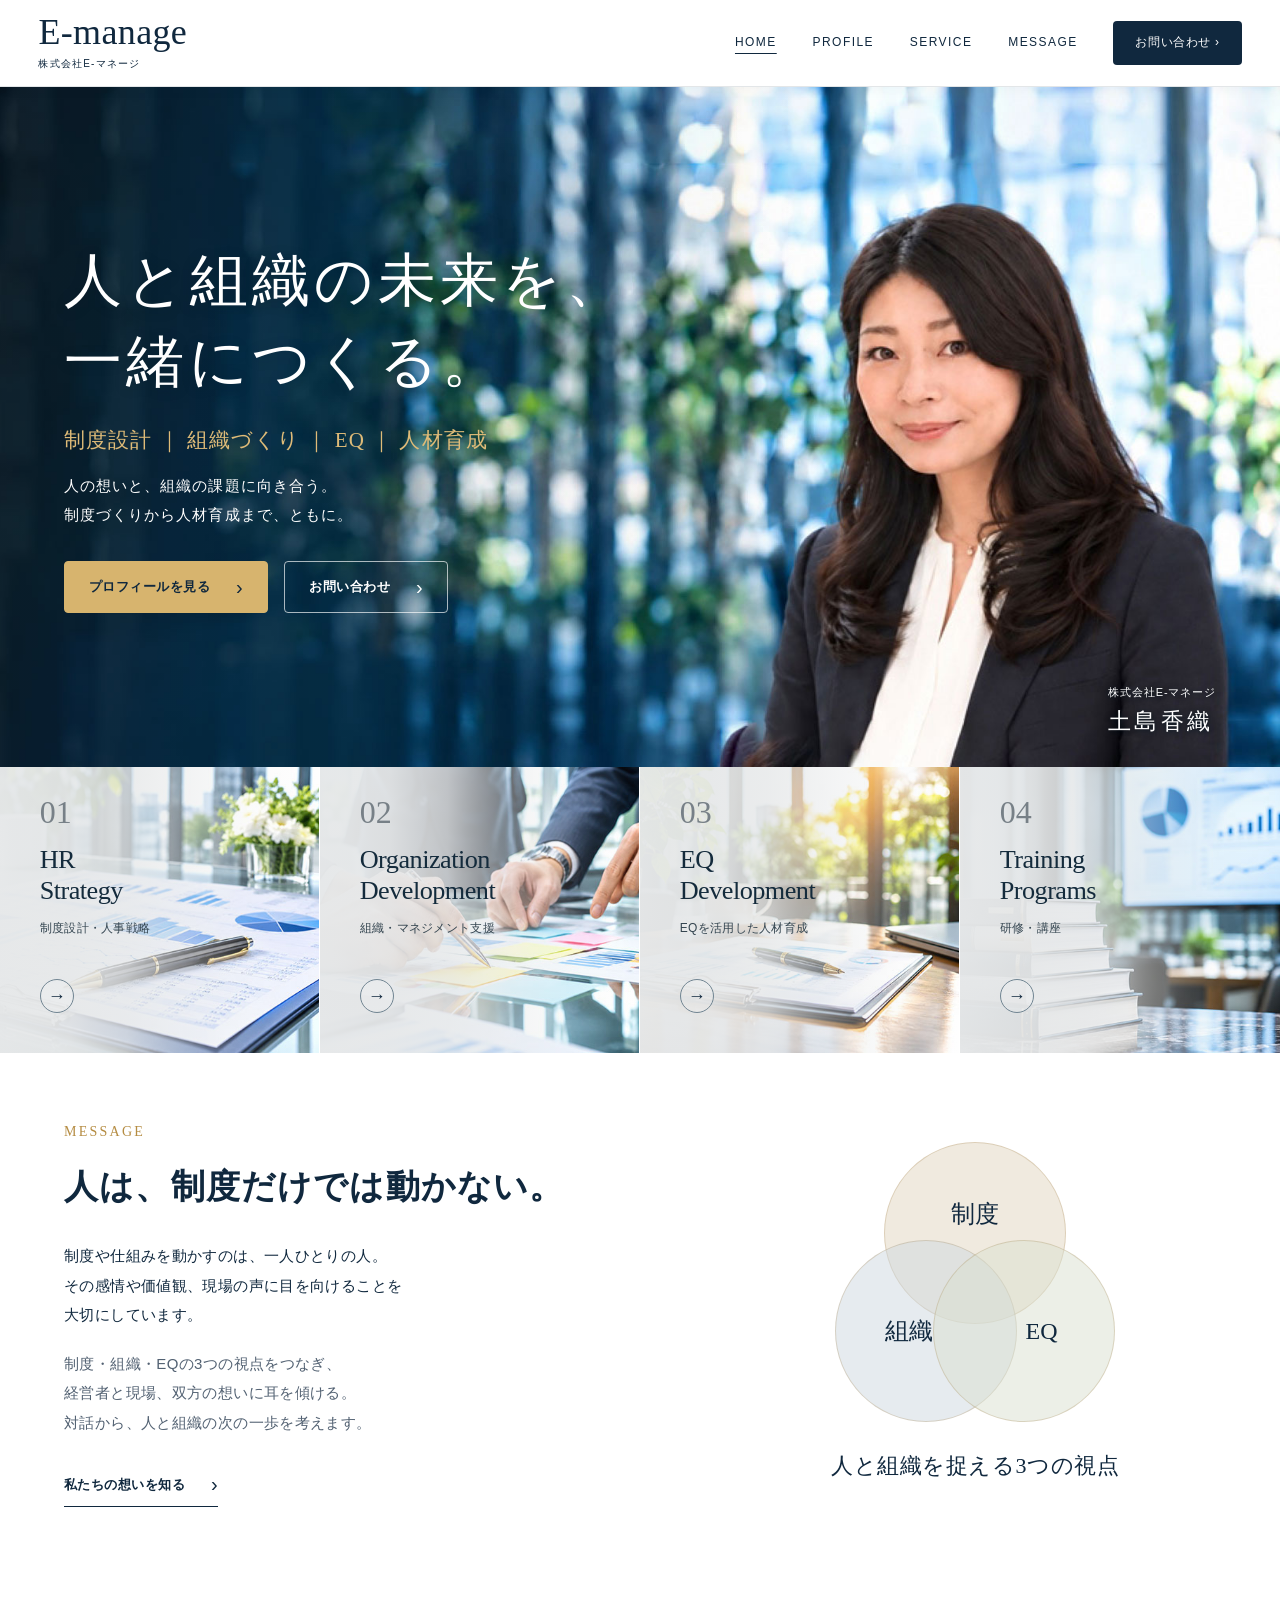
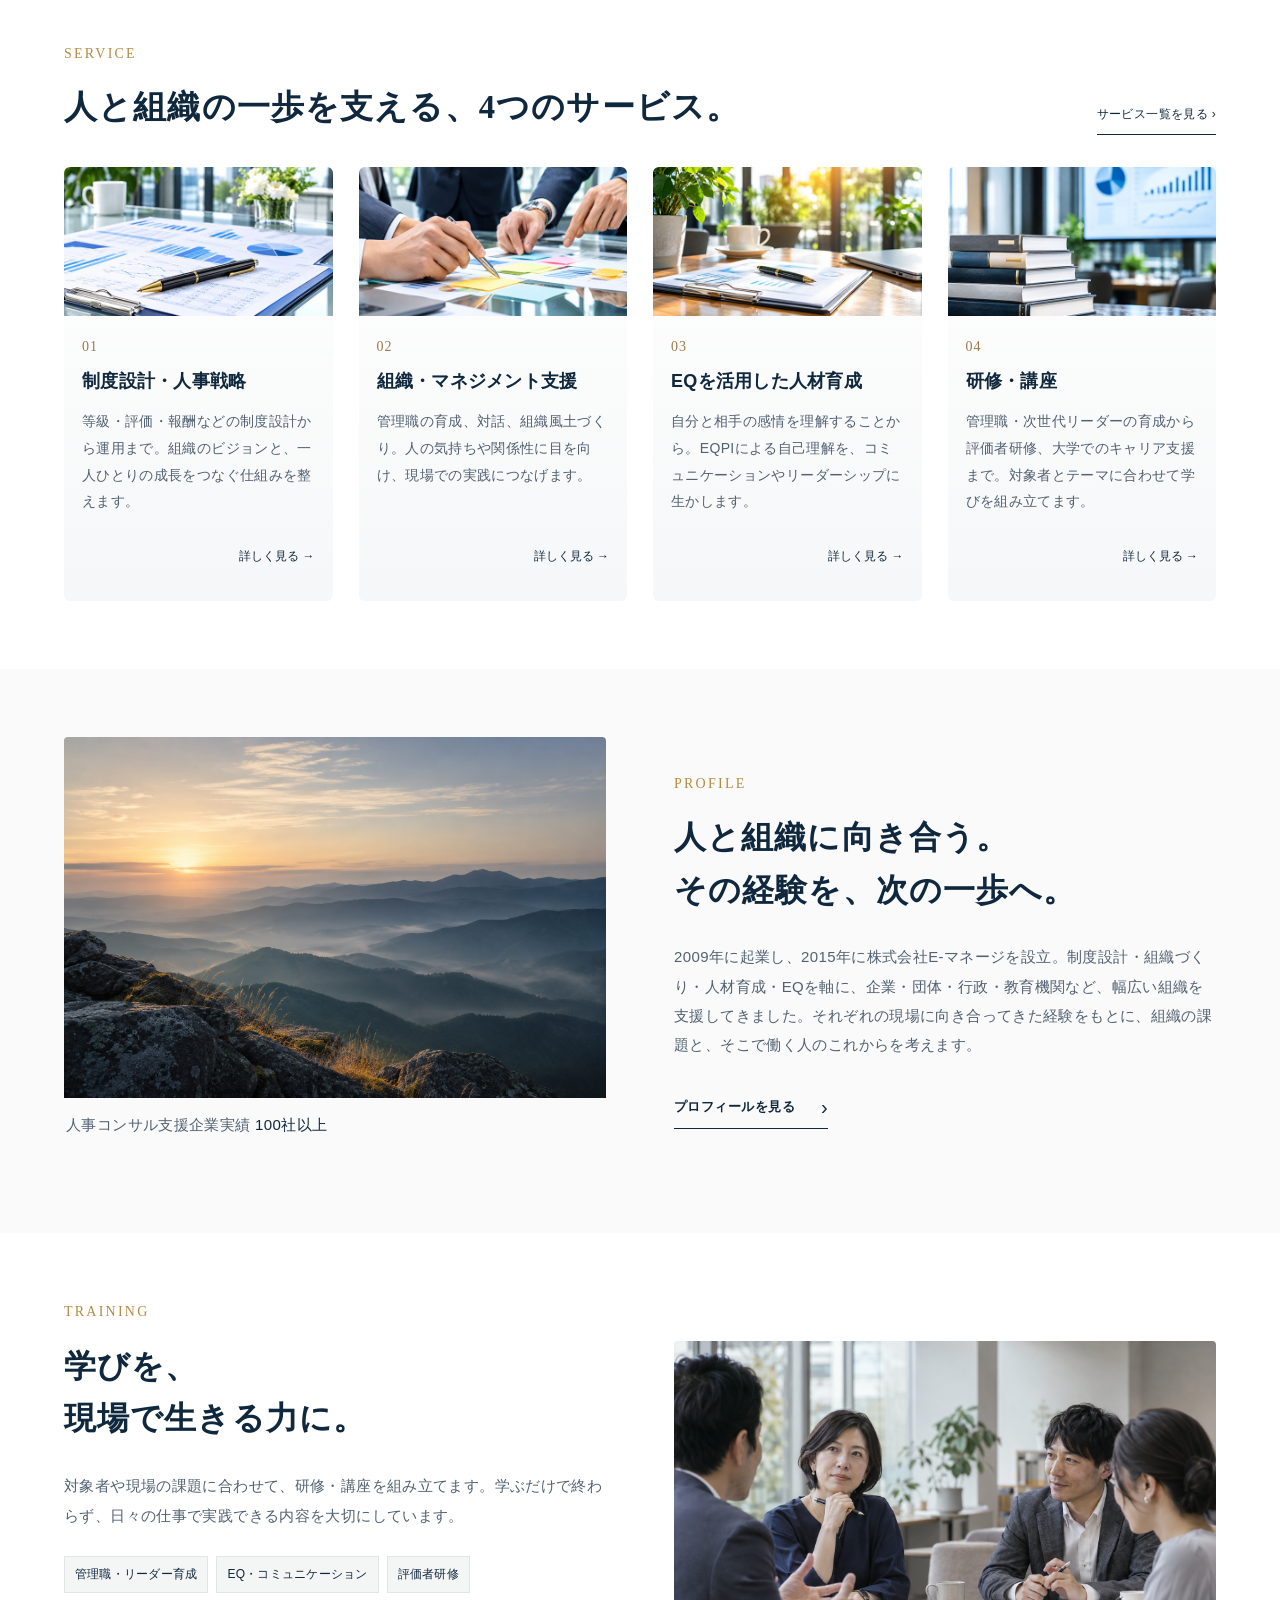
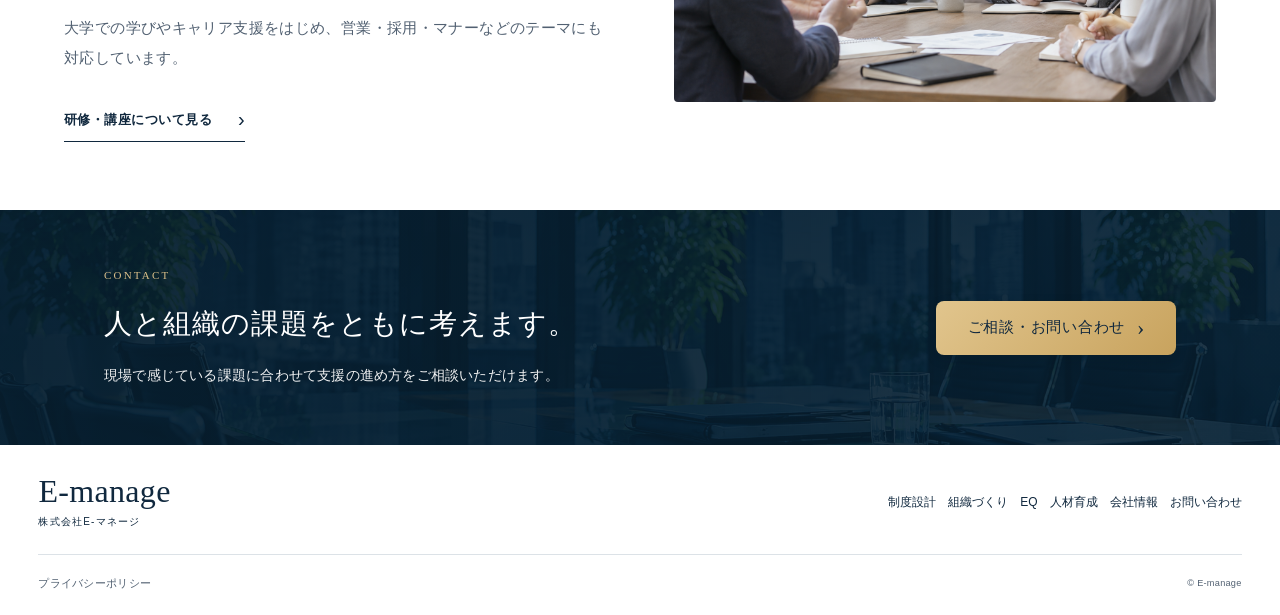
<file: index.html>
<!doctype html><html lang="ja"><head><meta name="description" content="株式会社E-マネージは、制度設計・組織づくり・EQ・人材育成を通じて、人と組織の成長を支援します。"><meta charset="utf-8"><meta name="viewport" content="width=device-width,initial-scale=1"><title>E-manage｜人と組織の未来を、一緒につくる。</title><link rel="stylesheet" href="style.css"></head><body><a class="skip-link" href="#main">本文へ移動</a><div class="site"><header><div class="frame header-frame"><a class="logo" href="index.html">E-manage<small>株式会社E-マネージ</small></a><button class="menu" aria-expanded="false" aria-controls="nav" aria-label="メニューを開く">☰</button><nav id="nav"><a href="index.html">HOME</a><a href="profile.html">PROFILE</a><a href="services.html">SERVICE</a><a href="message.html">MESSAGE</a><a class="nav-contact" href="contact.html">お問い合わせ ›</a></nav></div></header><main id="main"><section class="hero" id="home"><div class="frame hero-frame"><p class="hero-signature"><span>株式会社E-マネージ</span><strong>土島香織</strong></p><div class="hero-content"><h1>人と組織の未来を、<br><span>一緒につくる。</span></h1><p class="keywords">制度設計 ｜ 組織づくり ｜ EQ ｜ 人材育成</p><p class="hero-lead">人の想いと、組織の課題に向き合う。<br>制度づくりから人材育成まで、ともに。</p><div class="actions"><a class="button" href="profile.html">プロフィールを見る <span>›</span></a><a class="button outline" href="contact.html">お問い合わせ <span>›</span></a></div></div></div></section><div class="service-entrance" aria-label="サービスへの入り口"><a class="entrance-item" href="hr-strategy.html"><img src="assets/service1.jpg" alt="" width="600" height="407"><span class="entrance-copy"><span class="entrance-number">01</span><span class="entrance-title" lang="en">HR<br>Strategy</span><span class="entrance-subtitle">制度設計・人事戦略</span><span class="entrance-arrow" aria-hidden="true">→</span></span></a><a class="entrance-item" href="organization.html"><img src="assets/service2.jpg" alt="" width="600" height="407"><span class="entrance-copy"><span class="entrance-number">02</span><span class="entrance-title" lang="en">Organization<br>Development</span><span class="entrance-subtitle">組織・マネジメント支援</span><span class="entrance-arrow" aria-hidden="true">→</span></span></a><a class="entrance-item" href="eq.html"><img src="assets/service3.jpg" alt="" width="600" height="407"><span class="entrance-copy"><span class="entrance-number">03</span><span class="entrance-title" lang="en">EQ<br>Development</span><span class="entrance-subtitle">EQを活用した人材育成</span><span class="entrance-arrow" aria-hidden="true">→</span></span></a><a class="entrance-item" href="training.html"><img src="assets/service4.jpg" alt="" width="600" height="407"><span class="entrance-copy"><span class="entrance-number">04</span><span class="entrance-title" lang="en">Training<br>Programs</span><span class="entrance-subtitle">研修・講座</span><span class="entrance-arrow" aria-hidden="true">→</span></span></a></div><section class="message" id="message"><div class="frame section-frame"><div><p class="eyebrow">MESSAGE</p><h2>人は、制度だけでは動かない。</h2><p class="purpose-lead">制度や仕組みを動かすのは、一人ひとりの人。<br>その感情や価値観、現場の声に目を向けることを<br>大切にしています。</p><p>制度・組織・EQの3つの視点をつなぎ、<br>経営者と現場、双方の想いに耳を傾ける。<br>対話から、人と組織の次の一歩を考えます。</p><a class="button" href="message.html">私たちの想いを知る <span>›</span></a></div><div class="purpose-visual purpose-overlap"><div class="venn" role="img" aria-label="制度・組織・EQの3つの視点を重なり合う円で表現"><span>制度</span><span>組織</span><span>EQ</span></div><h3 class="purpose-diagram-title">人と組織を捉える3つの視点</h3></div></div></section><section class="service" id="service"><div class="frame section-frame"><p class="eyebrow">SERVICE</p><div class="section-heading"><h2>人と組織の一歩を支える、4つのサービス。</h2><a href="services.html">サービス一覧を見る ›</a></div><div class="cards"><article><img src="assets/service1.jpg" alt="" width="600" height="407" loading="lazy"><div class="card-copy"><div class="number">01</div><h3>制度設計・人事戦略</h3><p>等級・評価・報酬などの制度設計から運用まで。組織のビジョンと、一人ひとりの成長をつなぐ仕組みを整えます。</p><a class="more" href="hr-strategy.html">詳しく見る →</a></div></article><article><img src="assets/service2.jpg" alt="" width="600" height="407" loading="lazy"><div class="card-copy"><div class="number">02</div><h3>組織・マネジメント支援</h3><p>管理職の育成、対話、組織風土づくり。人の気持ちや関係性に目を向け、現場での実践につなげます。</p><a class="more" href="organization.html">詳しく見る →</a></div></article><article><img src="assets/service3.jpg" alt="" width="600" height="407" loading="lazy"><div class="card-copy"><div class="number">03</div><h3>EQを活用した人材育成</h3><p>自分と相手の感情を理解することから。EQPIによる自己理解を、コミュニケーションやリーダーシップに生かします。</p><a class="more" href="eq.html">詳しく見る →</a></div></article><article><img src="assets/service4.jpg" alt="" width="600" height="407" loading="lazy"><div class="card-copy"><div class="number">04</div><h3>研修・講座</h3><p>管理職・次世代リーダーの育成から評価者研修、大学でのキャリア支援まで。対象者とテーマに合わせて学びを組み立てます。</p><a class="more" href="training.html">詳しく見る →</a></div></article></div></div></section><section class="profile feature" id="profile"><div class="frame section-frame"><div class="section-photo"><img src="assets/profile-editorial.png" alt="青灰色の山並みに朝の光が差す風景" width="1536" height="1024" loading="lazy"><p class="photo-caption">人事コンサル支援企業実績 <strong>100社以上</strong></p></div><div class="feature-content"><p class="eyebrow">PROFILE</p><h2>人と組織に向き合う。<br>その経験を、次の一歩へ。</h2><p>2009年に起業し、2015年に株式会社E-マネージを設立。<br>制度設計・組織づくり・人材育成・EQを軸に、<br>企業・団体・行政・教育機関など、幅広い組織を支援してきました。<br>それぞれの現場に向き合ってきた経験をもとに、<br>組織の課題と、そこで働く人のこれからを考えます。</p><a class="button" href="profile.html">プロフィールを見る <span>›</span></a></div></div></section><section class="training feature" id="training"><div class="frame section-frame"><div class="section-photo"><img src="assets/training-editorial.png" alt="自然光の入る空間で対話する研修のイメージ" width="1536" height="1024" loading="lazy"></div><div class="feature-content"><p class="eyebrow">TRAINING</p><h2>学びを、<br>現場で生きる力に。</h2><p>対象者や現場の課題に合わせて、研修・講座を組み立てます。学ぶだけで終わらず、日々の仕事で実践できる内容を大切にしています。</p><ul><li>管理職・リーダー育成</li><li>EQ・コミュニケーション</li><li>評価者研修</li></ul><p>大学での学びやキャリア支援をはじめ、営業・採用・マナーなどのテーマにも対応しています。</p><a class="button" href="training.html">研修・講座について見る <span>›</span></a></div></div></section><section class="consultation-cta" id="contact" aria-labelledby="consultation-title"><div class="frame consultation-inner"><div class="consultation-heading"><p class="consultation-kicker" lang="en">CONTACT</p><h2 id="consultation-title">人と組織の課題をともに考えます。</h2><p class="consultation-description">現場で感じている課題に合わせて支援の進め方をご相談いただけます。</p></div><div class="consultation-action"><a class="consultation-button" href="contact.html">ご相談・お問い合わせ <span aria-hidden="true">›</span></a></div></div></section></main><footer><div class="frame footer-frame"><a class="logo" href="index.html">E-manage<small>株式会社E-マネージ</small></a><nav aria-label="フッターナビゲーション"><a href="hr-strategy.html">制度設計</a><i>｜</i><a href="organization.html">組織づくり</a><i>｜</i><a href="eq.html">EQ</a><i>｜</i><a href="training.html">人材育成</a><i>／</i><a href="company.html">会社情報</a><i>／</i><a href="contact.html">お問い合わせ</a></nav><div><a href="privacy.html">プライバシーポリシー</a><small>© E-manage</small></div></div></footer></div><script src="script.js"></script></body></html>
</file>
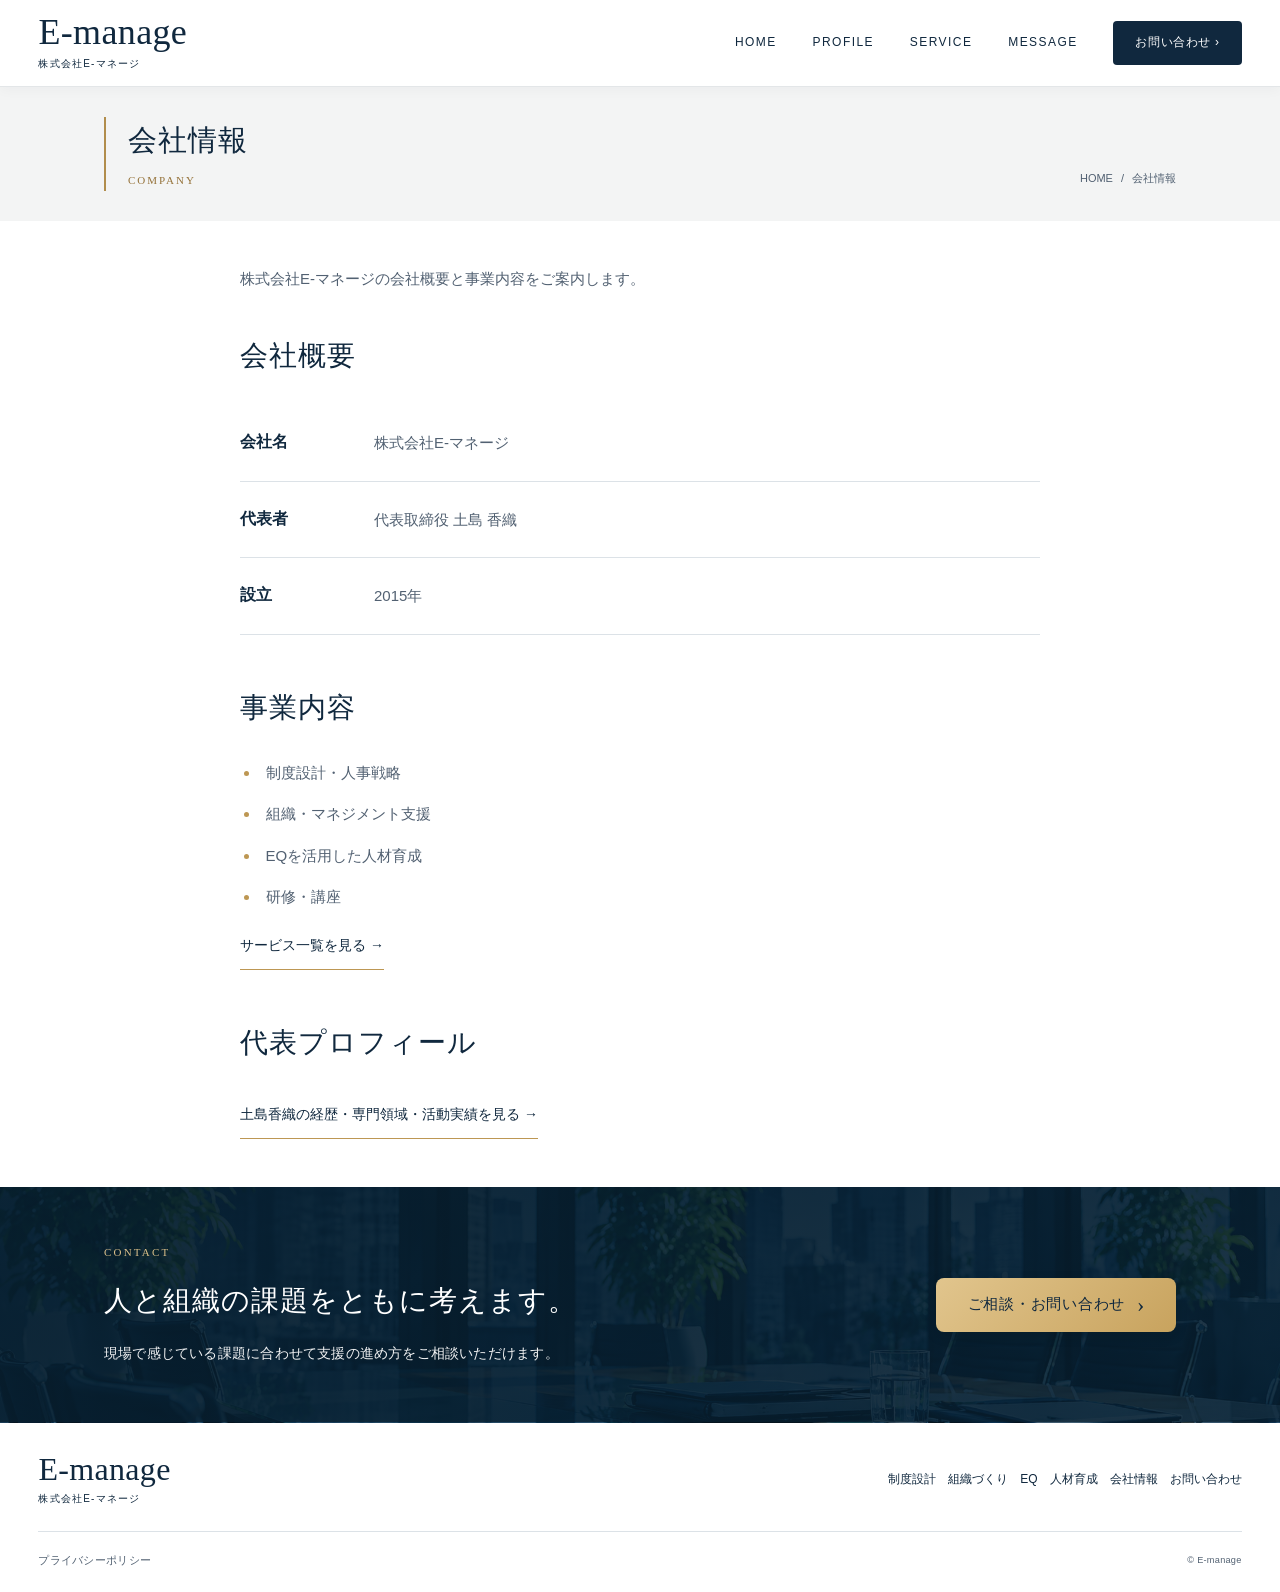
<file: company.html>
<!doctype html><html lang="ja"><head><meta charset="utf-8"><meta name="viewport" content="width=device-width,initial-scale=1"><title>会社情報｜株式会社E-マネージ</title><meta name="description" content="株式会社E-マネージの会社概要と事業内容をご案内します。"><link rel="stylesheet" href="style.css"></head><body class="inner-page"><a class="skip-link" href="#main">本文へ移動</a><div class="site"><header><div class="frame header-frame"><a class="logo" href="index.html">E-manage<small>株式会社E-マネージ</small></a><button class="menu" aria-expanded="false" aria-controls="nav" aria-label="メニューを開く">☰</button><nav id="nav"><a href="index.html">HOME</a><a href="profile.html">PROFILE</a><a href="services.html">SERVICE</a><a href="message.html">MESSAGE</a><a class="nav-contact" href="contact.html">お問い合わせ ›</a></nav></div></header><main id="main"><section class="page-hero" aria-labelledby="page-title"><div class="frame page-title-frame"><div class="page-title-text"><h1 id="page-title">会社情報</h1><p class="page-title-en" lang="en">COMPANY</p></div><nav class="breadcrumbs" aria-label="パンくずリスト"><a href="index.html">HOME</a><span aria-hidden="true"> / </span><span aria-current="page">会社情報</span></nav></div></section><div class="frame detail-frame"><div class="editorial-layout company-layout"><div class="detail-content"><p class="page-introduction">株式会社E-マネージの会社概要と事業内容をご案内します。</p><section class="detail-section" id="content-1"><h2>会社概要</h2><dl class="facts"><div><dt>会社名</dt><dd>株式会社E-マネージ</dd></div><div><dt>代表者</dt><dd>代表取締役 土島 香織</dd></div><div><dt>設立</dt><dd>2015年</dd></div></dl></section><section class="detail-section" id="content-2"><h2>事業内容</h2><ul class="detail-list"><li>制度設計・人事戦略</li><li>組織・マネジメント支援</li><li>EQを活用した人材育成</li><li>研修・講座</li></ul><a class="text-link" href="services.html">サービス一覧を見る →</a></section><section class="detail-section" id="content-3"><h2>代表プロフィール</h2><a class="text-link" href="profile.html">土島香織の経歴・専門領域・活動実績を見る →</a></section></div></div></div><section class="consultation-cta" id="consultation" aria-labelledby="consultation-title"><div class="frame consultation-inner"><div class="consultation-heading"><p class="consultation-kicker" lang="en">CONTACT</p><h2 id="consultation-title">人と組織の課題をともに考えます。</h2><p class="consultation-description">現場で感じている課題に合わせて支援の進め方をご相談いただけます。</p></div><div class="consultation-action"><a class="consultation-button" href="contact.html">ご相談・お問い合わせ <span aria-hidden="true">›</span></a></div></div></section></main><footer><div class="frame footer-frame"><a class="logo" href="index.html">E-manage<small>株式会社E-マネージ</small></a><nav aria-label="フッターナビゲーション"><a href="hr-strategy.html">制度設計</a><i>｜</i><a href="organization.html">組織づくり</a><i>｜</i><a href="eq.html">EQ</a><i>｜</i><a href="training.html">人材育成</a><i>／</i><a href="company.html">会社情報</a><i>／</i><a href="contact.html">お問い合わせ</a></nav><div><a href="privacy.html">プライバシーポリシー</a><small>© E-manage</small></div></div></footer></div><script src="script.js"></script></body></html>
</file>
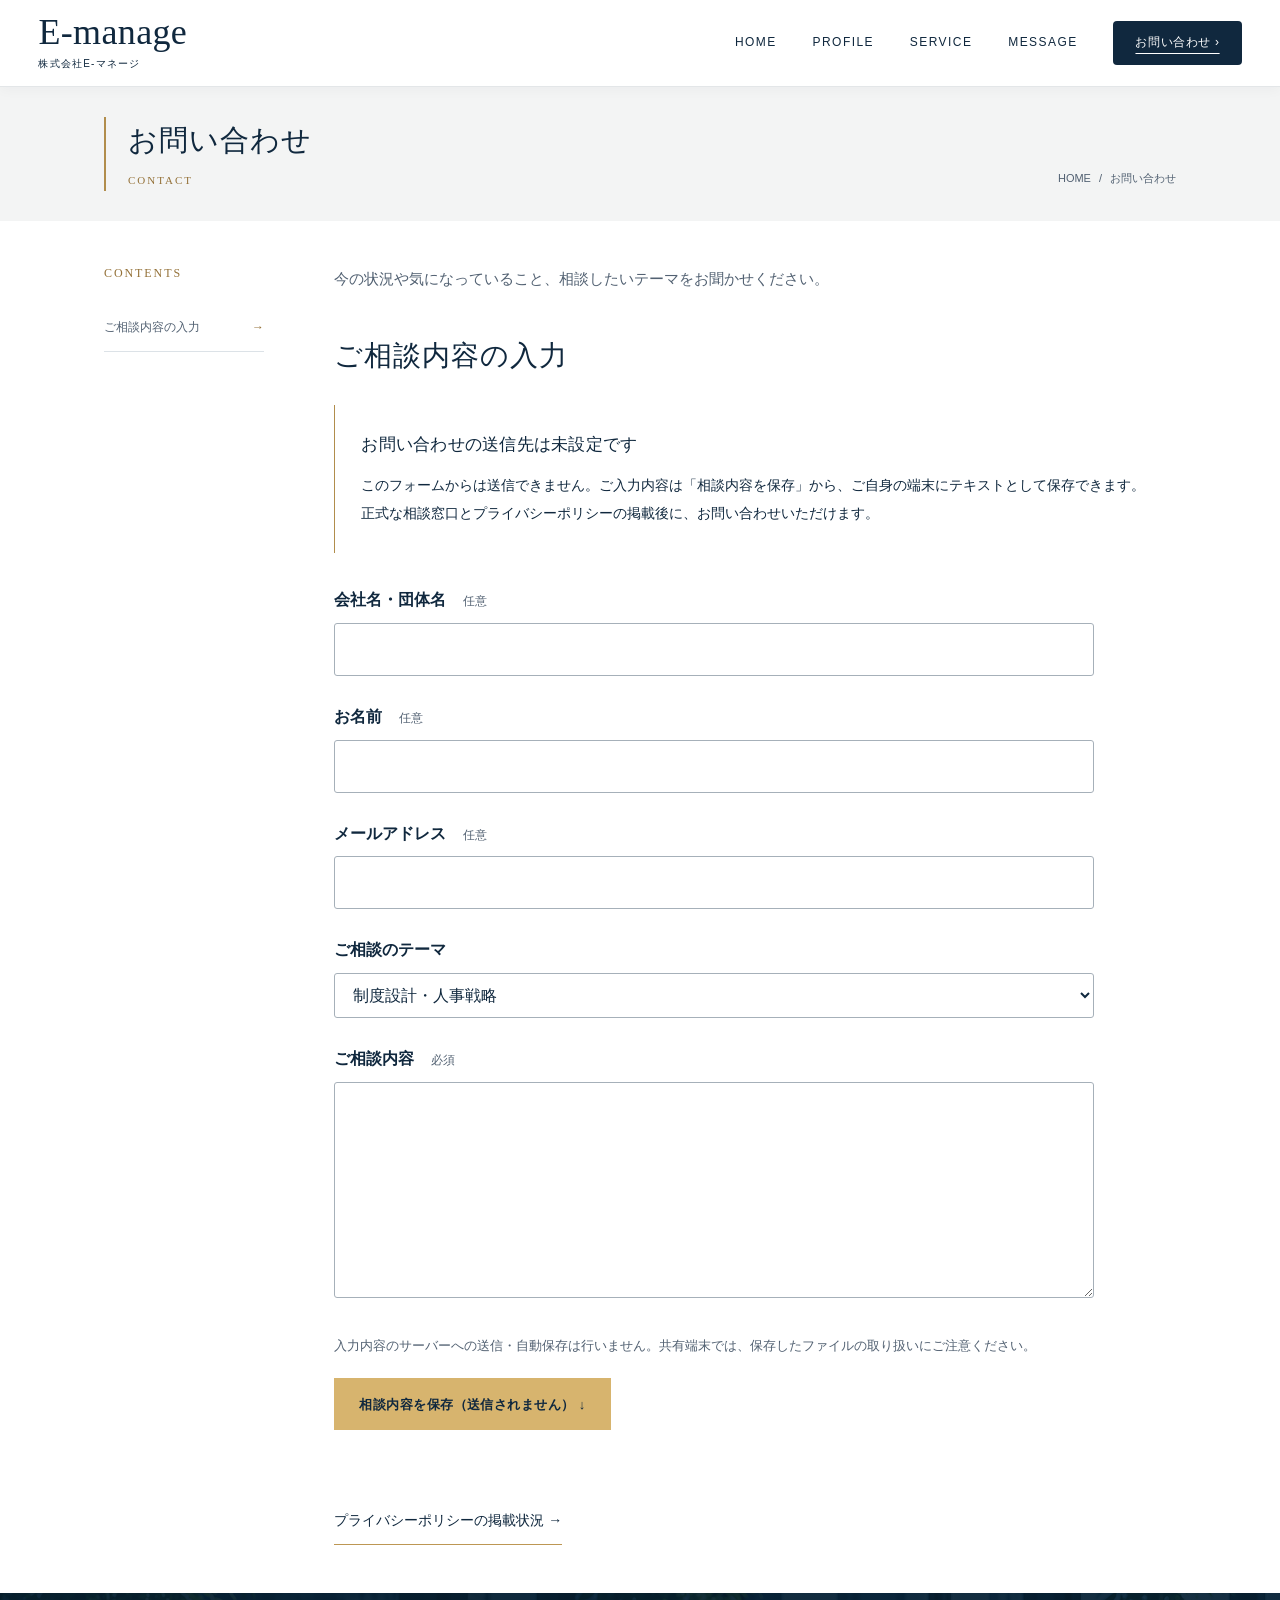
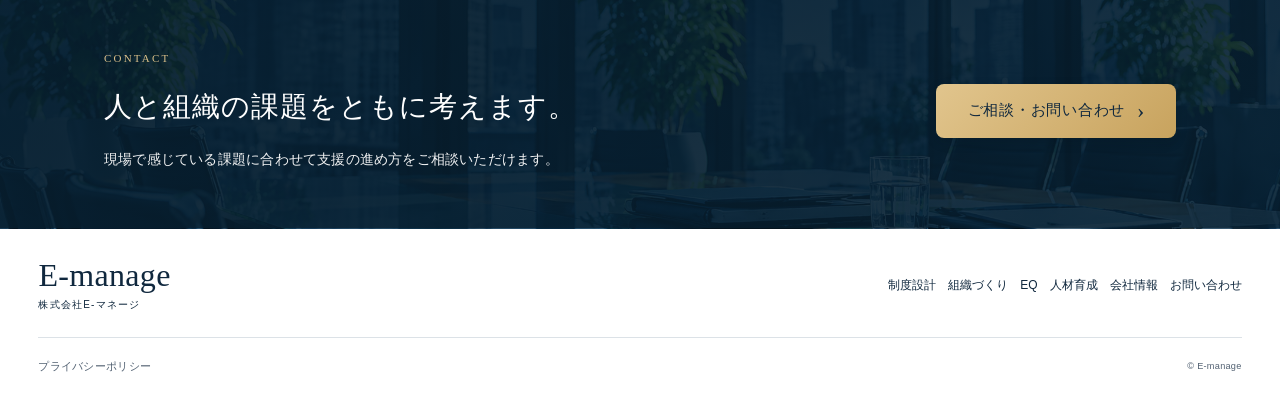
<file: contact.html>
<!doctype html><html lang="ja"><head><meta charset="utf-8"><meta name="viewport" content="width=device-width,initial-scale=1"><title>お問い合わせ｜株式会社E-マネージ</title><meta name="description" content="今の状況や気になっていること、相談したいテーマをお聞かせください。"><link rel="stylesheet" href="style.css"></head><body class="inner-page"><a class="skip-link" href="#main">本文へ移動</a><div class="site"><header><div class="frame header-frame"><a class="logo" href="index.html">E-manage<small>株式会社E-マネージ</small></a><button class="menu" aria-expanded="false" aria-controls="nav" aria-label="メニューを開く">☰</button><nav id="nav"><a href="index.html">HOME</a><a href="profile.html">PROFILE</a><a href="services.html">SERVICE</a><a href="message.html">MESSAGE</a><a class="nav-contact" href="contact.html">お問い合わせ ›</a></nav></div></header><main id="main"><section class="page-hero" aria-labelledby="page-title"><div class="frame page-title-frame"><div class="page-title-text"><h1 id="page-title">お問い合わせ</h1><p class="page-title-en" lang="en">CONTACT</p></div><nav class="breadcrumbs" aria-label="パンくずリスト"><a href="index.html">HOME</a><span aria-hidden="true"> / </span><span aria-current="page">お問い合わせ</span></nav></div></section><div class="frame detail-frame"><div class="editorial-layout"><aside class="page-index"><nav aria-label="ページ内目次"><p class="eyebrow">CONTENTS</p><a href="#content-1">ご相談内容の入力<span aria-hidden="true">→</span></a></nav></aside><div class="detail-content"><p class="page-introduction">今の状況や気になっていること、相談したいテーマをお聞かせください。</p><section class="detail-section" id="content-1"><h2>ご相談内容の入力</h2><div class="notice"><h3>お問い合わせの送信先は未設定です</h3><p>このフォームからは送信できません。ご入力内容は「相談内容を保存」から、ご自身の端末にテキストとして保存できます。正式な相談窓口とプライバシーポリシーの掲載後に、お問い合わせいただけます。</p></div><form id="inquiry-form"><div class="form-row"><label for="company">会社名・団体名 <span>任意</span></label><input id="company" name="company" autocomplete="organization" maxlength="200"></div><div class="form-row"><label for="name">お名前 <span>任意</span></label><input id="name" name="name" autocomplete="name" maxlength="100"></div><div class="form-row"><label for="email">メールアドレス <span>任意</span></label><input id="email" name="email" type="email" autocomplete="email" maxlength="254"></div><div class="form-row"><label for="topic">ご相談のテーマ</label><select id="topic" name="topic"><option>制度設計・人事戦略</option><option>組織・マネジメント支援</option><option>EQを活用した人材育成</option><option>研修・講座</option><option>その他・まだ整理できていない</option></select></div><div class="form-row"><label for="message">ご相談内容 <span>必須</span></label><textarea id="message" name="message" rows="7" maxlength="10000" required></textarea></div><p class="note">入力内容のサーバーへの送信・自動保存は行いません。共有端末では、保存したファイルの取り扱いにご注意ください。</p><button class="button" type="submit">相談内容を保存（送信されません） ↓</button><p id="form-status" role="status" aria-live="polite"></p></form></section><a class="text-link" href="privacy.html">プライバシーポリシーの掲載状況 →</a></div></div></div><section class="consultation-cta" id="consultation" aria-labelledby="consultation-title"><div class="frame consultation-inner"><div class="consultation-heading"><p class="consultation-kicker" lang="en">CONTACT</p><h2 id="consultation-title">人と組織の課題をともに考えます。</h2><p class="consultation-description">現場で感じている課題に合わせて支援の進め方をご相談いただけます。</p></div><div class="consultation-action"><a class="consultation-button" href="#inquiry-form">ご相談・お問い合わせ <span aria-hidden="true">›</span></a></div></div></section></main><footer><div class="frame footer-frame"><a class="logo" href="index.html">E-manage<small>株式会社E-マネージ</small></a><nav aria-label="フッターナビゲーション"><a href="hr-strategy.html">制度設計</a><i>｜</i><a href="organization.html">組織づくり</a><i>｜</i><a href="eq.html">EQ</a><i>｜</i><a href="training.html">人材育成</a><i>／</i><a href="company.html">会社情報</a><i>／</i><a href="contact.html">お問い合わせ</a></nav><div><a href="privacy.html">プライバシーポリシー</a><small>© E-manage</small></div></div></footer></div><script src="script.js"></script></body></html>
</file>
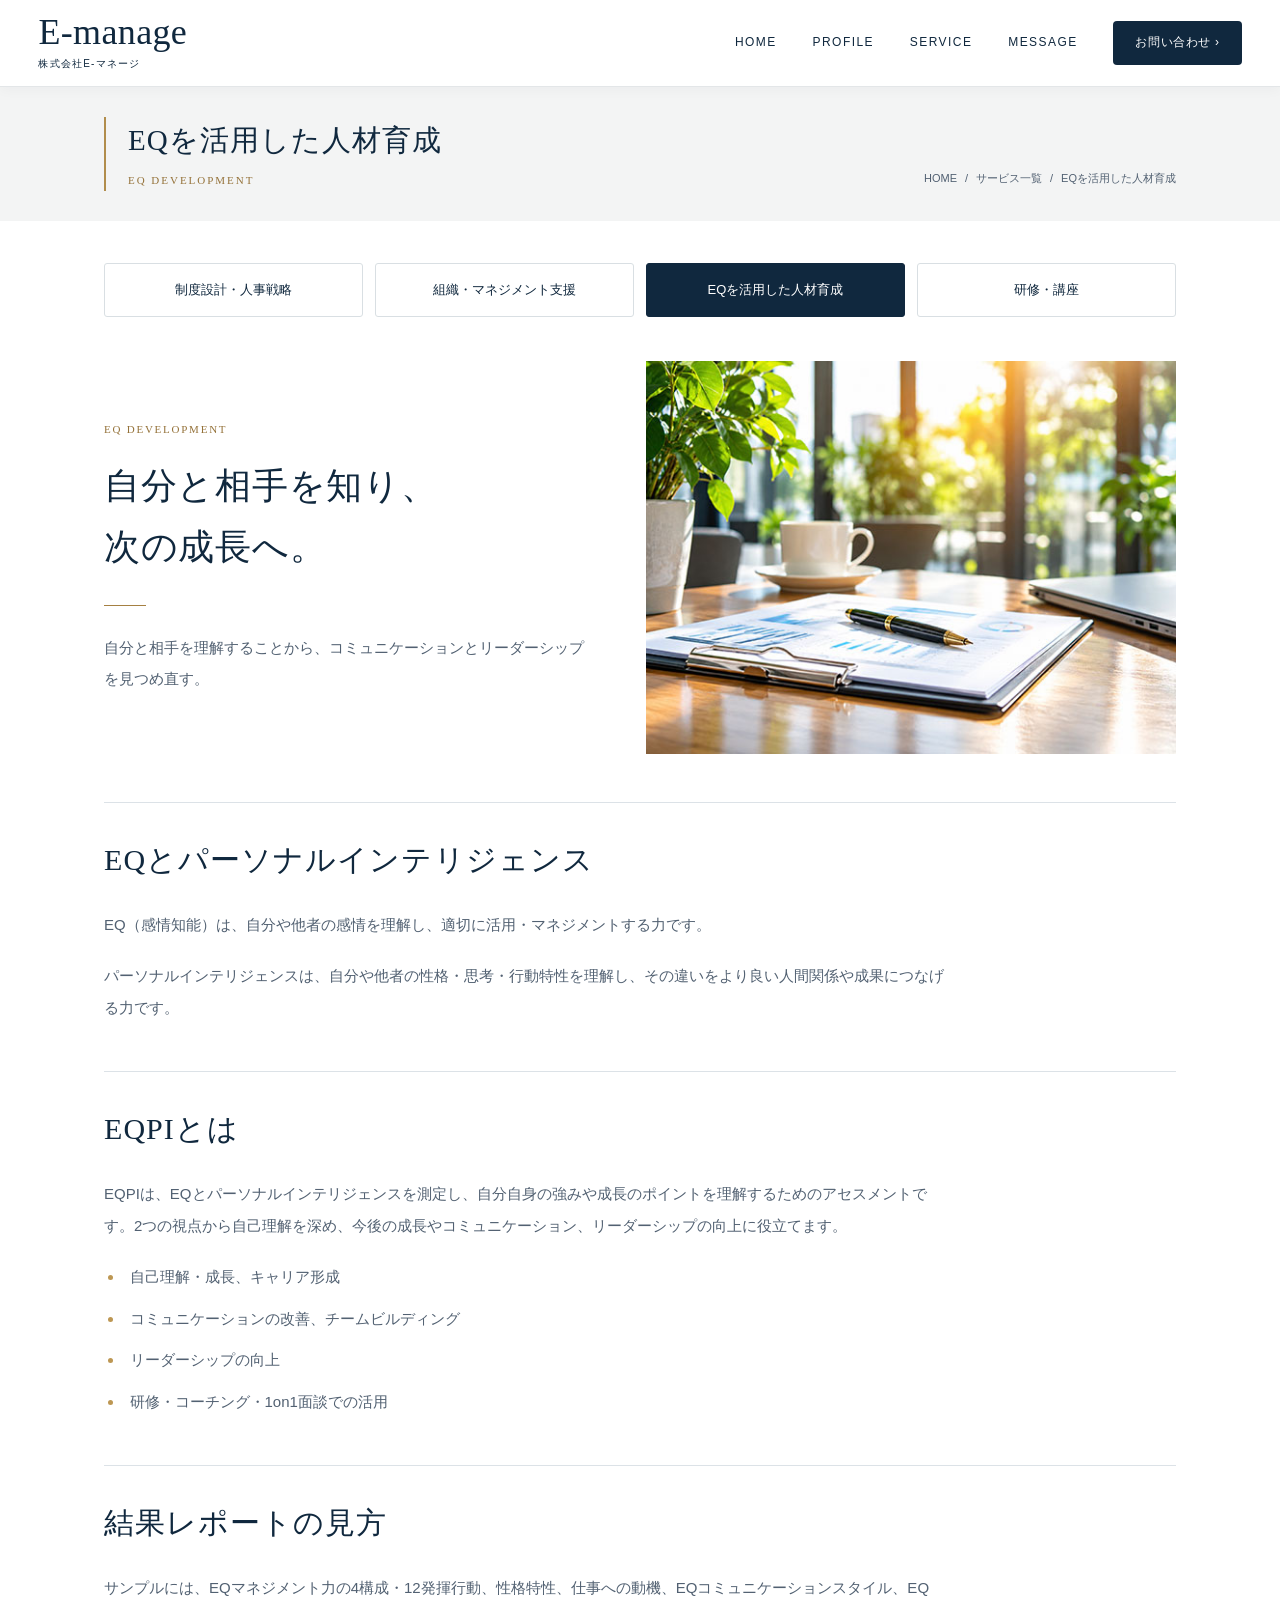
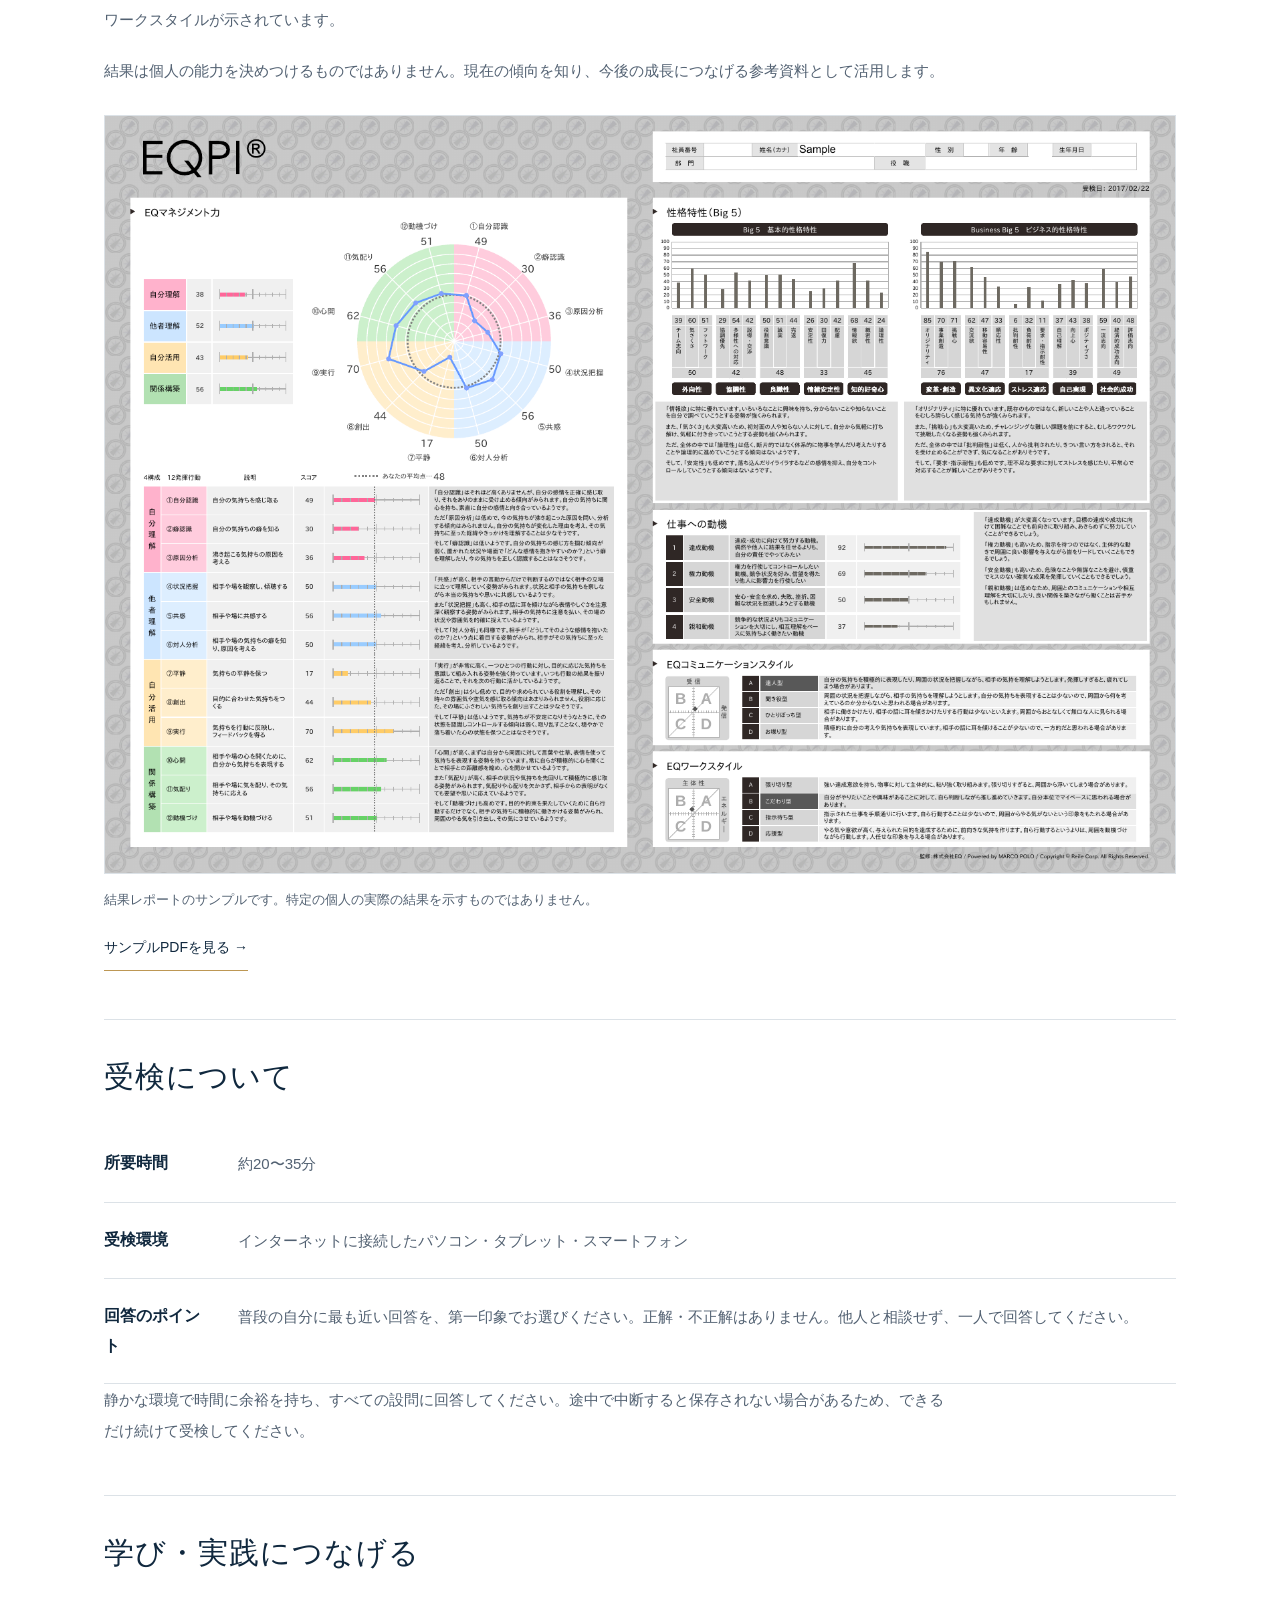
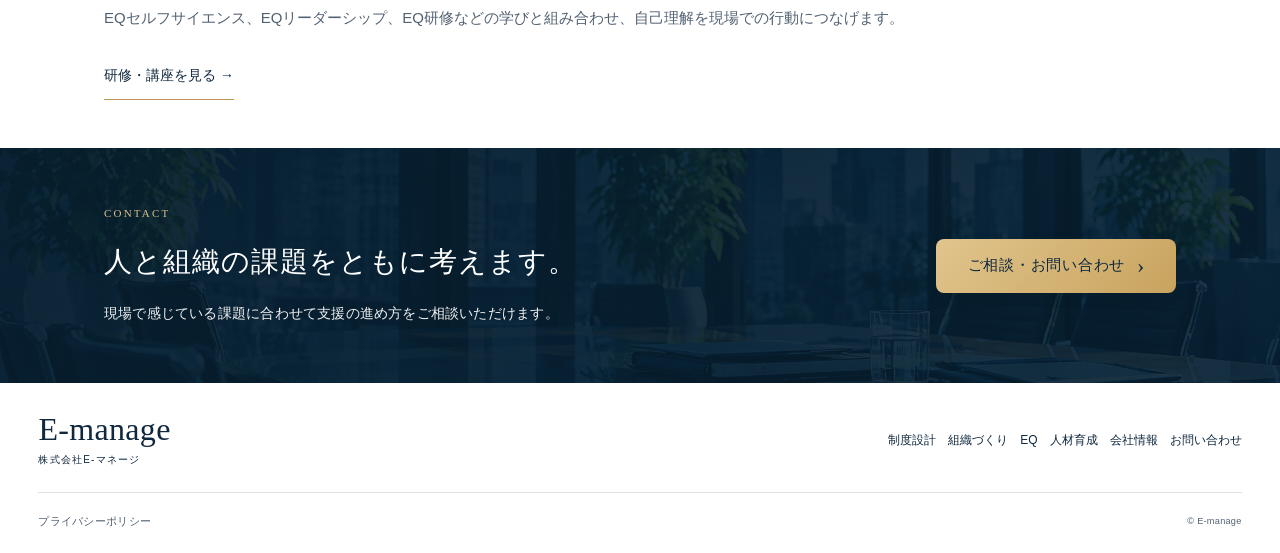
<file: eq.html>
<!doctype html><html lang="ja"><head><meta charset="utf-8"><meta name="viewport" content="width=device-width,initial-scale=1"><title>EQを活用した人材育成｜株式会社E-マネージ</title><meta name="description" content="自分と相手を理解することから、コミュニケーションとリーダーシップを見つめ直す。"><link rel="stylesheet" href="style.css"></head><body class="inner-page service-editorial-page"><a class="skip-link" href="#main">本文へ移動</a><div class="site"><header><div class="frame header-frame"><a class="logo" href="index.html">E-manage<small>株式会社E-マネージ</small></a><button class="menu" aria-expanded="false" aria-controls="nav" aria-label="メニューを開く">☰</button><nav id="nav"><a href="index.html">HOME</a><a href="profile.html">PROFILE</a><a href="services.html">SERVICE</a><a href="message.html">MESSAGE</a><a class="nav-contact" href="contact.html">お問い合わせ ›</a></nav></div></header><main id="main"><section class="page-hero" aria-labelledby="page-title"><div class="frame page-title-frame"><div class="page-title-text"><h1 id="page-title"><span>EQを活用した</span><span>人材育成</span></h1><p class="page-title-en" lang="en">EQ DEVELOPMENT</p></div><nav class="breadcrumbs" aria-label="パンくずリスト"><a href="index.html">HOME</a><span aria-hidden="true"> / </span><a href="services.html">サービス一覧</a><span aria-hidden="true"> / </span><span aria-current="page">EQを活用した人材育成</span></nav></div></section><div class="frame detail-frame"><nav class="service-top-menu" aria-label="サービスメニュー"><a href="hr-strategy.html">制度設計・人事戦略</a><a href="organization.html">組織・マネジメント支援</a><a href="eq.html" aria-current="page">EQを活用した人材育成</a><a href="training.html">研修・講座</a></nav><div class="editorial-layout service-editorial-layout"><div class="detail-content"><section class="service-editorial-intro" id="content-1"><div><p class="service-editorial-kicker">EQ DEVELOPMENT</p><h2><span>自分と相手を知り、</span><span>次の成長へ。</span></h2><div class="training-gold-rule" aria-hidden="true"></div><p>自分と相手を理解することから、コミュニケーションとリーダーシップを見つめ直す。</p></div><figure><img src="assets/service3.jpg" alt="EQを活用した人材育成のイメージ" width="600" height="407"></figure></section><section class="detail-section service-editorial-opening"><h2>EQとパーソナルインテリジェンス</h2><p>EQ（感情知能）は、自分や他者の感情を理解し、適切に活用・マネジメントする力です。</p><p>パーソナルインテリジェンスは、自分や他者の性格・思考・行動特性を理解し、その違いをより良い人間関係や成果につなげる力です。</p></section><section class="detail-section" id="content-2"><h2>EQPIとは</h2><p>EQPIは、EQとパーソナルインテリジェンスを測定し、自分自身の強みや成長のポイントを理解するためのアセスメントです。2つの視点から自己理解を深め、今後の成長やコミュニケーション、リーダーシップの向上に役立てます。</p><ul class="detail-list"><li>自己理解・成長、キャリア形成</li><li>コミュニケーションの改善、チームビルディング</li><li>リーダーシップの向上</li><li>研修・コーチング・1on1面談での活用</li></ul></section><section class="detail-section" id="content-3"><h2>結果レポートの見方</h2><p>サンプルには、EQマネジメント力の4構成・12発揮行動、性格特性、仕事への動機、EQコミュニケーションスタイル、EQワークスタイルが示されています。</p><p>結果は個人の能力を決めつけるものではありません。現在の傾向を知り、今後の成長につなげる参考資料として活用します。</p><figure class="report-figure"><a href="assets/EQPIsample.pdf" aria-label="EQPI結果レポートのサンプルPDFを開く"><img src="assets/eqpi-sample.png" alt="EQPI結果レポートのサンプル。EQマネジメント力、性格特性、仕事への動機などを表示" width="1600" height="1132" loading="lazy"></a><figcaption>結果レポートのサンプルです。特定の個人の実際の結果を示すものではありません。</figcaption></figure><a class="text-link" href="assets/EQPIsample.pdf">サンプルPDFを見る →</a></section><section class="detail-section" id="content-4"><h2>受検について</h2><dl class="facts"><div><dt>所要時間</dt><dd>約20〜35分</dd></div><div><dt>受検環境</dt><dd>インターネットに接続したパソコン・タブレット・スマートフォン</dd></div><div><dt>回答のポイント</dt><dd>普段の自分に最も近い回答を、第一印象でお選びください。正解・不正解はありません。他人と相談せず、一人で回答してください。</dd></div></dl><p>静かな環境で時間に余裕を持ち、すべての設問に回答してください。途中で中断すると保存されない場合があるため、できるだけ続けて受検してください。</p></section><section class="detail-section" id="content-5"><h2>学び・実践につなげる</h2><p>EQセルフサイエンス、EQリーダーシップ、EQ研修などの学びと組み合わせ、自己理解を現場での行動につなげます。</p><a class="text-link" href="training.html">研修・講座を見る →</a></section></div></div></div><section class="consultation-cta" id="consultation" aria-labelledby="consultation-title"><div class="frame consultation-inner"><div class="consultation-heading"><p class="consultation-kicker" lang="en">CONTACT</p><h2 id="consultation-title">人と組織の課題をともに考えます。</h2><p class="consultation-description">現場で感じている課題に合わせて支援の進め方をご相談いただけます。</p></div><div class="consultation-action"><a class="consultation-button" href="contact.html">ご相談・お問い合わせ <span aria-hidden="true">›</span></a></div></div></section></main><footer><div class="frame footer-frame"><a class="logo" href="index.html">E-manage<small>株式会社E-マネージ</small></a><nav aria-label="フッターナビゲーション"><a href="hr-strategy.html">制度設計</a><i>｜</i><a href="organization.html">組織づくり</a><i>｜</i><a href="eq.html">EQ</a><i>｜</i><a href="training.html">人材育成</a><i>／</i><a href="company.html">会社情報</a><i>／</i><a href="contact.html">お問い合わせ</a></nav><div><a href="privacy.html">プライバシーポリシー</a><small>© E-manage</small></div></div></footer></div><script src="script.js"></script></body></html>
</file>
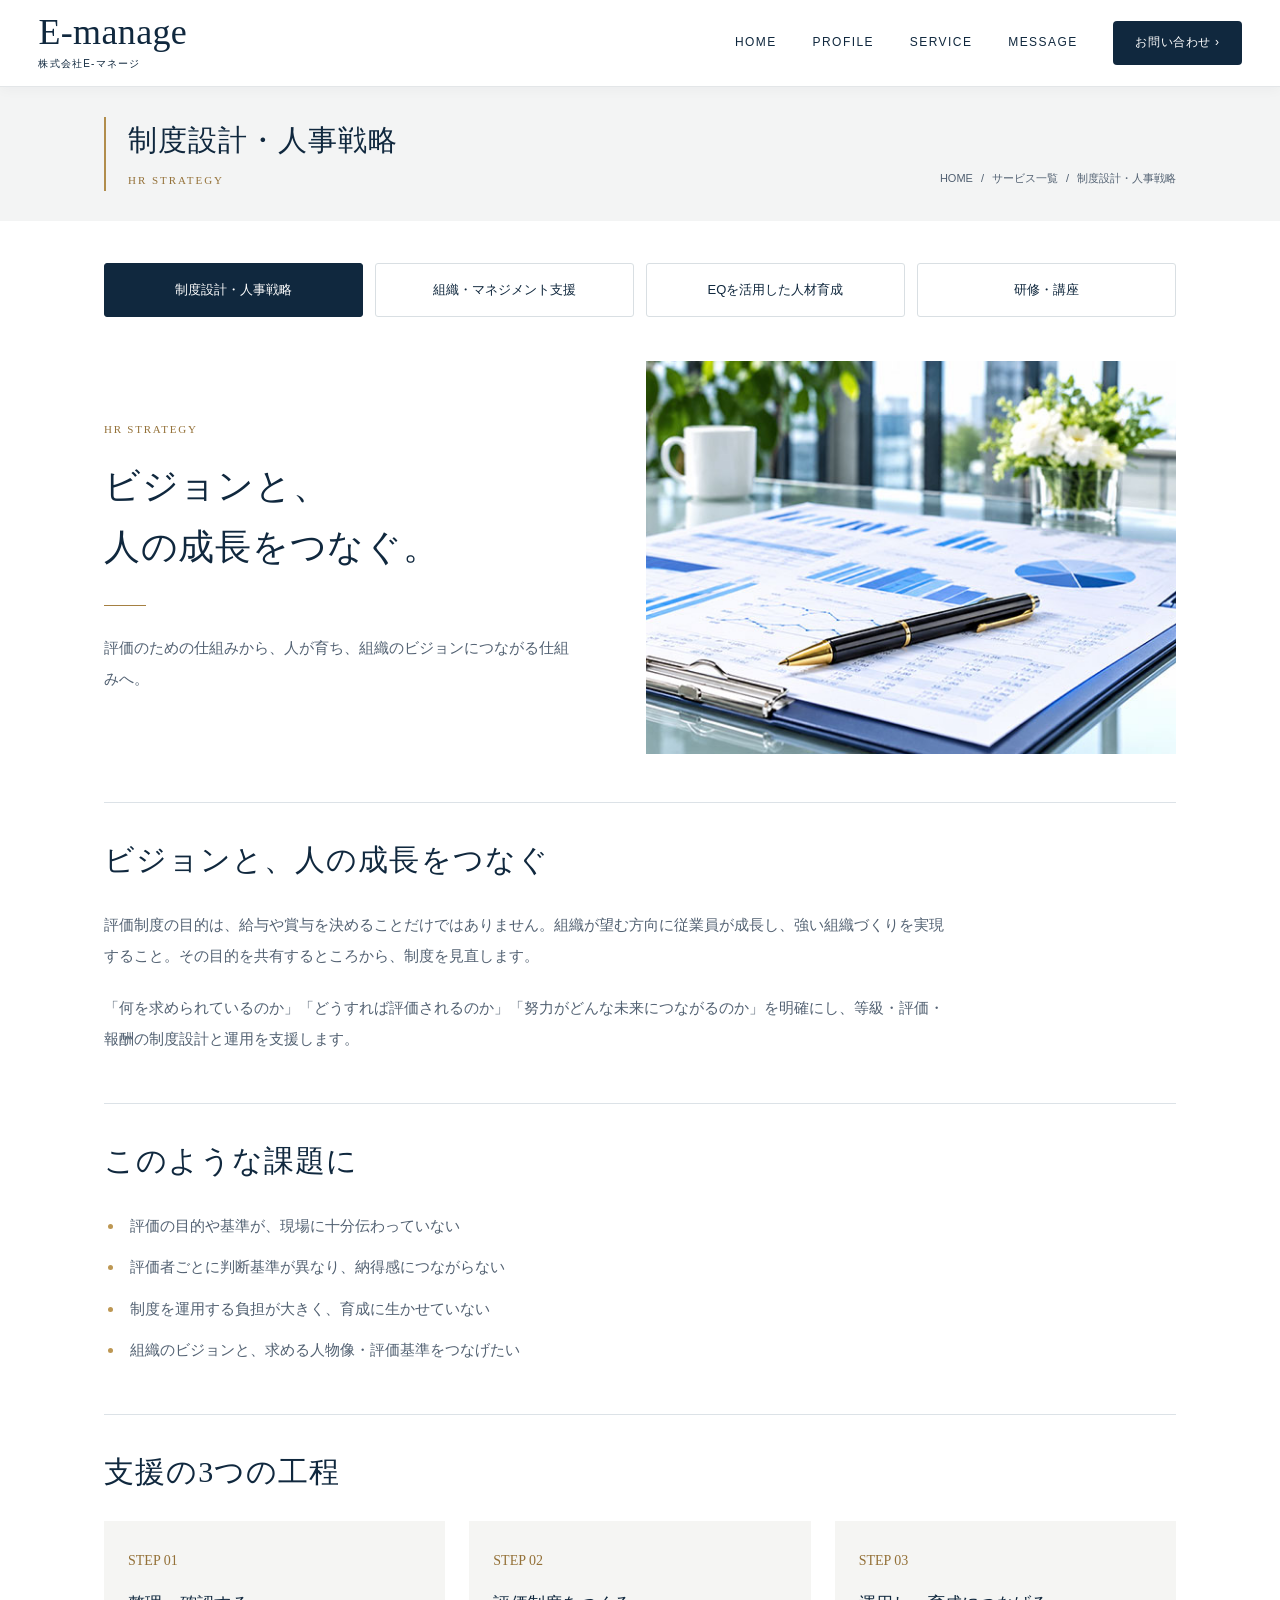
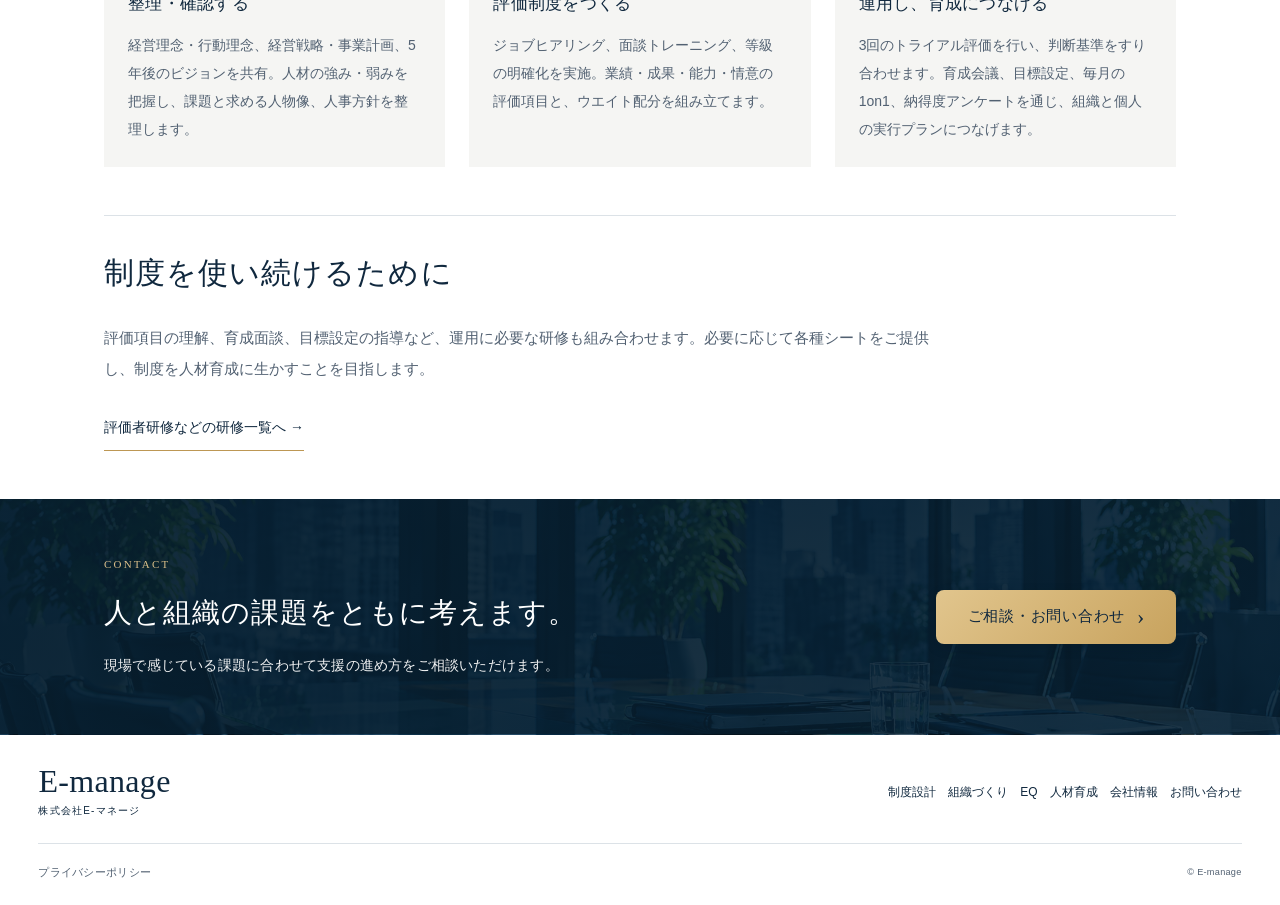
<file: hr-strategy.html>
<!doctype html><html lang="ja"><head><meta charset="utf-8"><meta name="viewport" content="width=device-width,initial-scale=1"><title>制度設計・人事戦略｜株式会社E-マネージ</title><meta name="description" content="評価のための仕組みから、人が育ち、組織のビジョンにつながる仕組みへ。"><link rel="stylesheet" href="style.css"></head><body class="inner-page service-editorial-page"><a class="skip-link" href="#main">本文へ移動</a><div class="site"><header><div class="frame header-frame"><a class="logo" href="index.html">E-manage<small>株式会社E-マネージ</small></a><button class="menu" aria-expanded="false" aria-controls="nav" aria-label="メニューを開く">☰</button><nav id="nav"><a href="index.html">HOME</a><a href="profile.html">PROFILE</a><a href="services.html">SERVICE</a><a href="message.html">MESSAGE</a><a class="nav-contact" href="contact.html">お問い合わせ ›</a></nav></div></header><main id="main"><section class="page-hero" aria-labelledby="page-title"><div class="frame page-title-frame"><div class="page-title-text"><h1 id="page-title"><span>制度設計・</span><span>人事戦略</span></h1><p class="page-title-en" lang="en">HR STRATEGY</p></div><nav class="breadcrumbs" aria-label="パンくずリスト"><a href="index.html">HOME</a><span aria-hidden="true"> / </span><a href="services.html">サービス一覧</a><span aria-hidden="true"> / </span><span aria-current="page">制度設計・人事戦略</span></nav></div></section><div class="frame detail-frame"><nav class="service-top-menu" aria-label="サービスメニュー"><a href="hr-strategy.html" aria-current="page">制度設計・人事戦略</a><a href="organization.html">組織・マネジメント支援</a><a href="eq.html">EQを活用した人材育成</a><a href="training.html">研修・講座</a></nav><div class="editorial-layout service-editorial-layout"><div class="detail-content"><section class="service-editorial-intro" id="content-1"><div><p class="service-editorial-kicker">HR STRATEGY</p><h2><span>ビジョンと、</span><span>人の成長をつなぐ。</span></h2><div class="training-gold-rule" aria-hidden="true"></div><p>評価のための仕組みから、人が育ち、組織のビジョンにつながる仕組みへ。</p></div><figure><img src="assets/service1.jpg" alt="制度設計・人事戦略のイメージ" width="600" height="407"></figure></section><section class="detail-section service-editorial-opening"><h2>ビジョンと、人の成長をつなぐ</h2><p>評価制度の目的は、給与や賞与を決めることだけではありません。組織が望む方向に従業員が成長し、強い組織づくりを実現すること。その目的を共有するところから、制度を見直します。</p><p>「何を求められているのか」「どうすれば評価されるのか」「努力がどんな未来につながるのか」を明確にし、等級・評価・報酬の制度設計と運用を支援します。</p></section><section class="detail-section" id="content-2"><h2>このような課題に</h2><ul class="detail-list"><li>評価の目的や基準が、現場に十分伝わっていない</li><li>評価者ごとに判断基準が異なり、納得感につながらない</li><li>制度を運用する負担が大きく、育成に生かせていない</li><li>組織のビジョンと、求める人物像・評価基準をつなげたい</li></ul></section><section class="detail-section" id="content-3"><h2>支援の3つの工程</h2><ol class="steps"><li><span>STEP 01</span><h3>整理・確認する</h3><p>経営理念・行動理念、経営戦略・事業計画、5年後のビジョンを共有。人材の強み・弱みを把握し、課題と求める人物像、人事方針を整理します。</p></li><li><span>STEP 02</span><h3>評価制度をつくる</h3><p>ジョブヒアリング、面談トレーニング、等級の明確化を実施。業績・成果・能力・情意の評価項目と、ウエイト配分を組み立てます。</p></li><li><span>STEP 03</span><h3>運用し、育成につなげる</h3><p>3回のトライアル評価を行い、判断基準をすり合わせます。育成会議、目標設定、毎月の1on1、納得度アンケートを通じ、組織と個人の実行プランにつなげます。</p></li></ol></section><section class="detail-section" id="content-4"><h2>制度を使い続けるために</h2><p>評価項目の理解、育成面談、目標設定の指導など、運用に必要な研修も組み合わせます。必要に応じて各種シートをご提供し、制度を人材育成に生かすことを目指します。</p><a class="text-link" href="training.html">評価者研修などの研修一覧へ →</a></section></div></div></div><section class="consultation-cta" id="consultation" aria-labelledby="consultation-title"><div class="frame consultation-inner"><div class="consultation-heading"><p class="consultation-kicker" lang="en">CONTACT</p><h2 id="consultation-title">人と組織の課題をともに考えます。</h2><p class="consultation-description">現場で感じている課題に合わせて支援の進め方をご相談いただけます。</p></div><div class="consultation-action"><a class="consultation-button" href="contact.html">ご相談・お問い合わせ <span aria-hidden="true">›</span></a></div></div></section></main><footer><div class="frame footer-frame"><a class="logo" href="index.html">E-manage<small>株式会社E-マネージ</small></a><nav aria-label="フッターナビゲーション"><a href="hr-strategy.html">制度設計</a><i>｜</i><a href="organization.html">組織づくり</a><i>｜</i><a href="eq.html">EQ</a><i>｜</i><a href="training.html">人材育成</a><i>／</i><a href="company.html">会社情報</a><i>／</i><a href="contact.html">お問い合わせ</a></nav><div><a href="privacy.html">プライバシーポリシー</a><small>© E-manage</small></div></div></footer></div><script src="script.js"></script></body></html>
</file>
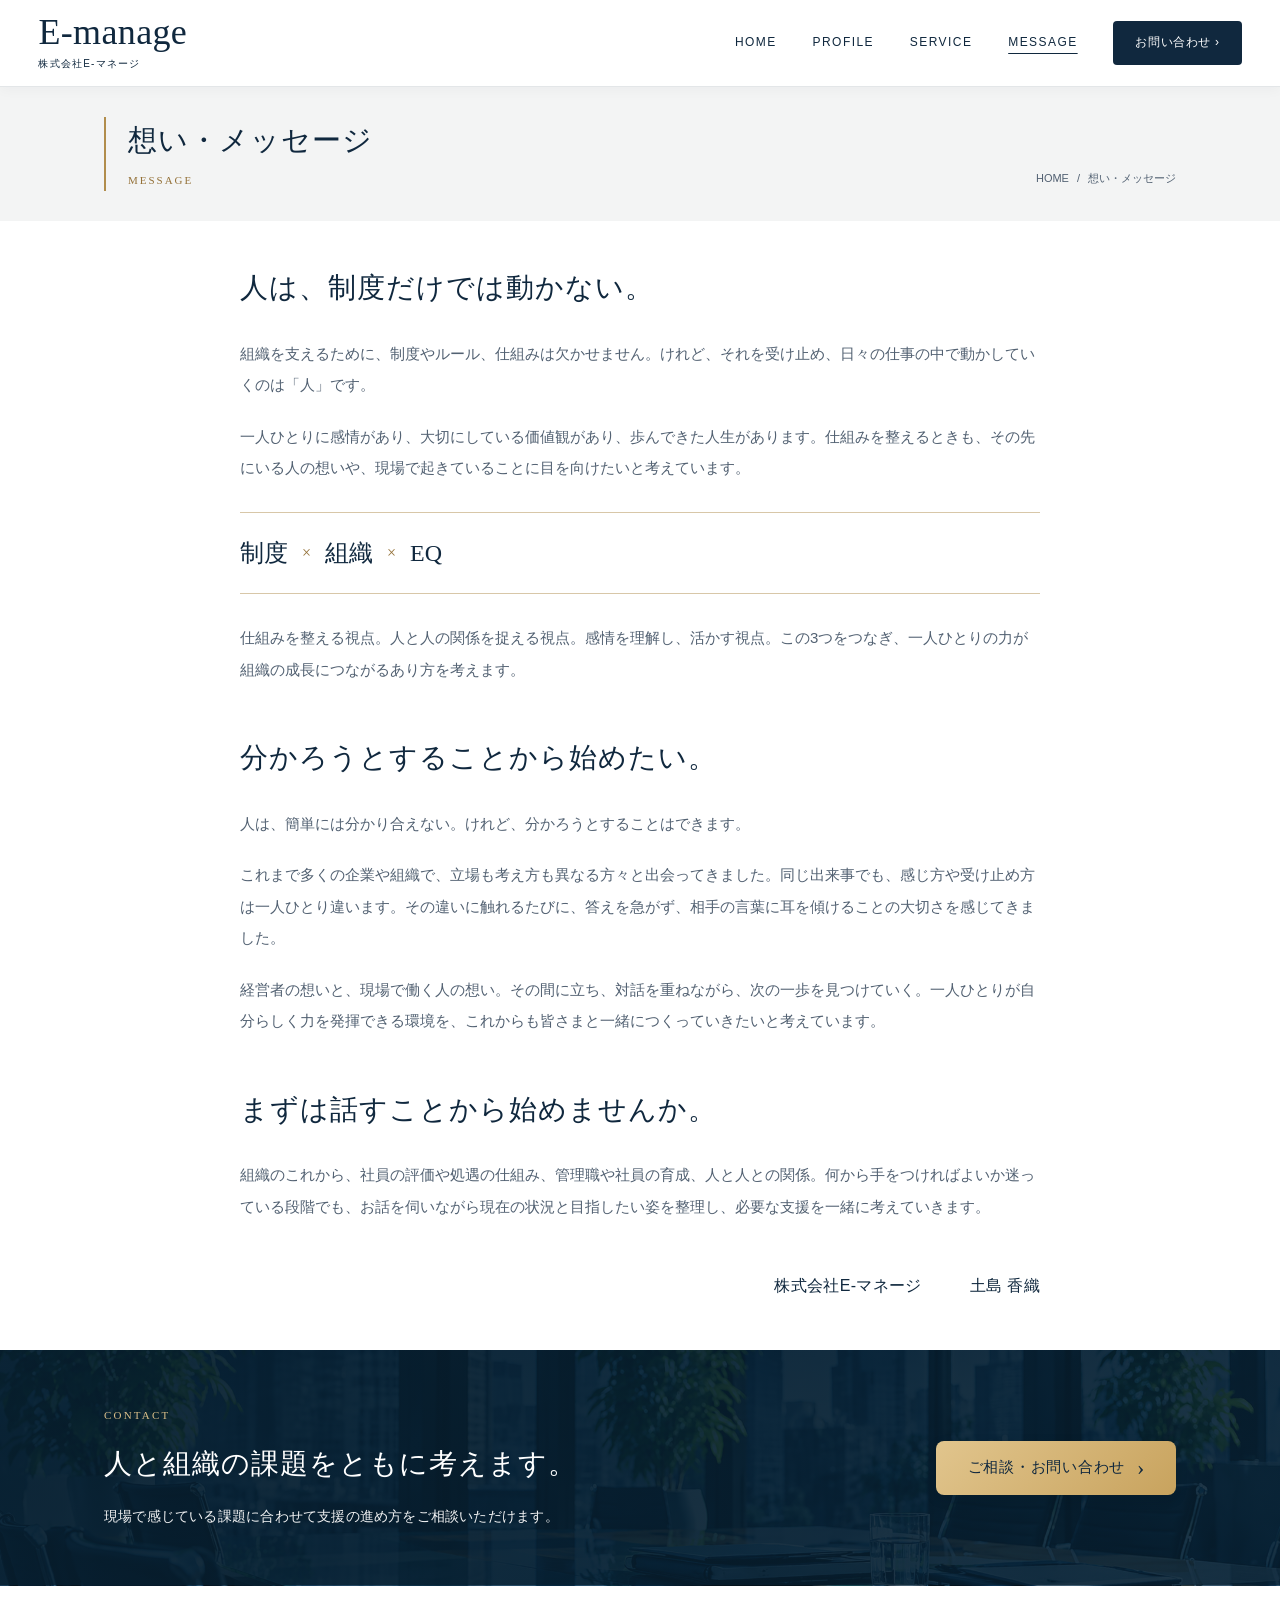
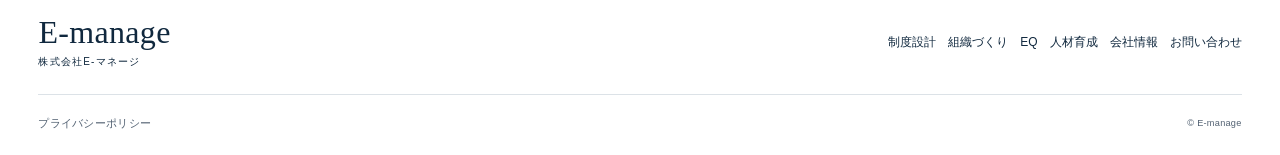
<file: message.html>
<!doctype html><html lang="ja"><head><meta charset="utf-8"><meta name="viewport" content="width=device-width,initial-scale=1"><title>想い・メッセージ｜株式会社E-マネージ</title><meta name="description" content="人は、制度だけでは動かない。制度・組織・EQの3つの視点と、相手を分かろうとする姿勢を大切に、人と組織に向き合います。"><link rel="stylesheet" href="style.css"></head><body class="inner-page"><a class="skip-link" href="#main">本文へ移動</a><div class="site"><header><div class="frame header-frame"><a class="logo" href="index.html">E-manage<small>株式会社E-マネージ</small></a><button class="menu" aria-expanded="false" aria-controls="nav" aria-label="メニューを開く">☰</button><nav id="nav"><a href="index.html">HOME</a><a href="profile.html">PROFILE</a><a href="services.html">SERVICE</a><a href="message.html">MESSAGE</a><a class="nav-contact" href="contact.html">お問い合わせ ›</a></nav></div></header><main id="main"><section class="page-hero" aria-labelledby="page-title"><div class="frame page-title-frame"><div class="page-title-text"><h1 id="page-title">想い・メッセージ</h1><p class="page-title-en" lang="en">MESSAGE</p></div><nav class="breadcrumbs" aria-label="パンくずリスト"><a href="index.html">HOME</a><span aria-hidden="true"> / </span><span aria-current="page">想い・メッセージ</span></nav></div></section><div class="frame detail-frame"><div class="editorial-layout message-layout"><div class="detail-content"><section class="detail-section message-belief" id="content-1"><h2>人は、制度だけでは動かない。</h2><p>組織を支えるために、制度やルール、仕組みは欠かせません。けれど、それを受け止め、日々の仕事の中で動かしていくのは「人」です。</p><p>一人ひとりに感情があり、大切にしている価値観があり、歩んできた人生があります。仕組みを整えるときも、その先にいる人の想いや、現場で起きていることに目を向けたいと考えています。</p><p class="message-perspectives"><span>制度</span><b aria-hidden="true">×</b><span>組織</span><b aria-hidden="true">×</b><span>EQ</span></p><p>仕組みを整える視点。人と人の関係を捉える視点。感情を理解し、活かす視点。この3つをつなぎ、一人ひとりの力が組織の成長につながるあり方を考えます。</p></section>
<section class="detail-section" id="content-2"><h2>分かろうとすることから始めたい。</h2><p>人は、簡単には分かり合えない。けれど、分かろうとすることはできます。</p><p>これまで多くの企業や組織で、立場も考え方も異なる方々と出会ってきました。同じ出来事でも、感じ方や受け止め方は一人ひとり違います。その違いに触れるたびに、答えを急がず、相手の言葉に耳を傾けることの大切さを感じてきました。</p><p>経営者の想いと、現場で働く人の想い。その間に立ち、対話を重ねながら、次の一歩を見つけていく。一人ひとりが自分らしく力を発揮できる環境を、これからも皆さまと一緒につくっていきたいと考えています。</p></section>
<section class="detail-section" id="content-3"><h2>まずは話すことから始めませんか。</h2><p>組織のこれから、社員の評価や処遇の仕組み、管理職や社員の育成、人と人との関係。何から手をつければよいか迷っている段階でも、お話を伺いながら現在の状況と目指したい姿を整理し、必要な支援を一緒に考えていきます。</p></section><p class="message-signature"><span>株式会社E-マネージ</span>　<span>土島 香織</span></p></div></div></div><section class="consultation-cta" id="consultation" aria-labelledby="consultation-title"><div class="frame consultation-inner"><div class="consultation-heading"><p class="consultation-kicker" lang="en">CONTACT</p><h2 id="consultation-title">人と組織の課題をともに考えます。</h2><p class="consultation-description">現場で感じている課題に合わせて支援の進め方をご相談いただけます。</p></div><div class="consultation-action"><a class="consultation-button" href="contact.html">ご相談・お問い合わせ <span aria-hidden="true">›</span></a></div></div></section></main><footer><div class="frame footer-frame"><a class="logo" href="index.html">E-manage<small>株式会社E-マネージ</small></a><nav aria-label="フッターナビゲーション"><a href="hr-strategy.html">制度設計</a><i>｜</i><a href="organization.html">組織づくり</a><i>｜</i><a href="eq.html">EQ</a><i>｜</i><a href="training.html">人材育成</a><i>／</i><a href="company.html">会社情報</a><i>／</i><a href="contact.html">お問い合わせ</a></nav><div><a href="privacy.html">プライバシーポリシー</a><small>© E-manage</small></div></div></footer></div><script src="script.js"></script></body></html>
</file>
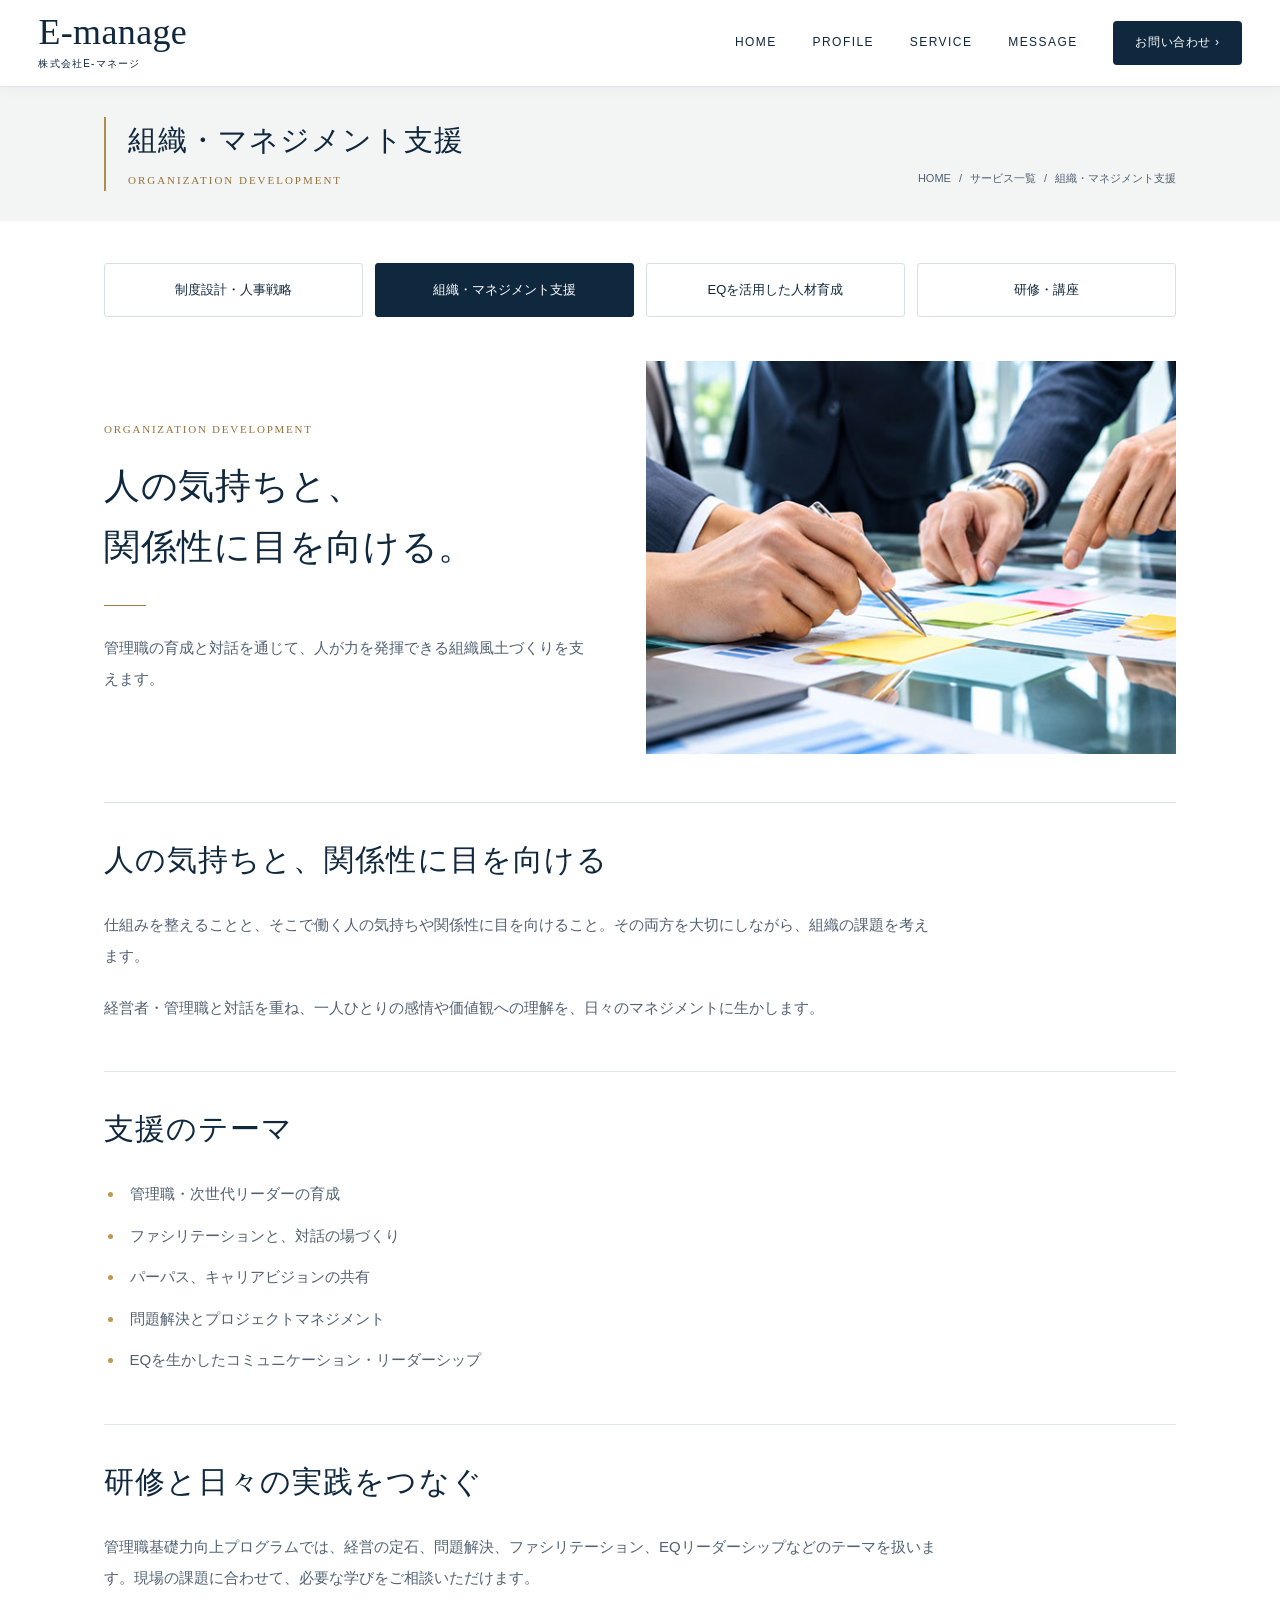
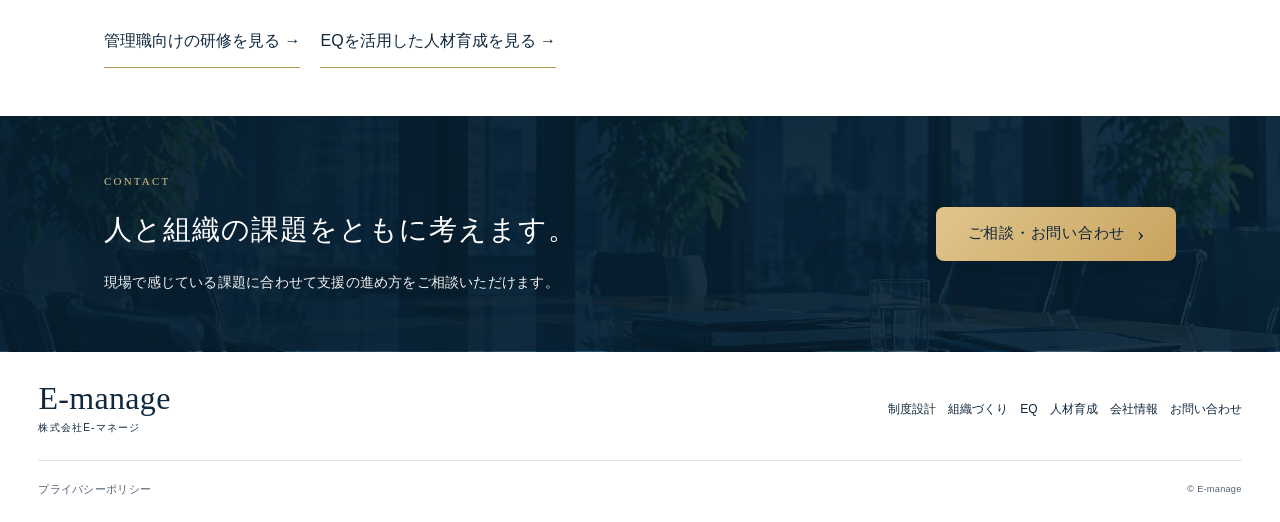
<file: organization.html>
<!doctype html><html lang="ja"><head><meta charset="utf-8"><meta name="viewport" content="width=device-width,initial-scale=1"><title>組織・マネジメント支援｜株式会社E-マネージ</title><meta name="description" content="管理職の育成と対話を通じて、人が力を発揮できる組織風土づくりを支えます。"><link rel="stylesheet" href="style.css"></head><body class="inner-page service-editorial-page"><a class="skip-link" href="#main">本文へ移動</a><div class="site"><header><div class="frame header-frame"><a class="logo" href="index.html">E-manage<small>株式会社E-マネージ</small></a><button class="menu" aria-expanded="false" aria-controls="nav" aria-label="メニューを開く">☰</button><nav id="nav"><a href="index.html">HOME</a><a href="profile.html">PROFILE</a><a href="services.html">SERVICE</a><a href="message.html">MESSAGE</a><a class="nav-contact" href="contact.html">お問い合わせ ›</a></nav></div></header><main id="main"><section class="page-hero" aria-labelledby="page-title"><div class="frame page-title-frame"><div class="page-title-text"><h1 id="page-title"><span>組織・</span><span>マネジメント支援</span></h1><p class="page-title-en" lang="en">ORGANIZATION DEVELOPMENT</p></div><nav class="breadcrumbs" aria-label="パンくずリスト"><a href="index.html">HOME</a><span aria-hidden="true"> / </span><a href="services.html">サービス一覧</a><span aria-hidden="true"> / </span><span aria-current="page">組織・マネジメント支援</span></nav></div></section><div class="frame detail-frame"><nav class="service-top-menu" aria-label="サービスメニュー"><a href="hr-strategy.html">制度設計・人事戦略</a><a href="organization.html" aria-current="page">組織・マネジメント支援</a><a href="eq.html">EQを活用した人材育成</a><a href="training.html">研修・講座</a></nav><div class="editorial-layout service-editorial-layout"><div class="detail-content"><section class="service-editorial-intro" id="content-1"><div><p class="service-editorial-kicker">ORGANIZATION DEVELOPMENT</p><h2><span>人の気持ちと、</span><span>関係性に目を向ける。</span></h2><div class="training-gold-rule" aria-hidden="true"></div><p>管理職の育成と対話を通じて、人が力を発揮できる組織風土づくりを支えます。</p></div><figure><img src="assets/service2.jpg" alt="組織・マネジメント支援のイメージ" width="600" height="407"></figure></section><section class="detail-section service-editorial-opening"><h2>人の気持ちと、関係性に目を向ける</h2><p>仕組みを整えることと、そこで働く人の気持ちや関係性に目を向けること。その両方を大切にしながら、組織の課題を考えます。</p><p>経営者・管理職と対話を重ね、一人ひとりの感情や価値観への理解を、日々のマネジメントに生かします。</p></section><section class="detail-section" id="content-2"><h2>支援のテーマ</h2><ul class="detail-list"><li>管理職・次世代リーダーの育成</li><li>ファシリテーションと、対話の場づくり</li><li>パーパス、キャリアビジョンの共有</li><li>問題解決とプロジェクトマネジメント</li><li>EQを生かしたコミュニケーション・リーダーシップ</li></ul></section><section class="detail-section" id="content-3"><h2>研修と日々の実践をつなぐ</h2><p>管理職基礎力向上プログラムでは、経営の定石、問題解決、ファシリテーション、EQリーダーシップなどのテーマを扱います。現場の課題に合わせて、必要な学びをご相談いただけます。</p><div class="related-links"><a href="training.html">管理職向けの研修を見る →</a><a href="eq.html">EQを活用した人材育成を見る →</a></div></section></div></div></div><section class="consultation-cta" id="consultation" aria-labelledby="consultation-title"><div class="frame consultation-inner"><div class="consultation-heading"><p class="consultation-kicker" lang="en">CONTACT</p><h2 id="consultation-title">人と組織の課題をともに考えます。</h2><p class="consultation-description">現場で感じている課題に合わせて支援の進め方をご相談いただけます。</p></div><div class="consultation-action"><a class="consultation-button" href="contact.html">ご相談・お問い合わせ <span aria-hidden="true">›</span></a></div></div></section></main><footer><div class="frame footer-frame"><a class="logo" href="index.html">E-manage<small>株式会社E-マネージ</small></a><nav aria-label="フッターナビゲーション"><a href="hr-strategy.html">制度設計</a><i>｜</i><a href="organization.html">組織づくり</a><i>｜</i><a href="eq.html">EQ</a><i>｜</i><a href="training.html">人材育成</a><i>／</i><a href="company.html">会社情報</a><i>／</i><a href="contact.html">お問い合わせ</a></nav><div><a href="privacy.html">プライバシーポリシー</a><small>© E-manage</small></div></div></footer></div><script src="script.js"></script></body></html>
</file>
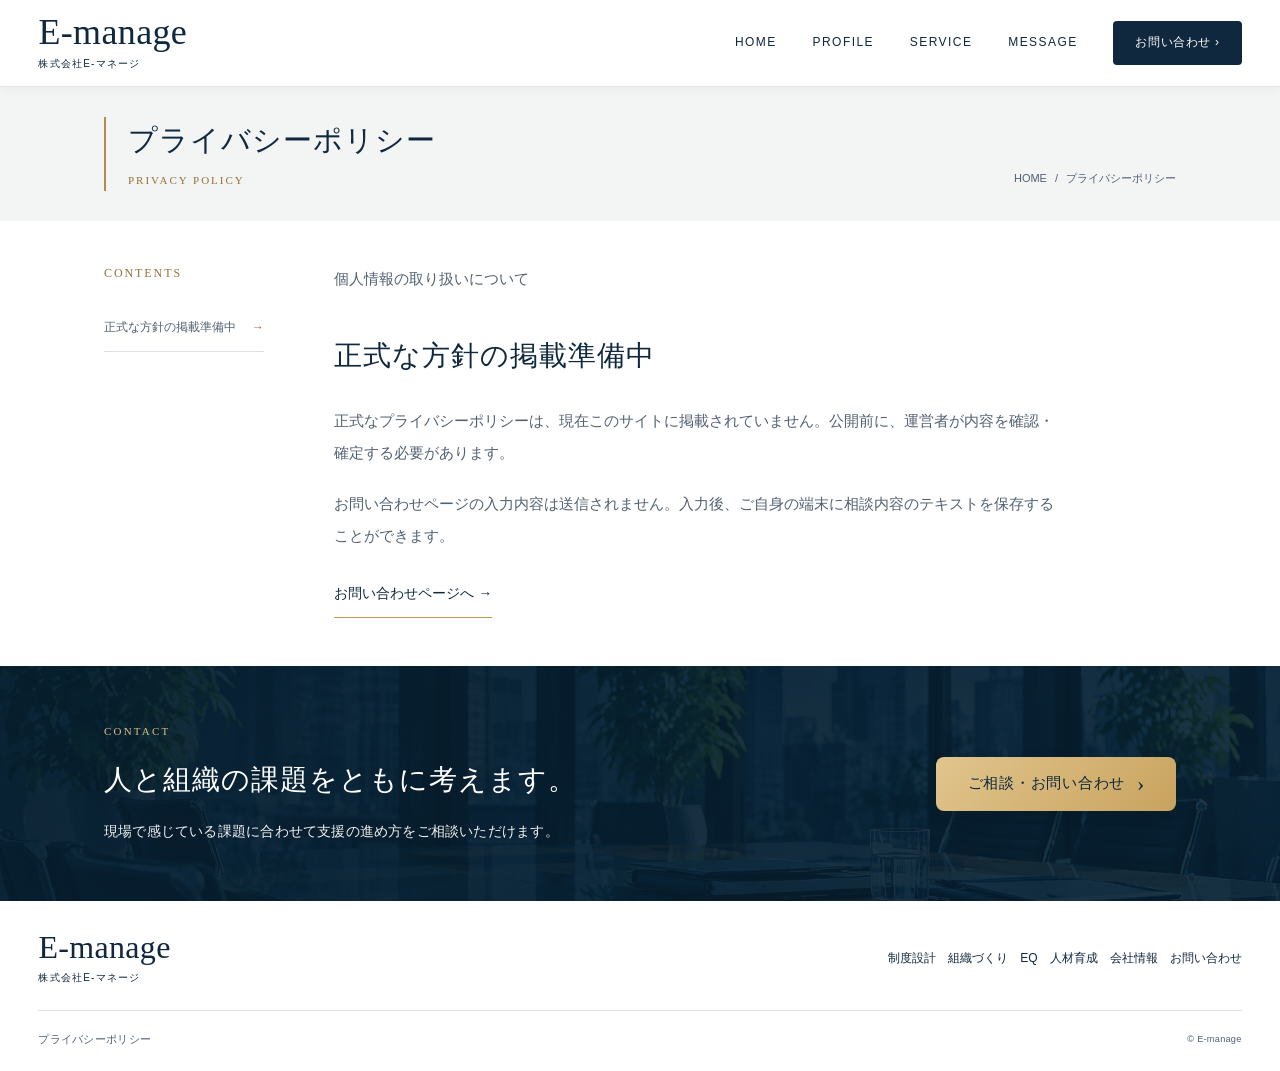
<file: privacy.html>
<!doctype html><html lang="ja"><head><meta charset="utf-8"><meta name="viewport" content="width=device-width,initial-scale=1"><title>プライバシーポリシー｜株式会社E-マネージ</title><meta name="description" content="個人情報の取り扱いについて"><link rel="stylesheet" href="style.css"></head><body class="inner-page"><a class="skip-link" href="#main">本文へ移動</a><div class="site"><header><div class="frame header-frame"><a class="logo" href="index.html">E-manage<small>株式会社E-マネージ</small></a><button class="menu" aria-expanded="false" aria-controls="nav" aria-label="メニューを開く">☰</button><nav id="nav"><a href="index.html">HOME</a><a href="profile.html">PROFILE</a><a href="services.html">SERVICE</a><a href="message.html">MESSAGE</a><a class="nav-contact" href="contact.html">お問い合わせ ›</a></nav></div></header><main id="main"><section class="page-hero" aria-labelledby="page-title"><div class="frame page-title-frame"><div class="page-title-text"><h1 id="page-title"><span>プライバシー</span><span>ポリシー</span></h1><p class="page-title-en" lang="en">PRIVACY POLICY</p></div><nav class="breadcrumbs" aria-label="パンくずリスト"><a href="index.html">HOME</a><span aria-hidden="true"> / </span><span aria-current="page">プライバシーポリシー</span></nav></div></section><div class="frame detail-frame"><div class="editorial-layout"><aside class="page-index"><nav aria-label="ページ内目次"><p class="eyebrow">CONTENTS</p><a href="#content-1">正式な方針の掲載準備中<span aria-hidden="true">→</span></a></nav></aside><div class="detail-content"><p class="page-introduction">個人情報の取り扱いについて</p><section class="detail-section" id="content-1"><h2>正式な方針の掲載準備中</h2><p>正式なプライバシーポリシーは、現在このサイトに掲載されていません。公開前に、運営者が内容を確認・確定する必要があります。</p><p>お問い合わせページの入力内容は送信されません。入力後、ご自身の端末に相談内容のテキストを保存することができます。</p><a class="text-link" href="contact.html">お問い合わせページへ →</a></section></div></div></div><section class="consultation-cta" id="consultation" aria-labelledby="consultation-title"><div class="frame consultation-inner"><div class="consultation-heading"><p class="consultation-kicker" lang="en">CONTACT</p><h2 id="consultation-title">人と組織の課題をともに考えます。</h2><p class="consultation-description">現場で感じている課題に合わせて支援の進め方をご相談いただけます。</p></div><div class="consultation-action"><a class="consultation-button" href="contact.html">ご相談・お問い合わせ <span aria-hidden="true">›</span></a></div></div></section></main><footer><div class="frame footer-frame"><a class="logo" href="index.html">E-manage<small>株式会社E-マネージ</small></a><nav aria-label="フッターナビゲーション"><a href="hr-strategy.html">制度設計</a><i>｜</i><a href="organization.html">組織づくり</a><i>｜</i><a href="eq.html">EQ</a><i>｜</i><a href="training.html">人材育成</a><i>／</i><a href="company.html">会社情報</a><i>／</i><a href="contact.html">お問い合わせ</a></nav><div><a href="privacy.html">プライバシーポリシー</a><small>© E-manage</small></div></div></footer></div><script src="script.js"></script></body></html>
</file>
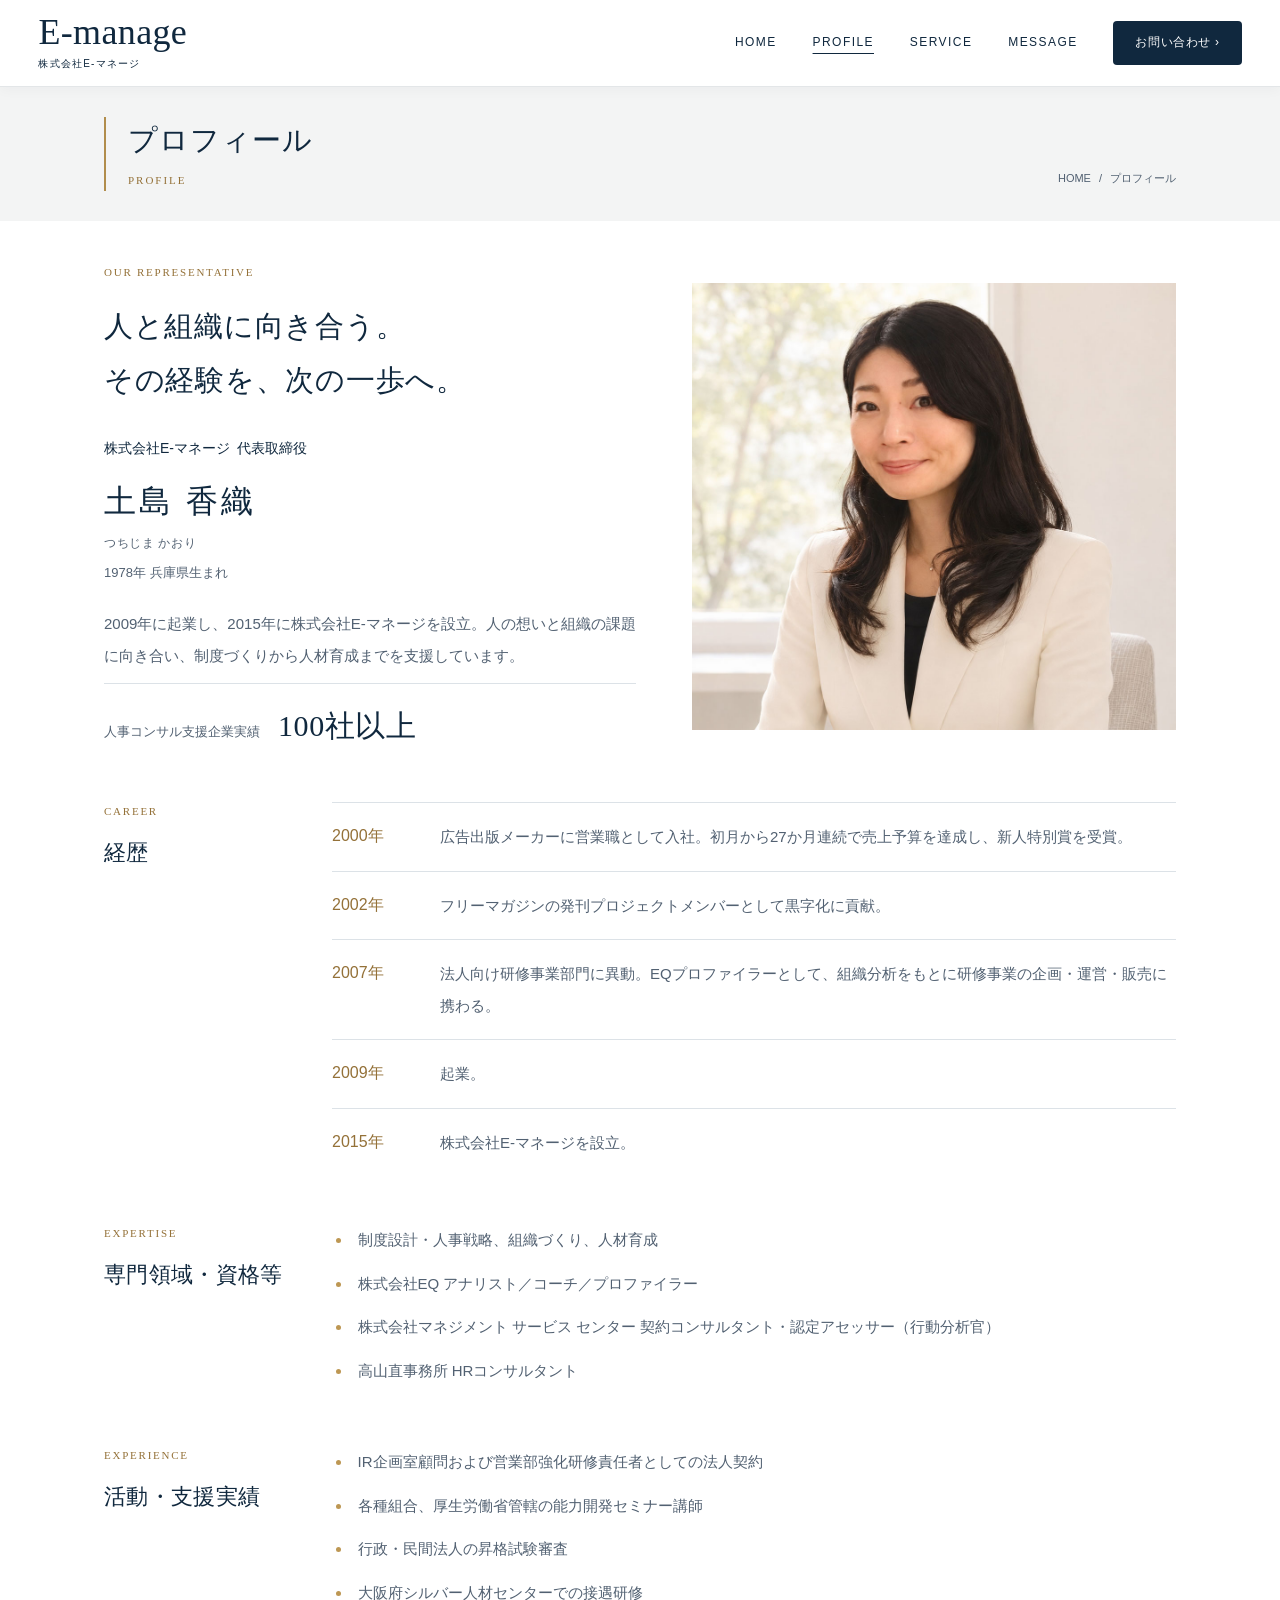
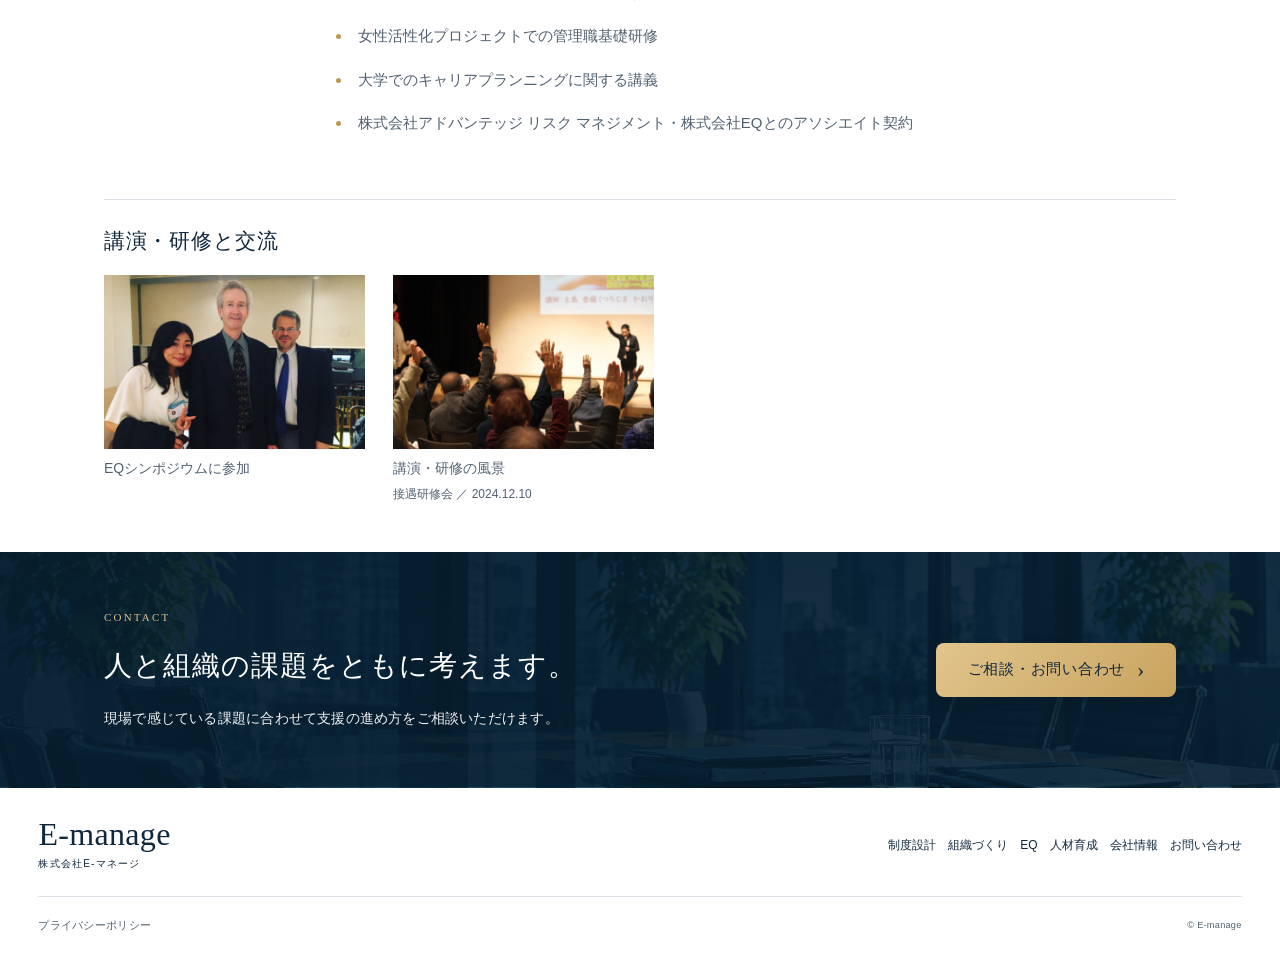
<file: profile.html>
<!doctype html><html lang="ja"><head><meta charset="utf-8"><meta name="viewport" content="width=device-width,initial-scale=1"><title>プロフィール｜株式会社E-マネージ</title><meta name="description" content="制度と人、両方に向き合ってきた経験を、組織の次の一歩へ。"><link rel="stylesheet" href="style.css"></head><body class="inner-page profile-page"><a class="skip-link" href="#main">本文へ移動</a><div class="site"><header><div class="frame header-frame"><a class="logo" href="index.html">E-manage<small>株式会社E-マネージ</small></a><button class="menu" aria-expanded="false" aria-controls="nav" aria-label="メニューを開く">☰</button><nav id="nav"><a href="index.html">HOME</a><a href="profile.html">PROFILE</a><a href="services.html">SERVICE</a><a href="message.html">MESSAGE</a><a class="nav-contact" href="contact.html">お問い合わせ ›</a></nav></div></header><main id="main"><section class="page-hero" aria-labelledby="page-title"><div class="frame page-title-frame"><div class="page-title-text"><h1 id="page-title">プロフィール</h1><p class="page-title-en" lang="en">PROFILE</p></div><nav class="breadcrumbs" aria-label="パンくずリスト"><a href="index.html">HOME</a><span aria-hidden="true"> / </span><span aria-current="page">プロフィール</span></nav></div></section><div class="frame detail-frame"><section class="profile-editorial-intro" aria-labelledby="profile-name"><div class="profile-editorial-person"><p class="profile-label" lang="en">OUR REPRESENTATIVE</p><h2 class="profile-editorial-message"><span>人と組織に向き合う。</span><span>その経験を、次の一歩へ。</span></h2><p class="profile-editorial-role"><span>株式会社E-マネージ</span><span>代表取締役</span></p><h3 id="profile-name">土島 香織</h3><p class="profile-editorial-reading">つちじま かおり</p><p class="profile-editorial-origin">1978年 兵庫県生まれ</p><p class="profile-editorial-copy">2009年に起業し、2015年に株式会社E-マネージを設立。人の想いと組織の課題に向き合い、制度づくりから人材育成までを支援しています。</p><p class="profile-editorial-proof"><span>人事コンサル支援企業実績</span><strong>100社以上</strong></p></div><figure class="profile-editorial-photo"><img src="assets/profile-portrait-v2.jpg" alt="株式会社E-マネージ代表取締役 土島香織" width="1086" height="1005"></figure></section><section class="profile-editorial-row" id="content-1"><div class="profile-section-heading"><p class="profile-label" lang="en">CAREER</p><h2>経歴</h2></div><div class="profile-section-body"><dl class="timeline"><div><dt>2000年</dt><dd>広告出版メーカーに営業職として入社。初月から27か月連続で売上予算を達成し、新人特別賞を受賞。</dd></div><div><dt>2002年</dt><dd>フリーマガジンの発刊プロジェクトメンバーとして黒字化に貢献。</dd></div><div><dt>2007年</dt><dd>法人向け研修事業部門に異動。EQプロファイラーとして、組織分析をもとに研修事業の企画・運営・販売に携わる。</dd></div><div><dt>2009年</dt><dd>起業。</dd></div><div><dt>2015年</dt><dd>株式会社E-マネージを設立。</dd></div></dl></div></section><section class="profile-editorial-row" id="content-2"><div class="profile-section-heading"><p class="profile-label" lang="en">EXPERTISE</p><h2>専門領域・資格等</h2></div><div class="profile-section-body"><ul class="detail-list"><li>制度設計・人事戦略、組織づくり、人材育成</li><li>株式会社EQ アナリスト／コーチ／プロファイラー</li><li>株式会社マネジメント サービス センター 契約コンサルタント・認定アセッサー（行動分析官）</li><li>高山直事務所 HRコンサルタント</li></ul></div></section><section class="profile-editorial-row" id="content-3"><div class="profile-section-heading"><p class="profile-label" lang="en">EXPERIENCE</p><h2>活動・支援実績</h2></div><div class="profile-section-body"><ul class="detail-list"><li>IR企画室顧問および営業部強化研修責任者としての法人契約</li><li>各種組合、厚生労働省管轄の能力開発セミナー講師</li><li>行政・民間法人の昇格試験審査</li><li>大阪府シルバー人材センターでの接遇研修</li><li>女性活性化プロジェクトでの管理職基礎研修</li><li>大学でのキャリアプランニングに関する講義</li><li>株式会社アドバンテッジ リスク マネジメント・株式会社EQとのアソシエイト契約</li></ul></div></section><section class="profile-activity-photos" aria-labelledby="activity-photos-title">
<h2 id="activity-photos-title">講演・研修と交流</h2>
<div class="profile-activity-grid">
<figure><img src="assets/eq-symposium.jpg" width="1200" height="900" loading="lazy" alt="EQシンポジウム参加時の集合写真"><figcaption id="eq-symposium-title">EQシンポジウムに参加</figcaption></figure>
<figure><img src="assets/seminar-participation-retouched.jpg" width="1104" height="736" loading="lazy" alt="接遇研修会で講師と参加者が一緒に手を挙げる様子"><figcaption id="seminar-title">講演・研修の風景<span>接遇研修会 ／ <time datetime="2024-12-10">2024.12.10</time></span></figcaption></figure>
</div></section></div>
<section class="consultation-cta" id="consultation" aria-labelledby="consultation-title"><div class="frame consultation-inner"><div class="consultation-heading"><p class="consultation-kicker" lang="en">CONTACT</p><h2 id="consultation-title">人と組織の課題をともに考えます。</h2><p class="consultation-description">現場で感じている課題に合わせて支援の進め方をご相談いただけます。</p></div><div class="consultation-action"><a class="consultation-button" href="contact.html">ご相談・お問い合わせ <span aria-hidden="true">›</span></a></div></div></section></main><footer><div class="frame footer-frame"><a class="logo" href="index.html">E-manage<small>株式会社E-マネージ</small></a><nav aria-label="フッターナビゲーション"><a href="hr-strategy.html">制度設計</a><i>｜</i><a href="organization.html">組織づくり</a><i>｜</i><a href="eq.html">EQ</a><i>｜</i><a href="training.html">人材育成</a><i>／</i><a href="company.html">会社情報</a><i>／</i><a href="contact.html">お問い合わせ</a></nav><div><a href="privacy.html">プライバシーポリシー</a><small>© E-manage</small></div></div></footer></div><script src="script.js"></script></body></html>
</file>
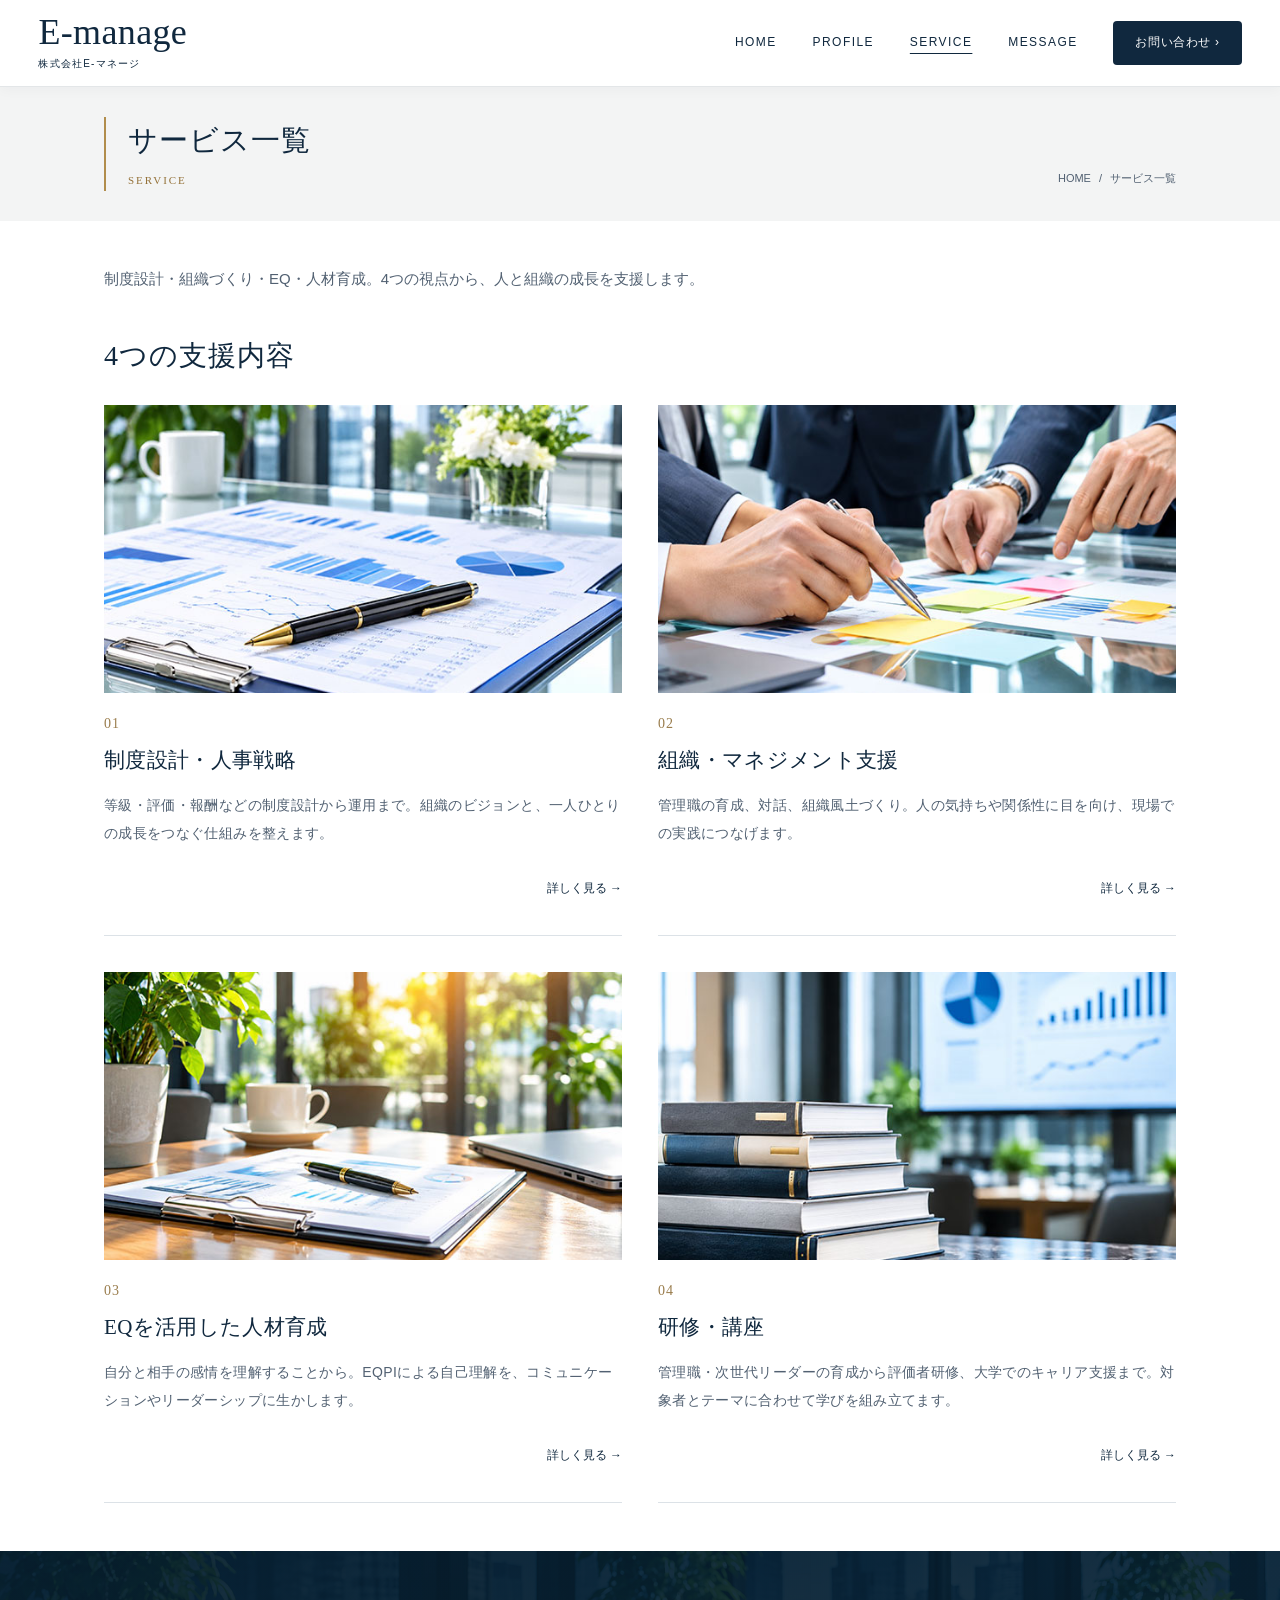
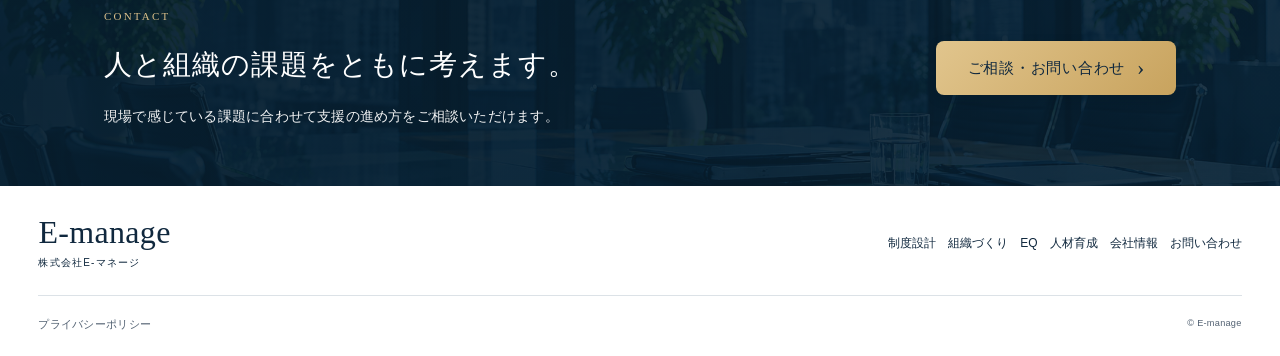
<file: services.html>
<!doctype html><html lang="ja"><head><meta charset="utf-8"><meta name="viewport" content="width=device-width,initial-scale=1"><title>サービス一覧｜株式会社E-マネージ</title><meta name="description" content="制度設計・組織づくり・EQ・人材育成。4つの視点から、人と組織の成長を支援します。"><link rel="stylesheet" href="style.css"></head><body class="inner-page services-directory-page"><a class="skip-link" href="#main">本文へ移動</a><div class="site"><header><div class="frame header-frame"><a class="logo" href="index.html">E-manage<small>株式会社E-マネージ</small></a><button class="menu" aria-expanded="false" aria-controls="nav" aria-label="メニューを開く">☰</button><nav id="nav"><a href="index.html">HOME</a><a href="profile.html">PROFILE</a><a href="services.html">SERVICE</a><a href="message.html">MESSAGE</a><a class="nav-contact" href="contact.html">お問い合わせ ›</a></nav></div></header><main id="main"><section class="page-hero" aria-labelledby="page-title"><div class="frame page-title-frame"><div class="page-title-text"><h1 id="page-title">サービス一覧</h1><p class="page-title-en" lang="en">SERVICE</p></div><nav class="breadcrumbs" aria-label="パンくずリスト"><a href="index.html">HOME</a><span aria-hidden="true"> / </span><span aria-current="page">サービス一覧</span></nav></div></section><div class="frame detail-frame"><div class="editorial-layout services-overview-layout"><div class="detail-content"><p class="page-introduction">制度設計・組織づくり・EQ・人材育成。4つの視点から、人と組織の成長を支援します。</p><section class="detail-section" id="content-1"><h2>4つの支援内容</h2><div class="cards"><article><img src="assets/service1.jpg" alt="" width="600" height="407" loading="lazy"><div class="card-copy"><div class="number">01</div><h3>制度設計・人事戦略</h3><p>等級・評価・報酬などの制度設計から運用まで。組織のビジョンと、一人ひとりの成長をつなぐ仕組みを整えます。</p><a class="more" href="hr-strategy.html">詳しく見る →</a></div></article><article><img src="assets/service2.jpg" alt="" width="600" height="407" loading="lazy"><div class="card-copy"><div class="number">02</div><h3>組織・マネジメント支援</h3><p>管理職の育成、対話、組織風土づくり。人の気持ちや関係性に目を向け、現場での実践につなげます。</p><a class="more" href="organization.html">詳しく見る →</a></div></article><article><img src="assets/service3.jpg" alt="" width="600" height="407" loading="lazy"><div class="card-copy"><div class="number">03</div><h3>EQを活用した人材育成</h3><p>自分と相手の感情を理解することから。EQPIによる自己理解を、コミュニケーションやリーダーシップに生かします。</p><a class="more" href="eq.html">詳しく見る →</a></div></article><article><img src="assets/service4.jpg" alt="" width="600" height="407" loading="lazy"><div class="card-copy"><div class="number">04</div><h3>研修・講座</h3><p>管理職・次世代リーダーの育成から評価者研修、大学でのキャリア支援まで。対象者とテーマに合わせて学びを組み立てます。</p><a class="more" href="training.html">詳しく見る →</a></div></article></div></section></div></div></div><section class="consultation-cta" id="consultation" aria-labelledby="consultation-title"><div class="frame consultation-inner"><div class="consultation-heading"><p class="consultation-kicker" lang="en">CONTACT</p><h2 id="consultation-title">人と組織の課題をともに考えます。</h2><p class="consultation-description">現場で感じている課題に合わせて支援の進め方をご相談いただけます。</p></div><div class="consultation-action"><a class="consultation-button" href="contact.html">ご相談・お問い合わせ <span aria-hidden="true">›</span></a></div></div></section></main><footer><div class="frame footer-frame"><a class="logo" href="index.html">E-manage<small>株式会社E-マネージ</small></a><nav aria-label="フッターナビゲーション"><a href="hr-strategy.html">制度設計</a><i>｜</i><a href="organization.html">組織づくり</a><i>｜</i><a href="eq.html">EQ</a><i>｜</i><a href="training.html">人材育成</a><i>／</i><a href="company.html">会社情報</a><i>／</i><a href="contact.html">お問い合わせ</a></nav><div><a href="privacy.html">プライバシーポリシー</a><small>© E-manage</small></div></div></footer></div><script src="script.js"></script></body></html>
</file>
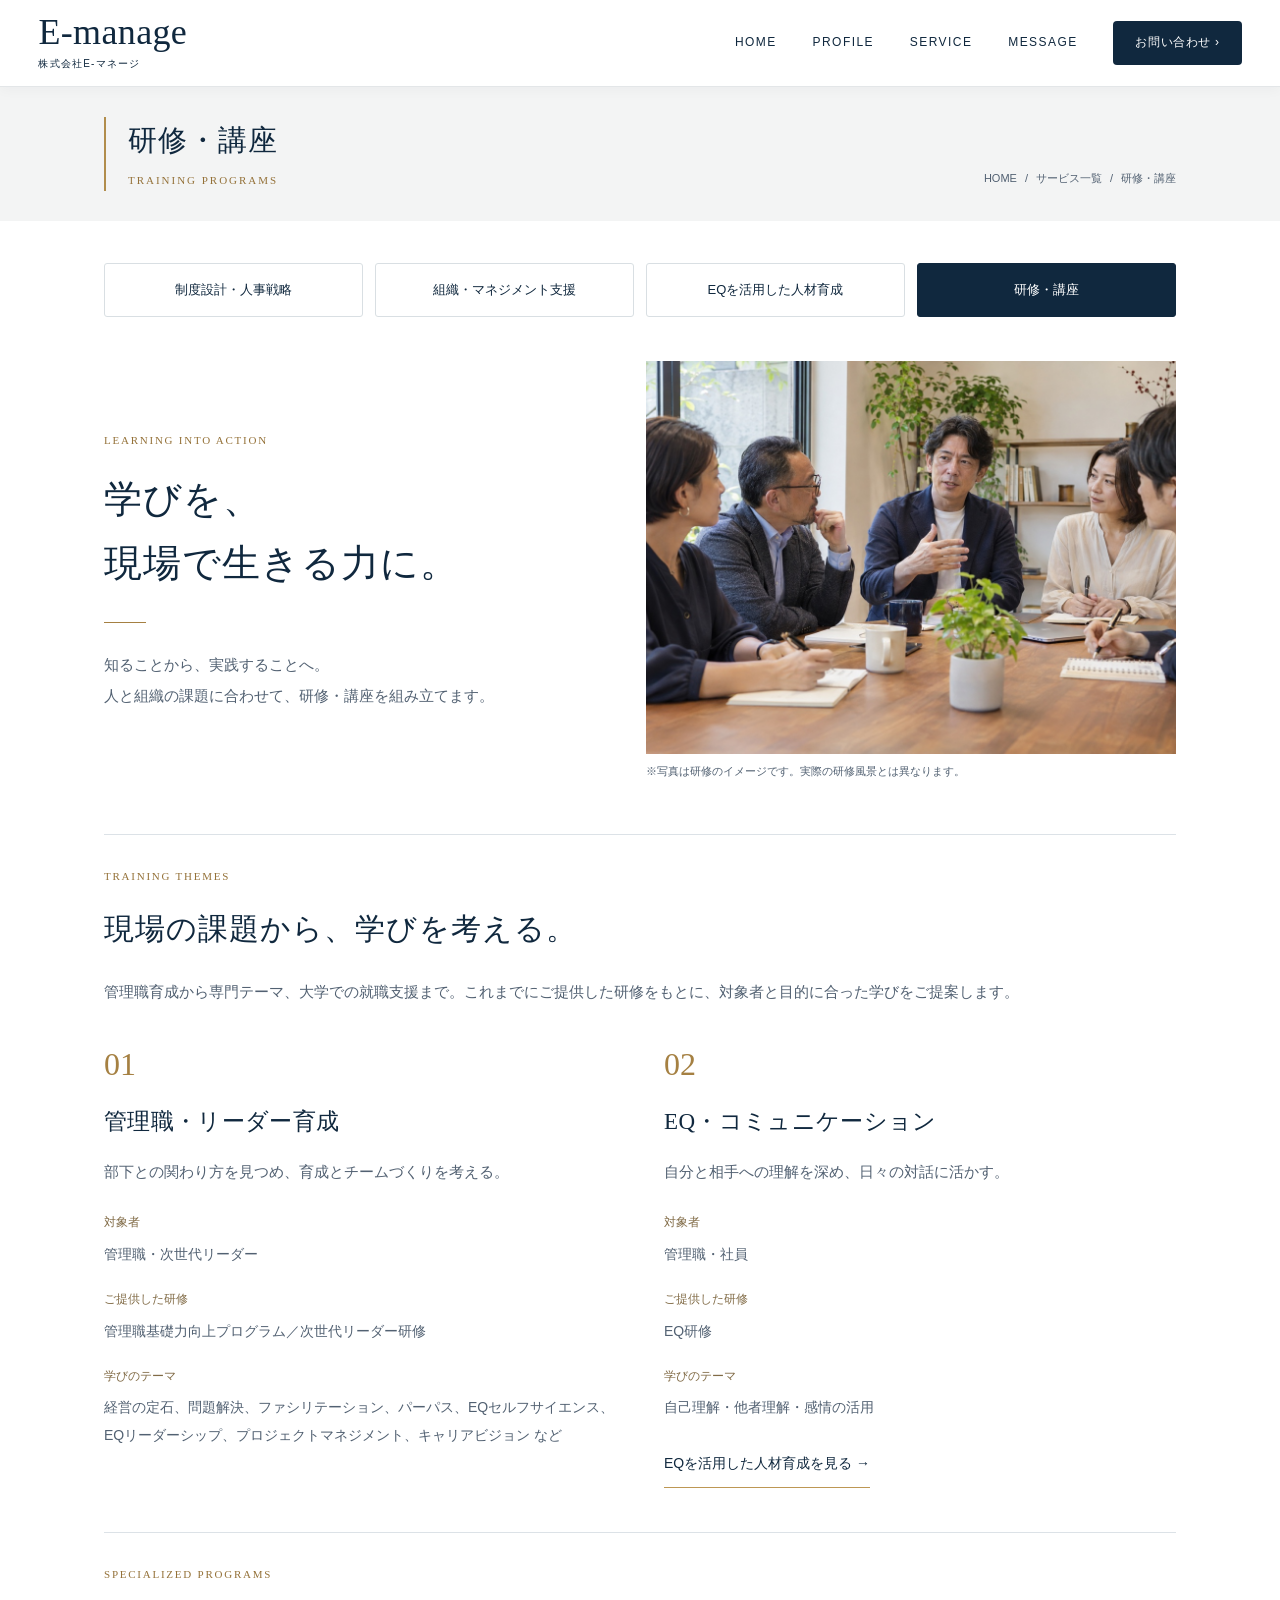
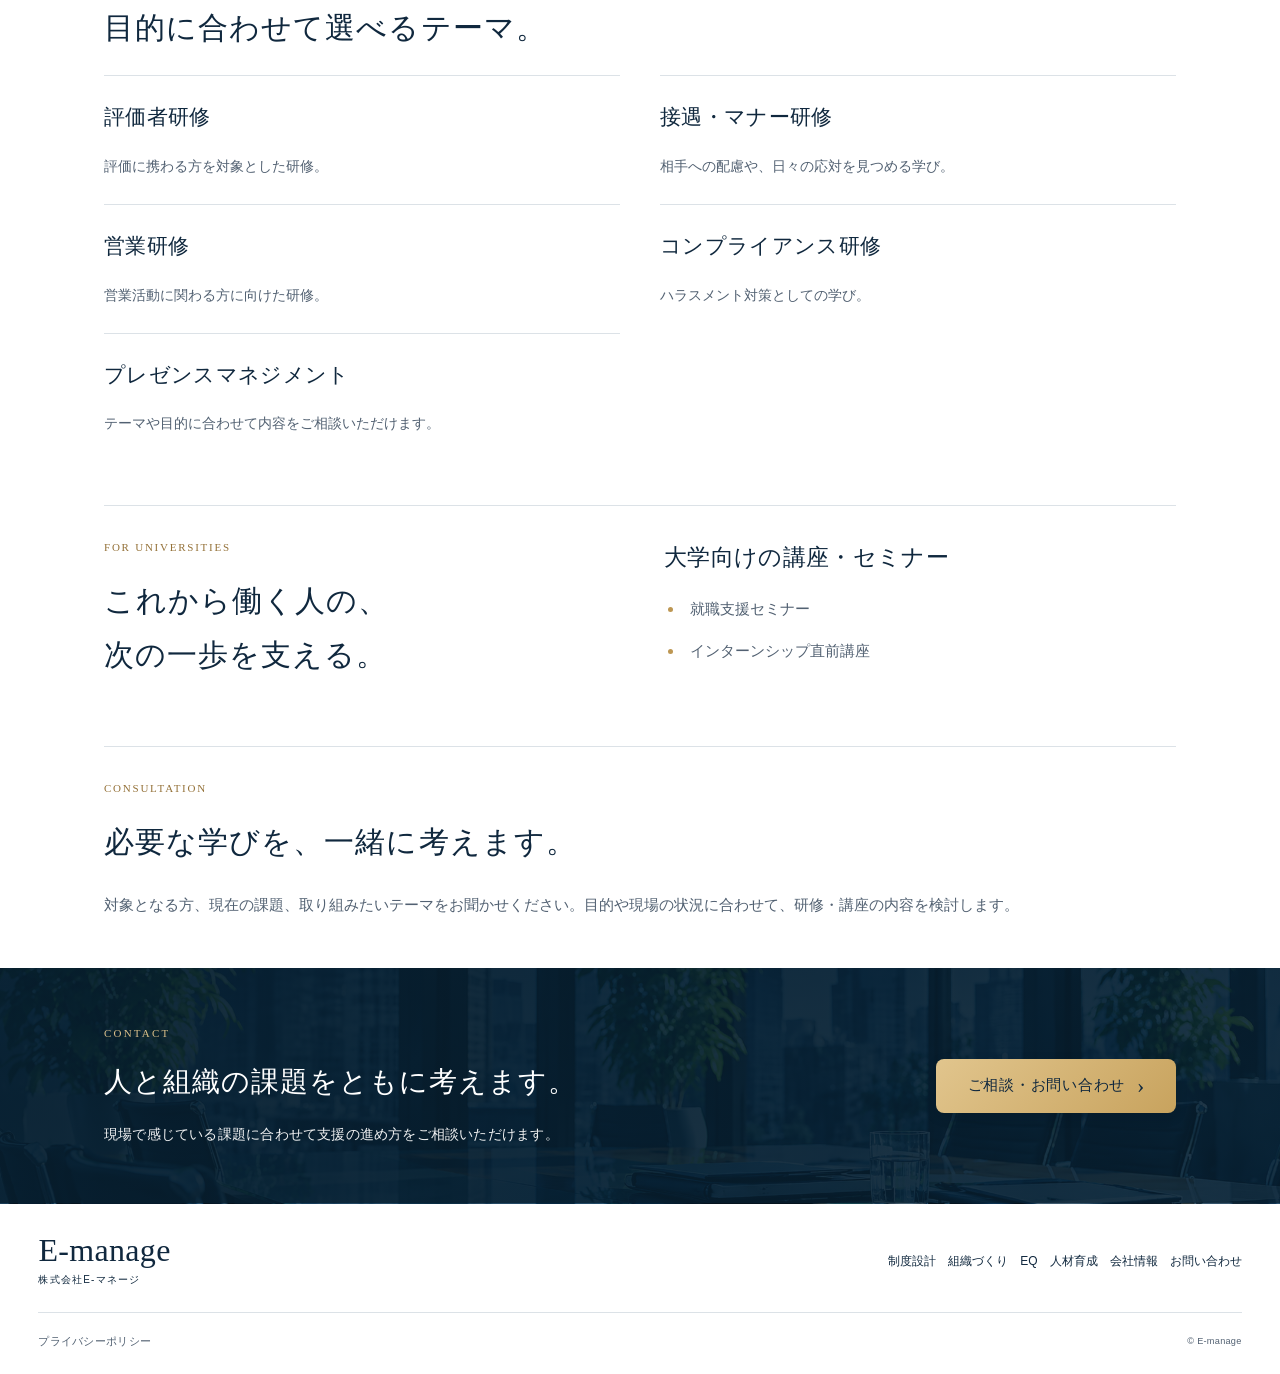
<file: training.html>
<!doctype html><html lang="ja"><head><meta charset="utf-8"><meta name="viewport" content="width=device-width,initial-scale=1"><title>研修・講座｜株式会社E-マネージ</title><meta name="description" content="対象者や現場の課題に合わせて、学びを日々の仕事で生きる力につなげます。"><link rel="stylesheet" href="style.css"></head><body class="inner-page training-editorial-page"><a class="skip-link" href="#main">本文へ移動</a><div class="site"><header><div class="frame header-frame"><a class="logo" href="index.html">E-manage<small>株式会社E-マネージ</small></a><button class="menu" aria-expanded="false" aria-controls="nav" aria-label="メニューを開く">☰</button><nav id="nav"><a href="index.html">HOME</a><a href="profile.html">PROFILE</a><a href="services.html">SERVICE</a><a href="message.html">MESSAGE</a><a class="nav-contact" href="contact.html">お問い合わせ ›</a></nav></div></header><main id="main"><section class="page-hero" aria-labelledby="page-title"><div class="frame page-title-frame"><div class="page-title-text"><h1 id="page-title">研修・講座</h1><p class="page-title-en" lang="en">TRAINING PROGRAMS</p></div><nav class="breadcrumbs" aria-label="パンくずリスト"><a href="index.html">HOME</a><span aria-hidden="true"> / </span><a href="services.html">サービス一覧</a><span aria-hidden="true"> / </span><span aria-current="page">研修・講座</span></nav></div></section><div class="frame detail-frame"><nav class="service-top-menu" aria-label="サービスメニュー"><a href="hr-strategy.html">制度設計・人事戦略</a><a href="organization.html">組織・マネジメント支援</a><a href="eq.html">EQを活用した人材育成</a><a href="training.html" aria-current="page">研修・講座</a></nav><section class="training-editorial-intro" aria-labelledby="training-intro-title"><div><p class="training-kicker" lang="en">LEARNING INTO ACTION</p><h2 id="training-intro-title"><span>学びを、</span><span>現場で生きる力に。</span></h2><div class="training-gold-rule" aria-hidden="true"></div><p>知ることから、実践することへ。<br>人と組織の課題に合わせて、研修・講座を組み立てます。</p></div><figure><img src="assets/training-workshop-generated.jpg" width="1200" height="800" alt="少人数で対話しながら学ぶ企業研修のイメージ"><figcaption>※写真は研修のイメージです。実際の研修風景とは異なります。</figcaption></figure></section>
<section class="training-editorial-section" id="content-1"><p class="training-kicker" lang="en">TRAINING THEMES</p><h2>現場の課題から、学びを考える。</h2><p>管理職育成から専門テーマ、大学での就職支援まで。これまでにご提供した研修をもとに、対象者と目的に合った学びをご提案します。</p><div class="training-editorial-grid"><article id="content-2"><span class="training-editorial-number" aria-hidden="true">01</span><h3>管理職・リーダー育成</h3><p>部下との関わり方を見つめ、育成とチームづくりを考える。</p><dl class="training-editorial-facts"><div><dt>対象者</dt><dd>管理職・次世代リーダー</dd></div><div><dt>ご提供した研修</dt><dd>管理職基礎力向上プログラム／次世代リーダー研修</dd></div><div><dt>学びのテーマ</dt><dd>経営の定石、問題解決、ファシリテーション、パーパス、EQセルフサイエンス、EQリーダーシップ、プロジェクトマネジメント、キャリアビジョン など</dd></div></dl></article><article><span class="training-editorial-number" aria-hidden="true">02</span><h3>EQ・コミュニケーション</h3><p>自分と相手への理解を深め、日々の対話に活かす。</p><dl class="training-editorial-facts"><div><dt>対象者</dt><dd>管理職・社員</dd></div><div><dt>ご提供した研修</dt><dd>EQ研修</dd></div><div><dt>学びのテーマ</dt><dd>自己理解・他者理解・感情の活用</dd></div></dl><a class="text-link" href="eq.html">EQを活用した人材育成を見る →</a></article></div></section>
<section class="training-editorial-section" id="content-3"><p class="training-kicker" lang="en">SPECIALIZED PROGRAMS</p><h2>目的に合わせて選べるテーマ。</h2><div class="training-theme-grid"><article><h3>評価者研修</h3><p>評価に携わる方を対象とした研修。</p></article><article><h3>接遇・マナー研修</h3><p>相手への配慮や、日々の応対を見つめる学び。</p></article><article><h3>営業研修</h3><p>営業活動に関わる方に向けた研修。</p></article><article><h3>コンプライアンス研修</h3><p>ハラスメント対策としての学び。</p></article><article><h3>プレゼンスマネジメント</h3><p>テーマや目的に合わせて内容をご相談いただけます。</p></article></div></section>
<section class="training-editorial-section training-campus" id="content-4"><div><p class="training-kicker" lang="en">FOR UNIVERSITIES</p><h2>これから働く人の、<br>次の一歩を支える。</h2></div><div><h3>大学向けの講座・セミナー</h3><ul class="detail-list"><li>就職支援セミナー</li><li>インターンシップ直前講座</li></ul></div></section>
<section class="training-editorial-section" id="content-5"><p class="training-kicker" lang="en">CONSULTATION</p><h2>必要な学びを、一緒に考えます。</h2><p>対象となる方、現在の課題、取り組みたいテーマをお聞かせください。目的や現場の状況に合わせて、研修・講座の内容を検討します。</p></section>

</div><section class="consultation-cta" id="consultation" aria-labelledby="consultation-title"><div class="frame consultation-inner"><div class="consultation-heading"><p class="consultation-kicker" lang="en">CONTACT</p><h2 id="consultation-title">人と組織の課題をともに考えます。</h2><p class="consultation-description">現場で感じている課題に合わせて支援の進め方をご相談いただけます。</p></div><div class="consultation-action"><a class="consultation-button" href="contact.html">ご相談・お問い合わせ <span aria-hidden="true">›</span></a></div></div></section></main><footer><div class="frame footer-frame"><a class="logo" href="index.html">E-manage<small>株式会社E-マネージ</small></a><nav aria-label="フッターナビゲーション"><a href="hr-strategy.html">制度設計</a><i>｜</i><a href="organization.html">組織づくり</a><i>｜</i><a href="eq.html">EQ</a><i>｜</i><a href="training.html">人材育成</a><i>／</i><a href="company.html">会社情報</a><i>／</i><a href="contact.html">お問い合わせ</a></nav><div><a href="privacy.html">プライバシーポリシー</a><small>© E-manage</small></div></div></footer></div><script src="script.js"></script></body></html>
</file>
<file: style.css>
/* E-manage — reference-led redesign. Local fonts and assets; no external requests.
   Spacing follows 10 / 16 / 26 / 42 / 68. Typography adapts to Japanese copy. */
:root{--ink:#10283e;--muted:#526172;--gold:#bd9753;--line:#dce2e7;--paper:#f7f8f8;--serif:"Yu Mincho","Hiragino Mincho ProN","Noto Serif JP",serif;--sans:"Hiragino Kaku Gothic ProN","Hiragino Sans","Yu Gothic",Meiryo,sans-serif;--gutter:clamp(22px,5vw,72px)}
*{box-sizing:border-box}html{scroll-behavior:smooth}body{margin:0;color:var(--ink);background:#fff;font-family:var(--sans);font-size:16px;line-height:1.85;-webkit-text-size-adjust:100%}button,a{-webkit-tap-highlight-color:transparent}button{font:inherit;cursor:pointer;color:inherit}a{color:inherit;text-decoration:none}button{border:0}img{max-width:100%;display:block}h1,h2,h3,p{margin:0}h1,h2,h3{font-family:var(--serif);font-weight:600}button:focus-visible,a:focus-visible{outline:3px solid #ab7b22;outline-offset:5px}.frame{width:min(100%,1344px);margin-inline:auto;padding-inline:var(--gutter)}section[id],#service-list{scroll-margin-top:24px}.skip-link{position:absolute;z-index:100;top:10px;left:20px;transform:translateY(-180%);padding:10px 20px;background:white}.skip-link:focus{transform:none}
/* Quiet, compact masthead. */
header{background:#fffffff5;position:relative;z-index:10}.header-frame{min-height:86px;display:flex;align-items:center;justify-content:space-between;gap:26px}.logo{font:36px/1.05 Georgia,var(--serif);letter-spacing:.01em;white-space:nowrap}.logo small{display:block;font:10px/1.6 var(--sans);letter-spacing:.12em;margin-top:5px}header nav{display:flex;align-items:center;gap:clamp(20px,2.8vw,38px);font:12px/1.6 Georgia,var(--sans);letter-spacing:.12em}header nav>a{padding-block:14px}.nav-contact{background:var(--ink);color:#fff;padding:12px 22px!important;border-radius:4px;font:12px/1.6 var(--sans);letter-spacing:.05em}.menu{display:none}
/* One photograph, one crop, clear type against the darker left-hand space. */
.hero{position:relative;isolation:isolate;color:white;background:#102c3d url('assets/top.jpg') center center/cover no-repeat}.hero:before{content:"";position:absolute;inset:0;z-index:-1;background:linear-gradient(90deg,rgba(5,23,35,.78),rgba(5,23,35,.48) 38%,rgba(5,23,35,.08) 64%,rgba(5,23,35,.04))}.hero-frame{position:relative;min-height:570px;display:flex;align-items:center;padding-block:68px}.hero-content{width:65%;position:relative}.hero h1{font-size:clamp(36px,4.5vw,60px);line-height:1.4;letter-spacing:.075em;font-weight:500;max-width:760px;text-shadow:0 2px 14px #001c2533}.hero h1 span{white-space:nowrap}.keywords{font-family:var(--serif);font-size:clamp(14px,1.65vw,21px);line-height:1.8;letter-spacing:.05em;color:#dfbb78;margin-top:20px}.hero-lead{font-size:15px;letter-spacing:.07em;line-height:1.9;margin-top:12px}.actions{display:flex;gap:16px;margin-top:32px;flex-wrap:wrap}.button{display:inline-flex;justify-content:space-between;align-items:center;gap:26px;min-height:52px;padding:13px 24px;background:#d7b46e;border:1px solid #d7b46e;border-radius:4px;font:600 13px/1.8 var(--sans);letter-spacing:.035em;color:var(--ink);transition:background .2s,color .2s,transform .2s}.button span{font-size:20px;font-weight:400;line-height:1}.button.outline{background:transparent;color:white;border-color:#ffffffa8}.button:hover{background:#e4c88e;transform:translateY(-2px)}.button.outline:hover{background:#ffffff1a}.hero-signature{position:absolute;right:var(--gutter);bottom:26px;text-align:left;text-shadow:0 1px 6px #001421;line-height:1.7}.hero-signature span{display:block;font-size:11px;letter-spacing:.08em}.hero-signature strong{display:block;font:500 23px/1.7 var(--serif);letter-spacing:.14em}
/* Edge-to-edge photographic entrances give the page a tighter visual rhythm. */
.service-entrance{display:grid;grid-template-columns:repeat(4,minmax(0,1fr));max-width:1800px;margin:auto}.entrance-item{position:relative;min-height:230px;background:#e8eeec;text-align:left;overflow:hidden;isolation:isolate;border-right:1px solid white;padding:26px 26px 26px clamp(22px,3.1vw,48px)}.entrance-item:last-child{border-right:0}.entrance-item img{position:absolute;inset:0;z-index:-2;width:100%;height:100%;object-fit:cover;transition:transform .5s}.entrance-copy{display:flex;flex-direction:column;align-items:flex-start;position:relative;max-width:190px;height:100%}.entrance-number{font:32px/1.2 Georgia,serif;color:#76818b;margin-bottom:16px}.entrance-title{font:600 clamp(17px,1.5vw,21px)/1.6 var(--serif);letter-spacing:.03em}.entrance-arrow{display:grid;place-items:center;width:34px;height:34px;border:1px solid #7a8993;border-radius:50%;font-size:18px;margin-top:22px}.entrance-item:hover img{transform:scale(1.045)}
/* Philosophy section pairs a spacious editorial text block with an airy diagram. */
.eyebrow{font:14px/1.6 Georgia,serif;color:#b58c42;letter-spacing:.16em;margin-bottom:16px}h2{font-size:clamp(26px,2.65vw,36px);line-height:1.65;letter-spacing:.035em}.message{background:linear-gradient(105deg,#fff 40%,#f1f5f5)}.message .section-frame{display:grid;grid-template-columns:1.25fr 1fr;align-items:center;gap:68px;padding-block:68px}.message h2{margin-bottom:26px}.message p:not(.eyebrow):not(.visual-caption){font-size:15px;color:var(--muted);line-height:1.95;letter-spacing:.025em;margin-bottom:20px}.message .purpose-lead{color:var(--ink)!important}.message .button{margin-top:6px;background:transparent;border:0;border-bottom:1px solid var(--ink);border-radius:0;padding:8px 0;min-height:44px}.purpose-visual{display:flex;align-items:center;flex-direction:column;justify-content:center;gap:32px;min-height:340px;background:radial-gradient(ellipse,#e2edf099,transparent 70%)}.visual-caption{font:500 28px/1.9 var(--serif);letter-spacing:.12em;text-align:center}.venn{width:270px;aspect-ratio:210/178;position:relative}.venn span{position:absolute;display:grid;place-items:center;width:54%;aspect-ratio:1;border:1px solid #bd9753a8;border-radius:50%;font:500 24px/1.6 var(--serif);background:#ffffff18}.venn span:first-child{top:0;left:24%}.venn span:nth-child(2){bottom:0;left:0}.venn span:nth-child(3){bottom:0;right:0}
/* Detailed services: restrained white cards and consistent image proportions. */
.service .section-frame{padding-block:68px}.section-heading{display:flex;justify-content:space-between;align-items:flex-end;gap:26px;margin-bottom:32px}.section-heading h2{font-size:clamp(25px,2.55vw,34px)}.section-heading>a{font-size:12px;letter-spacing:.03em;border-bottom:1px solid var(--ink);white-space:nowrap;padding-block:9px}.cards{display:grid;grid-template-columns:repeat(4,minmax(0,1fr));gap:26px}.cards article{display:flex;flex-direction:column;overflow:hidden;border-radius:6px;background:linear-gradient(#fff,#f6f7f8)}.cards img{width:100%;height:auto;aspect-ratio:1.8;object-fit:cover}.card-copy{padding:20px 18px 22px;display:flex;flex-direction:column;flex:1}.number{font:14px/1.6 Georgia,serif;color:#9a7d4d;letter-spacing:.08em;margin-bottom:8px}h3{font:600 18px/1.65 var(--sans);letter-spacing:.015em;margin-bottom:12px}.card-copy p{font-size:14px;line-height:1.9;letter-spacing:.025em;color:var(--muted);margin-bottom:20px}.more{display:flex;flex-direction:row-reverse;align-items:center;justify-content:space-between;gap:12px;font-size:12px;line-height:1.6;font-weight:500;background:none;padding:0;min-height:44px;margin-top:auto;text-align:left}.more span{width:30px;height:30px;display:grid;place-items:center;border:1px solid #84929f;border-radius:50%;font-size:22px;font-weight:400}
/* Profile and training retain every original detail and photograph. */
.feature{background:#fafafa}.feature .section-frame{display:grid;grid-template-columns:1fr 1fr;gap:68px;align-items:center;padding-block:68px}.section-photo{overflow:hidden;border-radius:2px;min-width:0}.section-photo img{width:100%;height:auto;object-fit:cover}.feature-content{min-width:0}.feature h2{font-size:clamp(26px,2.5vw,34px);margin-bottom:26px}.feature p:not(.eyebrow){font-size:15px;line-height:1.95;letter-spacing:.025em;color:var(--muted);margin-bottom:26px}.feature p:not(.eyebrow) br{display:none}.feature .button{background:transparent;border:0;border-bottom:1px solid var(--ink);border-radius:0;padding:8px 0;min-height:44px}.training{background:#fff}.training .section-photo{order:2}.training .section-photo img{aspect-ratio:1.2;object-fit:cover}.training .feature-content{order:1}.training ul{list-style:none;margin:0 0 20px;padding:0;display:flex;flex-wrap:wrap;gap:8px}.training li{font-size:12px;line-height:1.8;letter-spacing:.02em;padding:7px 10px;background:#f4f5f5;border:1px solid #e1e5e7}
.contact{color:#fff;text-align:center;background:linear-gradient(#072536cc,#072536e8),url('assets/contact-clean.jpg') center/cover}.contact .section-frame{padding-block:68px}.contact h2{font-size:clamp(26px,2.65vw,36px);font-weight:500;margin-bottom:20px}.contact p{font-size:15px;line-height:1.95;letter-spacing:.04em;margin-bottom:26px}.contact .button{min-width:240px}
footer{background:#fff}.footer-frame{display:grid;grid-template-columns:auto 1fr;gap:26px 42px;align-items:start;padding-block:42px}footer .logo{font-size:32px}footer nav{display:flex;flex-wrap:wrap;align-items:center;justify-content:flex-end;gap:8px;font-size:12px;line-height:1.7}footer nav a,footer nav button{min-height:44px;display:inline-flex;align-items:center}footer i{font-size:10px;font-style:normal;color:#a4adb5}footer button{background:none;padding:0;font-size:inherit}footer .footer-frame>div{grid-column:1/-1;display:flex;justify-content:space-between;gap:16px;border-top:1px solid #e8ecef;padding-top:20px;font-size:11px;letter-spacing:.025em;color:var(--muted)}footer .footer-frame>div button{min-height:44px}footer small{align-self:center}
dialog{font-family:var(--sans);border:1px solid var(--line);border-radius:6px;width:620px;max-width:calc(100% - 32px);max-height:calc(100dvh - 40px);padding:52px 42px 42px;color:var(--ink);overflow:auto}dialog h2{font-size:26px;line-height:1.65;margin-bottom:26px;padding-right:14px}dialog p{font-size:16px;line-height:1.95;white-space:pre-line;overflow-wrap:anywhere}dialog::backdrop{background:#061d30b3}.close{position:absolute;right:8px;top:6px;min-width:44px;min-height:44px;font-size:28px;background:none}
@media(min-width:701px) and (max-width:1100px){.cards{grid-template-columns:repeat(2,minmax(0,1fr))}.hero-content{width:75%}.hero h1{font-size:clamp(36px,4.4vw,49px)}.hero-frame{min-height:540px}.feature .section-frame{gap:42px}.message .section-frame{gap:32px}.service-entrance{grid-template-columns:repeat(2,minmax(0,1fr))}.entrance-item{min-height:200px;border-bottom:1px solid white}.entrance-copy{max-width:230px}.entrance-title{font-size:21px}.entrance-item img{object-position:center 42%}.section-heading{align-items:flex-start;flex-direction:column;gap:10px}header nav{gap:18px;font-size:11px}.nav-contact{padding-inline:14px!important}.logo{font-size:32px}}
@media(max-width:700px){.header-frame{min-height:76px}.logo{font-size:30px}.logo small{font-size:9px}.menu{display:block;min-width:44px;min-height:44px;border:1px solid var(--line);background:#fff;border-radius:3px;font-size:22px}header nav{display:none;position:absolute;top:100%;left:0;right:0;background:#fff;box-shadow:0 8px 16px #10283e14;padding:16px var(--gutter) 24px;font:13px/1.6 var(--sans)}header nav.open{display:flex;flex-direction:column;align-items:stretch;gap:4px}header nav>a{display:flex;justify-content:center;align-items:center;min-height:48px;padding:12px}.hero{background-size:auto 370px;background-position:64% top;background-repeat:no-repeat;background-color:#102c3d}.hero:before{background:linear-gradient(0deg,#102c3d 42%,#102c3d22 65%,#102c3d00)}.hero-frame{display:block;min-height:0;padding-top:315px;padding-bottom:42px}.hero-content{width:100%}.hero h1{font-size:clamp(29px,5.9vw,42px);line-height:1.5;letter-spacing:.035em;text-shadow:none}.keywords{font-size:14px;line-height:1.8;letter-spacing:0;margin-top:20px}.hero-lead{font-size:14px;line-height:1.9;letter-spacing:.02em}.actions{margin-top:26px;gap:12px}.actions .button{flex:1;min-width:170px;padding-inline:16px;gap:12px;font-size:12px}.hero-signature{top:242px;bottom:auto;right:var(--gutter)}.hero-signature span{font-size:10px}.hero-signature strong{font-size:22px}.service-entrance{grid-template-columns:repeat(2,minmax(0,1fr))}.entrance-item{min-height:200px;padding:22px 16px 22px 22px;border-bottom:1px solid white}.entrance-number{font-size:26px;margin-bottom:12px}.entrance-title{font-size:17px;line-height:1.65}.entrance-arrow{width:30px;height:30px;margin-top:20px}.entrance-copy{max-width:155px}.message .section-frame{display:block;padding-block:42px}.eyebrow{font-size:12px;margin-bottom:14px}h2,.section-heading h2,.feature h2,.contact h2{font-size:26px;line-height:1.65;letter-spacing:.02em}.message h2,.feature h2{margin-bottom:22px}.message p:not(.eyebrow):not(.visual-caption),.feature p:not(.eyebrow),.contact p{font-size:15px;line-height:1.95;letter-spacing:.015em}.message p br,.contact p br{display:none}.purpose-visual{min-height:0;padding-top:42px;gap:26px}.visual-caption{font-size:24px}.venn{width:230px}.venn span{font-size:22px}.service .section-frame{padding-block:42px}.section-heading{display:block;margin-bottom:26px}.section-heading>a{display:inline-block;margin-top:10px;min-height:44px}.cards{grid-template-columns:1fr;gap:26px}.cards img{aspect-ratio:1.95}.card-copy{padding:22px}.number{font-size:14px}h3{font-size:19px}.card-copy p{font-size:15px}.more{font-size:13px}.feature .section-frame{display:flex;flex-direction:column;align-items:stretch;padding-block:42px;gap:26px}.section-photo{order:2}.feature-content{order:1}.training .section-photo img{aspect-ratio:1.4}.training li{font-size:13px}.contact .section-frame{padding-block:42px}.contact .button{min-width:240px}.footer-frame{display:flex;flex-direction:column;gap:26px;padding-block:32px}footer nav{justify-content:flex-start;gap:4px 12px}footer i{display:none}footer .footer-frame>div{width:100%;flex-wrap:wrap;padding-top:16px}.button{font-size:13px}dialog{padding:52px 26px 26px}dialog h2{font-size:24px}}
@media(min-width:480px) and (max-width:700px){.cards{grid-template-columns:repeat(2,minmax(0,1fr))}.card-copy{padding:18px}.cards h3{font-size:17px}.cards p{font-size:14px}.hero{background-position:center top}.hero h1{font-size:40px}}
@media(prefers-reduced-motion:reduce){html{scroll-behavior:auto}*,*:before,*:after{transition:none!important}}

/* Neutral grey washes: opaque beneath the copy, fading into the photograph. */
.entrance-item{--wash:230,232,233}
.entrance-item:nth-child(2){--wash:230,232,233}
.entrance-item:nth-child(3){--wash:230,232,233}
.entrance-item:nth-child(4){--wash:230,232,233}
.entrance-item img{z-index:0}
.entrance-item:before{
 content:"";position:absolute;inset:0;z-index:1;pointer-events:none;
 background:linear-gradient(90deg,
  rgba(var(--wash),.98) 0%,
  rgba(var(--wash),.95) 22%,
  rgba(var(--wash),.82) 40%,
  rgba(var(--wash),.48) 59%,
  rgba(var(--wash),.12) 80%,
  rgba(var(--wash),0) 100%);
}
.entrance-copy{z-index:2}
.entrance-number{color:#77858f}
.entrance-title{color:#10283e}
.entrance-arrow{color:#10283e;border-color:#718592;background:rgba(255,255,255,.12)}
@media(max-width:700px){
 .entrance-item:before{
  background:linear-gradient(90deg,
   rgba(var(--wash),.98) 0%,
   rgba(var(--wash),.95) 25%,
   rgba(var(--wash),.83) 48%,
   rgba(var(--wash),.52) 70%,
   rgba(var(--wash),.16) 100%);
 }
}

/* English editorial titles with original Japanese service names beneath. */
.entrance-item{display:flex;min-height:286px}
.entrance-copy{height:auto;flex:1;max-width:100%;align-items:flex-start}
.entrance-number{color:#778087;margin-bottom:14px}
.entrance-title{
 font-family:Georgia,"Times New Roman",serif;
 font-size:clamp(22px,2.05vw,28px);font-weight:400;
 line-height:1.16;letter-spacing:-.02em;color:#142b3c;
 margin-bottom:12px;overflow-wrap:normal;
}
.entrance-subtitle{
 display:block;font-family:var(--sans);font-size:12px;
 font-weight:400;line-height:1.8;letter-spacing:.025em;
 color:#344550;min-height:3.6em;max-width:210px;
}
.entrance-arrow{margin-top:auto;flex-shrink:0}
.entrance-subtitle + .entrance-arrow{margin-top:18px}
@media(min-width:701px) and (max-width:1100px){
 .entrance-item{min-height:270px}
 .entrance-title{font-size:27px}
 .entrance-subtitle{font-size:13px}
}
@media(max-width:700px){
 .entrance-item{min-height:258px;padding:22px 16px 22px 22px}
 .entrance-title{font-size:22px;line-height:1.2;letter-spacing:-.025em}
 .entrance-subtitle{font-size:11px;line-height:1.8;max-width:100%}
 .entrance-number{font-size:26px;margin-bottom:14px}
}
@media(max-width:380px){
 .entrance-item{padding-inline:16px;min-height:250px}
 .entrance-title{font-size:19px}
 .entrance-subtitle{font-size:11px;letter-spacing:0}
}

/* Coordinated editorial photography for PROFILE and TRAINING. */
.profile .section-photo,.training .section-photo{border-radius:4px}
.profile .section-photo img,.training .section-photo img{aspect-ratio:3/2;object-fit:cover;object-position:center}
.photo-caption{margin:0;padding:12px 2px 0;font-family:var(--sans);font-size:11px;line-height:1.8;letter-spacing:.05em;color:var(--muted);background:#fafafa}
.photo-caption strong{font-weight:500;color:var(--ink)}


/* One continuous supplied photograph: no second image and no portrait mask. */
.hero{
 overflow:hidden;
 background:#102c3d url('assets/top.jpg') center center/cover no-repeat;
}
.hero:after{content:none;display:none}
.hero:before{
 background:linear-gradient(90deg,rgba(0,0,0,.16),rgba(0,0,0,.04) 45%,transparent 65%);
}
.hero-frame{min-height:680px;padding-block:84px}
@media(min-width:701px) and (max-width:1100px){
 .hero{background-position:62% center}
 .hero-frame{min-height:650px;padding-block:84px}
}
@media(max-width:700px){
 .hero{
  background-color:#102c3d;
  background-image:url('assets/top.jpg');
  background-size:auto 340px;
  background-position:67% top;
 }
 .hero:before{
  background:linear-gradient(180deg,rgba(16,44,61,0) 190px,rgba(16,44,61,.18) 245px,#102c3d 340px);
 }
 .hero-frame{min-height:0;padding-top:350px;padding-bottom:58px}
 .hero-signature{top:260px;bottom:auto}
}

/* Shared inner-page layouts, following the supplied navy / gold palette. */
header nav a[aria-current="page"]{text-decoration:underline;text-underline-offset:7px}
.breadcrumbs{display:flex;flex-wrap:wrap;gap:8px;padding-block:20px;font-size:12px;color:var(--muted)}
.breadcrumbs a:hover,.text-link:hover,.related-links a:hover,footer a:hover{text-decoration:underline;text-underline-offset:4px}
.page-hero{background:linear-gradient(110deg,#f2f5f5,#faf8f3);border-bottom:1px solid var(--line);padding:58px 0 64px}
.page-hero h1{font-size:clamp(29px,4vw,48px);line-height:1.5;letter-spacing:.035em;margin-bottom:20px}
.page-hero p:not(.eyebrow){max-width:780px;color:var(--muted);line-height:2}
.detail-frame{padding-top:64px;padding-bottom:64px;max-width:1200px}
.detail-section{margin-bottom:64px}.detail-section>h2{font-size:clamp(24px,2.7vw,32px);border-bottom:1px solid var(--line);padding-bottom:18px;margin-bottom:26px}
.detail-section>p{max-width:880px;margin-bottom:20px;color:var(--muted);line-height:2}
.detail-list{padding-left:1.3em;margin:0;max-width:900px}.detail-list li{padding-left:6px;margin-bottom:12px}.detail-list li::marker{color:var(--gold)}
.text-link{display:inline-block;min-height:44px;padding-block:10px;border-bottom:1px solid var(--gold);font-size:14px}
.related-links{display:flex;gap:20px;flex-wrap:wrap}.related-links a{padding-block:12px;border-bottom:1px solid var(--gold)}
.page-cta{background:#10283e;color:white;padding:42px;text-align:center;margin-top:20px;border-radius:4px}.page-cta h2{font-size:clamp(23px,2.7vw,30px);margin-bottom:16px}.page-cta p:not(.eyebrow){margin-bottom:26px;font-size:14px}.page-cta .eyebrow{color:#dfbb78}
.profile-intro{display:grid;grid-template-columns:240px 1fr;gap:48px;align-items:center;margin-bottom:64px}.portrait{width:240px;max-height:330px;object-fit:cover;object-position:top;border-radius:3px}.profile-intro h2{font-size:36px;margin-bottom:18px}.profile-intro h2 small{display:block;font:14px/1.8 var(--sans);letter-spacing:.08em;margin-top:4px}.profile-intro .stat{margin-top:26px;border-top:1px solid var(--line);padding-top:20px;font-size:14px}.stat strong{display:block;font:32px/1.6 var(--serif);color:var(--ink)}
.timeline,.facts,.training-list{margin:0}.timeline>div,.facts>div{display:grid;grid-template-columns:140px 1fr;gap:26px;padding:22px 0;border-bottom:1px solid var(--line)}dt{font-weight:600}dd{margin:0;color:var(--muted)}.timeline dt{font-family:Georgia,var(--sans);color:#947138}
.training-list>div{padding:24px 0;border-bottom:1px solid var(--line)}.training-list dt{font-size:18px;margin-bottom:8px}.training-list dd{line-height:2;max-width:880px}
.steps{list-style:none;counter-reset:step;padding:0;margin:0;display:grid;grid-template-columns:repeat(3,minmax(0,1fr));gap:26px}.steps li{border-top:3px solid var(--gold);padding:24px;background:#f6f7f8}.steps span{font:14px/1.8 Georgia,serif;color:#947138}.steps h3{font-size:19px;margin-top:16px}.steps p{font-size:15px;color:var(--muted);line-height:2}
.report-figure{margin:28px 0 12px}.report-figure img{width:100%;height:auto;border:1px solid var(--line)}figcaption,.note{font-size:13px;color:var(--muted);line-height:1.9;margin-top:14px}.notice{padding:26px;background:#f8f5ec;border-left:3px solid var(--gold);margin-bottom:32px}.notice h3{font-size:18px}.notice p{font-size:14px;line-height:2}
form{max-width:760px}.form-row{margin-bottom:26px}.form-row label{display:block;font-weight:600;margin-bottom:8px}.form-row label span{font-size:12px;font-weight:400;margin-left:12px;color:var(--muted)}input,select,textarea{width:100%;max-width:100%;font:16px/1.7 var(--sans);padding:12px 14px;color:var(--ink);background:#fff;border:1px solid #a6b0b9;border-radius:3px}textarea{resize:vertical}input:focus,select:focus,textarea:focus{outline:2px solid var(--gold);outline-offset:2px}form .button{margin-block:20px}#form-status{margin-bottom:20px;color:var(--muted)}
@media(max-width:700px){.page-hero{padding:34px 0 40px}.page-hero h1{font-size:29px}.page-hero p:not(.eyebrow){font-size:15px}.detail-frame{padding-block:40px}.detail-section{margin-bottom:42px}.page-cta{padding:30px 22px}.profile-intro{grid-template-columns:1fr;gap:26px;margin-bottom:42px}.portrait{width:190px;max-height:260px}.profile-intro h2{font-size:30px}.timeline>div,.facts>div{grid-template-columns:1fr;gap:8px;padding-block:18px}.steps{grid-template-columns:1fr}.breadcrumbs{font-size:11px;gap:6px}.detail-section>h2{font-size:24px}.training-list dt{font-size:17px}.notice{padding:20px}.report-figure{margin-inline:0}}

/* Approved editorial direction: compact Japanese title, small English subtitle. */
.inner-page{--inner-max:1200px;--inner-space:48px;background:#fff}
.inner-page .site,.inner-page header,.inner-page main,.inner-page footer{background:#fff}
.inner-page .breadcrumbs{max-width:var(--inner-max);margin-inline:auto;padding-top:22px;padding-bottom:0;font-size:11px;line-height:1.8}
.inner-page .page-hero{background:#fff;padding:32px 0 36px;border-bottom:1px solid var(--line)}
.inner-page .page-hero>.frame{max-width:var(--inner-max)}
.inner-page .page-hero h1{font:400 30px/1.6 var(--serif);letter-spacing:.05em;margin:0 0 8px}
.inner-page .page-hero .page-title-en{font:400 12px/1.7 Georgia,serif;letter-spacing:.16em;color:#947138;margin:0}
.inner-page .detail-frame{max-width:var(--inner-max);padding-top:42px;padding-bottom:48px}
.inner-page .editorial-layout{display:grid;grid-template-columns:160px minmax(0,1fr);gap:clamp(36px,5.5vw,72px)}
.inner-page .detail-content{min-width:0}
.inner-page .page-index{min-width:0}
.inner-page .page-index nav{font-size:12px;line-height:1.9}
.inner-page .page-index .eyebrow{font:12px/1.7 Georgia,serif;letter-spacing:.16em;color:#947138;margin-bottom:20px}
.inner-page .page-index a{display:flex;align-items:center;justify-content:space-between;gap:12px;min-height:48px;padding:12px 0;border-bottom:1px solid var(--line);color:var(--muted)}
.inner-page .page-index a span{flex-shrink:0;color:#947138}
.inner-page .page-index a:hover{color:var(--ink)}
.inner-page .page-introduction{font-size:15px;line-height:2.1;color:var(--muted);margin:0 0 36px;max-width:720px}
.inner-page .detail-section{margin-bottom:var(--inner-space);scroll-margin-top:28px}
.inner-page .detail-section:last-child{margin-bottom:0}
.inner-page .detail-section>h2{font:400 28px/1.8 var(--serif);letter-spacing:.035em;border:0;padding:0;margin-bottom:24px}
.inner-page .detail-section>p,.inner-page .detail-list,.inner-page dd{font-size:15px;line-height:2.1}
.inner-page .detail-section>p{max-width:720px}
.inner-page .detail-list{color:var(--muted)}
.inner-page .detail-list li{margin-bottom:10px}
.inner-page .page-cta{margin-top:0;padding:48px 0;border:0;border-radius:0;background:#10283e;color:#fff}
.inner-page .page-cta .eyebrow{font-size:12px;color:#dfbb78;margin-bottom:16px}
.inner-page .page-cta h2{font:400 26px/1.8 var(--serif);letter-spacing:.025em;margin-bottom:17px}
.inner-page .page-cta p:not(.eyebrow){font-size:14px;line-height:2.1;max-width:620px;margin:0 auto 24px;color:#fff}
.inner-page .page-cta .button{border-radius:8px;background:linear-gradient(135deg,#e1c58d,#c8a35e);border:0;color:#10283e;font:500 15px/1.7 var(--serif);letter-spacing:.12em;min-width:236px;min-height:58px;padding:16px 30px;justify-content:center;gap:12px;box-shadow:0 4px 12px #04121e26;transition:background .2s,box-shadow .2s,transform .2s}
.inner-page .page-cta .button span{font:400 22px/1 Georgia,serif;letter-spacing:0}
.inner-page .page-cta .button:hover{background:linear-gradient(135deg,#ead4aa,#d5b474);box-shadow:0 6px 16px #04121e38;transform:translateY(-1px)}
.inner-page .cards{grid-template-columns:repeat(2,minmax(0,1fr));gap:32px}
.inner-page .cards article{background:transparent;border-radius:0;border-bottom:1px solid var(--line)}
.inner-page .card-copy{padding:20px 0 24px}
.inner-page .cards h3{font:400 21px/1.7 var(--serif)}
.inner-page .cards p{font-size:14px;line-height:2}
.inner-page .steps{gap:24px}
.inner-page .steps li{background:transparent;border-top:1px solid #b18d4c;padding:20px 0 0}
.inner-page .steps h3{font-size:17px;font-weight:500}
.inner-page .steps p{font-size:14px;line-height:2}
.inner-page .profile-intro{grid-template-columns:190px minmax(0,1fr);gap:32px;margin-bottom:48px}
.inner-page .portrait{width:190px;max-height:270px;border-radius:0}
.inner-page .profile-intro h2{font-weight:400;font-size:28px}
.inner-page .stat strong{font-size:28px;font-weight:400}
.inner-page .timeline>div,.inner-page .facts>div{grid-template-columns:110px minmax(0,1fr);gap:24px}
.inner-page .training-list dt{font-size:17px;font-weight:500}
.inner-page .notice{background:#fff;border-left:1px solid #b18d4c}
.inner-page .notice h3{font-size:17px;font-weight:500}
.inner-page form .button{border-radius:0}
@media(min-width:701px) and (max-width:960px){
 .inner-page .editorial-layout{grid-template-columns:140px minmax(0,1fr);gap:32px}
 .inner-page .steps{grid-template-columns:1fr}
 .inner-page .profile-intro{grid-template-columns:1fr}
}
@media(max-width:700px){
 .inner-page .breadcrumbs{padding-top:18px;font-size:11px;gap:6px}
 .inner-page .page-hero{padding-top:26px;padding-bottom:28px}
 .inner-page .page-hero h1{font-size:25px;line-height:1.6;letter-spacing:.035em;margin-bottom:8px}
 .inner-page .page-hero .page-title-en{font-size:11px;letter-spacing:.14em}
 .inner-page .detail-frame{padding-top:32px;padding-bottom:36px}
 .inner-page .editorial-layout{grid-template-columns:minmax(0,1fr);gap:0}
 .inner-page .page-index{display:none}
 .inner-page .page-introduction{font-size:14px;margin-bottom:28px}
 .inner-page .detail-section{margin-bottom:36px}
 .inner-page .detail-section>h2{font-size:24px;line-height:1.8;margin-bottom:20px}
 .inner-page .detail-section>p,.inner-page .detail-list,.inner-page dd{font-size:15px;line-height:2}
 .inner-page .page-cta{margin-top:0;padding:36px 0}
 .inner-page .page-cta h2{font-size:23px;line-height:1.8}
 .inner-page .page-cta p:not(.eyebrow){font-size:14px}
 .inner-page .cards{grid-template-columns:minmax(0,1fr);gap:26px}
 .inner-page .steps{grid-template-columns:1fr}
 .inner-page .profile-intro{grid-template-columns:minmax(0,1fr);gap:24px;margin-bottom:36px}
 .inner-page .timeline>div,.inner-page .facts>div{grid-template-columns:minmax(0,1fr);gap:8px}
 .inner-page .profile-intro h2{font-size:26px}
}

/* Supplied portrait: retain the full image and original proportions. */
.inner-page .profile-intro .portrait{width:190px;max-width:100%;height:auto;max-height:none;object-fit:contain}
.inner-page main>.frame:first-child{max-width:var(--inner-max)}

.inner-page .page-cta-inner{max-width:var(--inner-max)}

@media(max-width:700px){.inner-page .page-cta .button{min-width:220px;max-width:100%;font-size:14px;padding:15px 26px}}
@media(prefers-reduced-motion:reduce){.inner-page .page-cta .button{transition:none}.inner-page .page-cta .button:hover{transform:none}}

/* Approved ending: aligned text / button CTA and a compact white footer. */
.site .consultation-cta{color:#fff;background:#10283e;background-image:linear-gradient(90deg,rgba(7,30,46,.93),rgba(7,30,46,.87)),url('assets/contact-clean.jpg');background-size:cover;background-position:center;padding:34px 0;text-align:left;border:0;border-radius:0}
.site .consultation-inner{max-width:1200px;display:grid;grid-template-columns:minmax(0,1fr) auto;gap:40px;align-items:center}
.site .consultation-heading,.site .consultation-action{min-width:0}
.site .consultation-kicker{font:400 11px/1.8 Georgia,serif;letter-spacing:.2em;color:#dcc08b;margin:0 0 14px}
.site .consultation-cta h2{font:400 28px/1.7 var(--serif);letter-spacing:.035em;margin:0;color:#fff}
.site .consultation-description{font:400 14px/2 var(--sans);letter-spacing:.015em;color:#f1f2f3;margin:14px 0 0;max-width:560px}
.site .consultation-action{border:0;padding:0}
.site .consultation-button{display:inline-flex;align-items:center;justify-content:center;gap:12px;min-height:54px;min-width:240px;max-width:100%;padding:14px 24px;border:0;border-radius:8px;background:linear-gradient(135deg,#e1c58d,#c8a35e);color:#10283e;font:500 15px/1.7 var(--serif);letter-spacing:.05em;box-shadow:0 4px 12px #04121e26;transition:background .2s,box-shadow .2s}
.site .consultation-button span{font:400 22px/1 Georgia,serif;letter-spacing:0}
.site .consultation-button:hover{background:linear-gradient(135deg,#ead4aa,#d5b474);box-shadow:0 6px 16px #04121e38}
.site footer{background:#fff;color:#10283e}
.site footer .footer-frame{max-width:1200px;gap:24px 32px;padding-top:30px;padding-bottom:22px;align-items:center}
.site footer .logo{font-size:32px}
.site footer nav{gap:8px 12px;line-height:1.9}
.site footer nav i{display:none}
.site footer .footer-frame>div{margin:0;padding-top:18px;border-top:1px solid var(--line);font-size:11px}
@media(max-width:960px) and (min-width:701px){.site .consultation-inner{gap:28px}.site .consultation-cta h2{font-size:26px}.site .consultation-button{min-width:210px;padding-inline:18px;font-size:14px}.site footer .footer-frame{gap:20px 24px}}
@media(max-width:700px){.site .consultation-cta{padding:28px 0}.site .consultation-inner{grid-template-columns:minmax(0,1fr);gap:22px}.site .consultation-cta h2{font-size:24px;line-height:1.65}.site .consultation-description{font-size:14px;line-height:1.9;margin-top:14px}.site .consultation-action{border:0;padding:0}.site .consultation-button{font-size:14px;min-width:220px;padding:14px 20px}.site footer .footer-frame{align-items:stretch;padding-top:26px;padding-bottom:20px;gap:22px}.site footer .logo{font-size:30px}.site footer nav{justify-content:flex-start;gap:4px 18px}.site footer .footer-frame>div{padding-top:16px}}
@media(prefers-reduced-motion:reduce){.site .consultation-button{transition:none}}

/* Profile: editorial introduction (direction 2) + labeled rows (direction 1). */
.profile-page .profile-editorial-intro{display:grid;grid-template-columns:minmax(0,1.1fr) minmax(0,1fr);gap:clamp(32px,5vw,56px);align-items:center;margin-bottom:52px}
.profile-page .profile-editorial-person{min-width:0}
.profile-page .profile-label{font:400 11px/1.7 Georgia,serif;letter-spacing:.16em;color:#947138;margin:0 0 18px}
.profile-page .profile-editorial-message{font:400 29px/1.85 var(--serif);letter-spacing:.025em;margin:0 0 28px;text-wrap:balance}
.profile-page .profile-editorial-message>span{display:block;white-space:nowrap}
.profile-page .profile-editorial-role{display:flex;flex-wrap:wrap;column-gap:.5em;font-size:14px;line-height:1.9;margin-bottom:12px}
.profile-page .profile-editorial-role span{white-space:nowrap}
.profile-page #profile-name{font:400 32px/1.7 var(--serif);letter-spacing:.1em;margin:0 0 4px;white-space:nowrap}
.profile-page .profile-editorial-reading{font-size:12px;color:var(--muted);letter-spacing:.05em;margin:0 0 18px}
.profile-page .profile-editorial-copy{font-size:15px;line-height:2.1;color:var(--muted);margin-bottom:12px;text-wrap:pretty;line-break:strict;word-break:normal;overflow-wrap:break-word}
.profile-page .profile-editorial-origin{font-size:13px;color:var(--muted);margin-bottom:24px}
.profile-page .profile-editorial-proof{border-top:1px solid var(--line);padding-top:18px;font-size:12px;color:var(--muted)}
.profile-page .profile-editorial-proof>span{display:inline-block}
.profile-page .profile-editorial-proof strong{display:block;font:400 29px/1.7 var(--serif);color:var(--ink);white-space:nowrap;margin-top:4px}
.profile-page .profile-editorial-photo{margin:0;min-width:0;align-self:center}
.profile-page .profile-editorial-photo img{display:block;width:100%;height:auto;max-height:none;border:0;border-radius:0}
.profile-page .profile-editorial-row{display:grid;grid-template-columns:180px minmax(0,1fr);gap:48px;align-items:start;margin:0 0 48px;scroll-margin-top:28px}
.profile-page .profile-editorial-row:last-child{margin-bottom:0}
.profile-page .profile-section-heading{min-width:0}
.profile-page .profile-section-heading h2{font:400 22px/1.8 var(--serif);letter-spacing:.015em;margin:0;text-wrap:balance;line-break:strict}
.profile-page .profile-section-heading .profile-label{margin-bottom:12px}
.profile-page .profile-section-body{min-width:0}
.profile-page .profile-section-body .timeline{margin:0}
.profile-page .profile-section-body .timeline>div{grid-template-columns:84px minmax(0,1fr);gap:24px;padding:18px 0;border-top:1px solid var(--line);border-bottom:0}
.profile-page .timeline dt{white-space:nowrap;font-weight:400}
.profile-page .profile-section-body dd,.profile-page .profile-section-body li{font-size:15px;line-height:2.1;text-wrap:pretty;line-break:strict;word-break:normal;overflow-wrap:break-word}
.profile-page .detail-list{margin:0}
.profile-page .detail-list li{margin-bottom:12px}
.profile-page .page-hero h1{white-space:nowrap}
.site .consultation-cta h2{text-wrap:balance;line-break:strict}
.site .consultation-description{text-wrap:pretty;line-break:strict}
@media(min-width:701px) and (max-width:960px){
 .profile-page .profile-editorial-intro{gap:28px;grid-template-columns:minmax(0,1.1fr) minmax(0,1fr)}
 .profile-page .profile-editorial-message{font-size:24px;letter-spacing:.015em}
 .profile-page .profile-editorial-row{grid-template-columns:176px minmax(0,1fr);gap:28px}
 .profile-page .profile-section-heading h2{font-size:21px}
 .profile-page .profile-section-body .timeline>div{grid-template-columns:66px minmax(0,1fr);gap:16px}
}
@media(max-width:700px){
 .profile-page .profile-editorial-intro{grid-template-columns:minmax(0,1fr);gap:28px;margin-bottom:36px}
 .profile-page .profile-editorial-photo{order:0;width:min(100%,320px);justify-self:center}
 .profile-page .profile-editorial-person{order:1}
 .profile-page .profile-editorial-message{font-size:clamp(21px,5.5vw,26px);line-height:1.8;letter-spacing:.015em;margin-bottom:24px}
 .profile-page #profile-name{font-size:28px}
 .profile-page .profile-editorial-copy{font-size:15px;line-height:2}
 .profile-page .profile-editorial-proof strong{font-size:28px}
 .profile-page .profile-editorial-row{grid-template-columns:minmax(0,1fr);gap:20px;margin-bottom:36px}
 .profile-page .profile-section-heading h2{font-size:23px}
 .profile-page .profile-section-heading .profile-label{margin-bottom:8px}
 .profile-page .profile-section-body .timeline>div{grid-template-columns:66px minmax(0,1fr);gap:16px;padding:16px 0}
 .profile-page .profile-section-body dd,.profile-page .profile-section-body li{font-size:14px;line-height:2}
}

/* Birthplace belongs to identity; experience follows the introduction. */
.profile-page .profile-editorial-reading{margin-bottom:7px}
.profile-page .profile-editorial-origin{font-size:13px;line-height:1.9;margin-bottom:22px;color:var(--muted)}
.profile-page .profile-editorial-proof{display:flex;flex-wrap:wrap;align-items:baseline;gap:4px 18px}
.profile-page .profile-editorial-proof>span{font-size:13px;line-height:1.9}
.profile-page .profile-editorial-proof strong{display:inline-block;font-weight:500;font-size:30px;line-height:1.6;letter-spacing:.02em;margin:0;white-space:nowrap}
@media(max-width:700px){.profile-page .profile-editorial-proof{gap:4px 14px}.profile-page .profile-editorial-proof strong{font-size:28px}}

/* Full-width masthead / footer only; page-content widths remain intact. */
.site header .header-frame,.site footer .footer-frame{width:100%;max-width:none;padding-inline:clamp(22px,3vw,48px)}
.site .consultation-description{max-width:none;text-wrap:pretty}
@media(min-width:800px){.site .consultation-description{white-space:nowrap;text-wrap:nowrap}}
@media(min-width:701px) and (max-width:799px){.site .consultation-inner{grid-template-columns:minmax(0,1fr);gap:22px}}

/* Approved title direction 2 + fixed masthead on every page. */
:root{--site-header-height:86px}
.site{padding-top:var(--site-header-height)}
.site>header{position:fixed;inset:0 0 auto;z-index:1000;background:#fff;box-shadow:0 3px 12px #10283e09;border-bottom:1px solid #e3e6e8}
.site .header-frame{min-height:86px}
.skip-link{position:fixed;z-index:1100}
.site main[id],.site main [id]{scroll-margin-top:calc(var(--site-header-height) + 24px)}
.inner-page .page-hero{padding:30px 0;background:#f3f4f4;border-bottom:0}
.inner-page .page-hero>.page-title-frame{max-width:1200px;display:flex;align-items:flex-end;justify-content:space-between;gap:32px}
.inner-page .page-title-text{border-left:2px solid #b18d4c;padding-left:22px;min-width:0}
.inner-page .page-hero .page-title-text h1{font:400 29px/1.6 var(--serif);letter-spacing:.035em;margin:0 0 8px;white-space:normal;line-break:strict;text-wrap:balance}
.inner-page .page-title-text h1>span{display:inline-block;white-space:nowrap}
.inner-page .page-hero .page-title-en{font:400 11px/1.8 Georgia,serif;letter-spacing:.18em;color:#947138;margin:0}
.inner-page .page-hero .breadcrumbs{max-width:none;flex-shrink:0;margin:0 0 2px;padding:0;font-size:11px;line-height:1.8;justify-content:flex-end;max-inline-size:45%}
@media(max-width:800px){
 .inner-page .page-hero>.page-title-frame{flex-direction:column;align-items:flex-start;gap:18px}
 .inner-page .page-hero .breadcrumbs{max-inline-size:100%;justify-content:flex-start}
}
@media(max-width:700px){
 :root{--site-header-height:76px}
 .site .header-frame{min-height:76px}
 .inner-page .page-hero{padding:22px 0}
 .inner-page .page-title-text{padding-left:17px}
 .inner-page .page-hero .page-title-text h1{font-size:25px;letter-spacing:.025em}
}

/* Service overview: remove the empty sidebar; detail pages share service navigation. */
.inner-page .services-overview-layout{display:block}
.inner-page .service-navigation a .service-menu-label{min-width:0;flex-shrink:1;color:inherit;text-wrap:balance;line-break:strict}
.inner-page .service-navigation a[aria-current="page"]{color:var(--ink);border-left:2px solid #b18d4c;padding-left:10px}
@media(max-width:700px){
 .inner-page .service-navigation{display:block;margin-bottom:28px}
 .inner-page .service-navigation nav{display:grid;grid-template-columns:repeat(2,minmax(0,1fr));gap:0 18px}
 .inner-page .service-navigation .eyebrow{grid-column:1/-1;margin-bottom:8px}
 .inner-page .service-navigation a{font-size:12px;gap:8px;padding-block:12px}
}
@media(max-width:380px){.inner-page .service-navigation nav{grid-template-columns:minmax(0,1fr)}}

/* Keep every service name on one line, with a sidebar sized for the longest label. */
.inner-page .editorial-layout:has(>.service-navigation){grid-template-columns:240px minmax(0,1fr);gap:clamp(28px,4vw,48px)}
.inner-page .service-navigation a .service-menu-label{white-space:nowrap;text-wrap:nowrap;font-size:12px;letter-spacing:0;line-height:1.9}
.inner-page .service-navigation a{gap:8px}
@media(min-width:701px) and (max-width:960px){
 .inner-page .editorial-layout:has(>.service-navigation){grid-template-columns:220px minmax(0,1fr);gap:28px}
}
@media(max-width:700px){
 .inner-page .editorial-layout:has(>.service-navigation){grid-template-columns:minmax(0,1fr);gap:0}
 .inner-page .service-navigation nav{grid-template-columns:minmax(0,1fr);gap:0}
 .inner-page .service-navigation a .service-menu-label{font-size:13px;white-space:nowrap}
}

.inner-page .message-layout{display:block}

/* Message copy: readable measure and balanced headings. */
.inner-page .message-layout .detail-content{max-width:800px;margin-inline:auto}
.inner-page .message-layout .detail-section>h2{font-size:clamp(22px,2.4vw,28px);text-wrap:balance;line-break:strict}
.inner-page .message-layout .detail-section>p{max-width:none;text-wrap:pretty;line-break:strict}

/* Message closing attribution in the regular site font. */
.inner-page .message-layout .message-signature{display:flex;flex-wrap:wrap;justify-content:flex-end;align-items:baseline;gap:0 1em;margin:28px 0 0;padding:0;font:400 16px/2 var(--sans);color:var(--ink);letter-spacing:.02em}
.inner-page .message-signature span{white-space:nowrap}
@media(max-width:700px){.inner-page .message-layout .message-signature{margin-top:24px;font-size:14px}}

/* Lecture photographs: editorial layout selected in the profile design proposal. */
.profile-page .profile-seminar{display:grid;grid-template-columns:minmax(0,1.12fr) minmax(0,1fr);gap:clamp(28px,4vw,48px);align-items:center;margin-top:56px;padding-top:48px;border-top:1px solid var(--line)}
.profile-page .profile-seminar-photos,.profile-page .profile-seminar-copy{min-width:0}
.profile-page .profile-seminar figure{margin:0}
.profile-page .profile-seminar img{display:block;width:100%;height:auto;border-radius:0}
.profile-page .profile-seminar-main img{aspect-ratio:1.5;object-fit:cover}
.profile-page .profile-seminar-pair{display:grid;grid-template-columns:repeat(2,minmax(0,1fr));gap:12px;margin-top:12px}
.profile-page .profile-seminar-pair img{aspect-ratio:1.5;object-fit:cover}
.profile-page .profile-seminar-copy .profile-label{margin-bottom:12px}
.profile-page .profile-seminar h2{font:400 clamp(22px,2.4vw,28px)/1.8 var(--serif);letter-spacing:.025em;margin:0;text-wrap:balance;line-break:strict}
.profile-page .profile-seminar h2 span{display:inline-block;white-space:nowrap}
.profile-page .profile-seminar-rule{width:42px;height:1px;background:#a48042;margin:24px 0}
.profile-page .profile-seminar-copy .profile-seminar-date{font:400 13px/1.8 Georgia,serif;letter-spacing:.06em;color:#816a43;margin:0 0 10px}
.profile-page .profile-seminar h3{font:400 23px/1.7 var(--serif);margin:0 0 20px;white-space:nowrap}
.profile-page .profile-seminar-copy>p:not(.profile-label):not(.profile-seminar-date){font-size:15px;line-height:2.1;color:var(--muted);margin:0 0 12px;text-wrap:pretty;line-break:strict;overflow-wrap:break-word}
@media(max-width:700px){
 .profile-page .profile-seminar{grid-template-columns:minmax(0,1fr);gap:28px;margin-top:36px;padding-top:32px}
 .profile-page .profile-seminar-pair{gap:10px;margin-top:10px}
 .profile-page .profile-seminar h2{font-size:24px}
 .profile-page .profile-seminar-rule{margin:20px 0}
 .profile-page .profile-seminar-copy>p:not(.profile-label):not(.profile-seminar-date){font-size:14px;line-height:2}
}

/* Profile headline: keep phrase-based lines within narrow screens. */
@media(max-width:380px){.profile-page .profile-editorial-message{font-size:20px;letter-spacing:0}}

/* Message: philosophy, commitment, then a concise invitation. */
.inner-page .message-layout .message-section-label{display:flex;flex-wrap:wrap;align-items:baseline;gap:6px 16px;margin:0 0 16px;color:#947138;font-size:12px;line-height:1.9}
.inner-page .message-section-label [lang="en"]{font-family:Georgia,serif;font-size:11px;letter-spacing:.14em}
.inner-page .message-layout .message-perspectives{display:flex;align-items:center;flex-wrap:wrap;gap:14px;margin:28px 0;padding:20px 0;border-top:1px solid #d8c7a8;border-bottom:1px solid #d8c7a8;font:400 24px/1.7 var(--serif);color:var(--ink)}
.inner-page .message-perspectives b{font-size:16px;font-weight:400;color:#947138}
@media(max-width:700px){.inner-page .message-layout .message-perspectives{font-size:22px;gap:12px}}

/* Approved TOP message direction: three overlapping perspectives. */
.message{background:#fff}
.message .purpose-overlap{background:none;gap:24px;min-height:0;padding:0;text-align:center}
.message .purpose-diagram-title{font:400 22px/1.8 var(--serif);letter-spacing:.025em;margin:0;text-wrap:balance;line-break:strict}
.message .purpose-overlap .venn{width:min(100%,280px);aspect-ratio:1;margin:0}
.message .purpose-overlap .venn span{width:65%;height:65%;aspect-ratio:auto;display:flex;align-items:center;justify-content:center;border:1px solid #a88b564a;font:400 24px/1.5 var(--serif)}
.message .purpose-overlap .venn span:first-child{top:0;left:17.5%;background:#dfd1b975;padding-bottom:38px}
.message .purpose-overlap .venn span:nth-child(2){top:auto;bottom:0;left:0;background:#ced8df80;padding-right:35px}
.message .purpose-overlap .venn span:nth-child(3){top:auto;bottom:0;right:0;background:#dae0d080;padding-left:35px}
.message .purpose-overlap .purpose-diagram-note{font-size:12px;line-height:1.9;letter-spacing:.025em;color:var(--muted);margin:0}
.inner-page .company-layout{display:block}
.inner-page .company-layout>.detail-content{max-width:800px;margin-inline:auto}
@media(max-width:700px){.message .purpose-overlap{padding-top:36px;gap:24px}.message .purpose-diagram-title{font-size:21px}.message .purpose-overlap .venn{width:min(100%,250px)}}

/* Training: selected spacious editorial direction. */
.training-editorial-page .detail-frame{max-width:1200px}
.training-editorial-intro{display:grid;grid-template-columns:minmax(0,1fr) minmax(0,1.1fr);gap:clamp(28px,5vw,60px);align-items:center;margin-bottom:52px}
.training-editorial-page .training-kicker{font:400 11px/1.8 Georgia,serif;letter-spacing:.16em;color:#947138;margin:0 0 16px}
.training-editorial-intro h2{font:400 clamp(27px,3vw,38px)/1.7 var(--serif);letter-spacing:.025em;margin:0;text-wrap:balance}
.training-editorial-intro h2 span{display:block;white-space:nowrap}
.training-gold-rule{width:42px;height:1px;background:#a58042;margin:26px 0}
.training-editorial-page p{line-break:strict;text-wrap:pretty}
.training-editorial-intro p:not(.training-kicker),.training-editorial-section>p:not(.training-kicker){font-size:15px;line-height:2.1;color:var(--muted)}
.training-editorial-intro figure{margin:0;min-width:0}
.training-editorial-intro img{display:block;width:100%;height:auto;aspect-ratio:1.35;object-fit:cover;object-position:center}
.training-editorial-intro figcaption{font-size:11px;line-height:1.8;color:var(--muted);margin-top:8px}
.training-editorial-section{border-top:1px solid var(--line);padding-top:32px;margin-top:44px}
.training-editorial-section h2{font:400 clamp(24px,2.4vw,30px)/1.8 var(--serif);text-wrap:balance;line-break:strict;margin:0 0 20px}
.training-editorial-grid{display:grid;grid-template-columns:repeat(2,minmax(0,1fr));gap:48px;margin-top:32px}
.training-editorial-number{font:400 32px/1.5 Georgia,serif;color:#a58042;display:block;margin-bottom:14px}
.training-editorial-page h3{font:400 23px/1.7 var(--serif);line-break:strict;text-wrap:balance;margin:0 0 16px}
.training-editorial-grid article>p{font-size:15px;line-height:2;color:var(--muted)}
.training-editorial-facts{margin:24px 0 0}.training-editorial-facts>div{margin-bottom:20px}.training-editorial-facts dt{font:400 12px/1.9 var(--sans);color:#816b46;margin-bottom:6px}.training-editorial-facts dd{font-size:14px;line-height:2;color:var(--muted);margin:0;text-wrap:pretty;line-break:strict}
.training-theme-grid{display:grid;grid-template-columns:repeat(2,minmax(0,1fr));gap:0 40px}.training-theme-grid article{padding:24px 0;border-top:1px solid var(--line)}.training-theme-grid h3{font-size:21px}.training-theme-grid p{font-size:14px;line-height:2;color:var(--muted);margin:0}
.training-campus{display:grid;grid-template-columns:repeat(2,minmax(0,1fr));gap:48px;align-items:start}
.training-related-services{display:flex;flex-wrap:wrap;gap:12px 28px;margin-top:40px;padding-top:24px;border-top:1px solid var(--line)}.training-related-services a{font-size:13px;line-height:1.8;padding:8px 0;white-space:nowrap}.training-related-services a[aria-current]{color:#947138}
@media(max-width:700px){.training-editorial-intro,.training-editorial-grid,.training-campus{grid-template-columns:minmax(0,1fr);gap:28px}.training-editorial-intro{margin-bottom:36px}.training-editorial-intro h2{font-size:27px}.training-editorial-intro img{aspect-ratio:1.6}.training-editorial-section{margin-top:32px;padding-top:26px}.training-theme-grid{grid-template-columns:minmax(0,1fr)}.training-editorial-grid{gap:32px}.training-editorial-grid article+article{border-top:1px solid var(--line);padding-top:28px}.training-related-services{gap:8px 20px}}

/* Shared horizontal service menu and editorial service detail layouts. */
.service-top-menu{display:grid;grid-template-columns:repeat(4,minmax(0,1fr));gap:12px;margin:0 0 44px}
.service-top-menu a{display:flex;align-items:center;justify-content:center;min-height:54px;padding:12px 10px;border:1px solid #d9dfe3;background:#fff;color:var(--ink);font:400 13px/1.8 var(--sans);white-space:nowrap;letter-spacing:0;border-radius:3px;transition:background .2s,color .2s}
.service-top-menu a:hover{background:#f3f4f4}.service-top-menu a[aria-current="page"]{background:#10283e;color:#fff;border-color:#10283e}
.service-editorial-page .detail-frame{max-width:1200px}
.inner-page .service-editorial-layout{display:block}.service-editorial-layout .detail-content{min-width:0}
.service-editorial-intro{display:grid;grid-template-columns:minmax(0,1fr) minmax(0,1.1fr);gap:clamp(28px,5vw,60px);align-items:center;margin-bottom:48px}
.service-editorial-intro .service-editorial-kicker{font:400 11px/1.8 Georgia,serif;letter-spacing:.16em;color:#947138;margin:0 0 16px}
.service-editorial-intro h2{font:400 clamp(27px,3vw,36px)/1.7 var(--serif);letter-spacing:.02em;text-wrap:balance;margin:0}
.service-editorial-intro h2 span{display:block}
.service-editorial-intro p:not(.service-editorial-kicker){font-size:15px;line-height:2.1;color:var(--muted);text-wrap:pretty;line-break:strict}
.service-editorial-intro figure{margin:0;min-width:0}.service-editorial-intro img{display:block;width:100%;height:auto;aspect-ratio:1.35;object-fit:cover}.service-editorial-intro figcaption{font-size:11px;line-height:1.8;color:var(--muted);margin-top:8px}
.service-editorial-layout .detail-section{border-top:1px solid var(--line);padding-top:30px;margin-top:40px}
.service-editorial-layout .detail-section>h2{font:400 clamp(24px,2.4vw,30px)/1.8 var(--serif);margin:0 0 22px;text-wrap:balance;line-break:strict}
.service-editorial-layout .detail-section>p{max-width:850px;font-size:15px;line-height:2.1;text-wrap:pretty;line-break:strict}
.service-editorial-layout .steps{gap:24px}.service-editorial-layout .steps>li{padding:24px;background:#f5f5f3;border:0;border-radius:0}
.service-editorial-layout .detail-list{font-size:15px;line-height:2.1}
.services-directory-page .cards{grid-template-columns:repeat(2,minmax(0,1fr));gap:36px}
@media(min-width:701px) and (max-width:960px){.service-top-menu{grid-template-columns:repeat(2,minmax(0,1fr))}}
@media(max-width:700px){.service-top-menu{grid-template-columns:repeat(2,minmax(0,1fr));gap:10px;margin-bottom:32px}.service-top-menu a{font-size:12px;padding:10px 6px;min-height:50px}.service-editorial-intro{grid-template-columns:minmax(0,1fr);gap:26px;margin-bottom:32px}.service-editorial-intro h2{font-size:27px}.service-editorial-intro img{aspect-ratio:1.6}.service-editorial-layout .detail-section{margin-top:30px;padding-top:24px}.services-directory-page .cards{grid-template-columns:minmax(0,1fr)}}
@media(max-width:480px){.service-top-menu{grid-template-columns:minmax(0,1fr)}.service-top-menu a{justify-content:flex-start;padding-inline:16px}}

/* Compact profile activity photos. */
.profile-page .profile-activity-photos{border-top:1px solid var(--line);padding-top:24px;margin-top:32px}
.profile-page .profile-activity-photos h2{font:400 21px/1.7 var(--serif);margin:0 0 16px}
.profile-page .profile-activity-grid{display:grid;grid-template-columns:repeat(2,minmax(0,1fr));gap:clamp(12px,3vw,28px);max-width:550px}
.profile-page .profile-activity-grid figure{min-width:0;margin:0}
.profile-page .profile-activity-grid img{display:block;width:100%;height:auto;aspect-ratio:3/2;object-fit:cover;object-position:center 22%}
.profile-page .profile-activity-grid figcaption{margin-top:8px;font-size:14px;line-height:1.7;text-wrap:balance;line-break:strict}
.profile-page .profile-activity-grid figcaption span{display:block;font-size:12px;color:var(--muted);margin-top:3px}
@media(max-width:480px){.profile-page .profile-activity-photos{margin-top:24px;padding-top:20px}.profile-page .profile-activity-grid figcaption{font-size:13px}}

/* Shared consultation band: more vertical room on every page. */
.site .consultation-cta{padding-block:56px}
@media(max-width:700px){.site .consultation-cta{padding-block:44px}}
</file>
